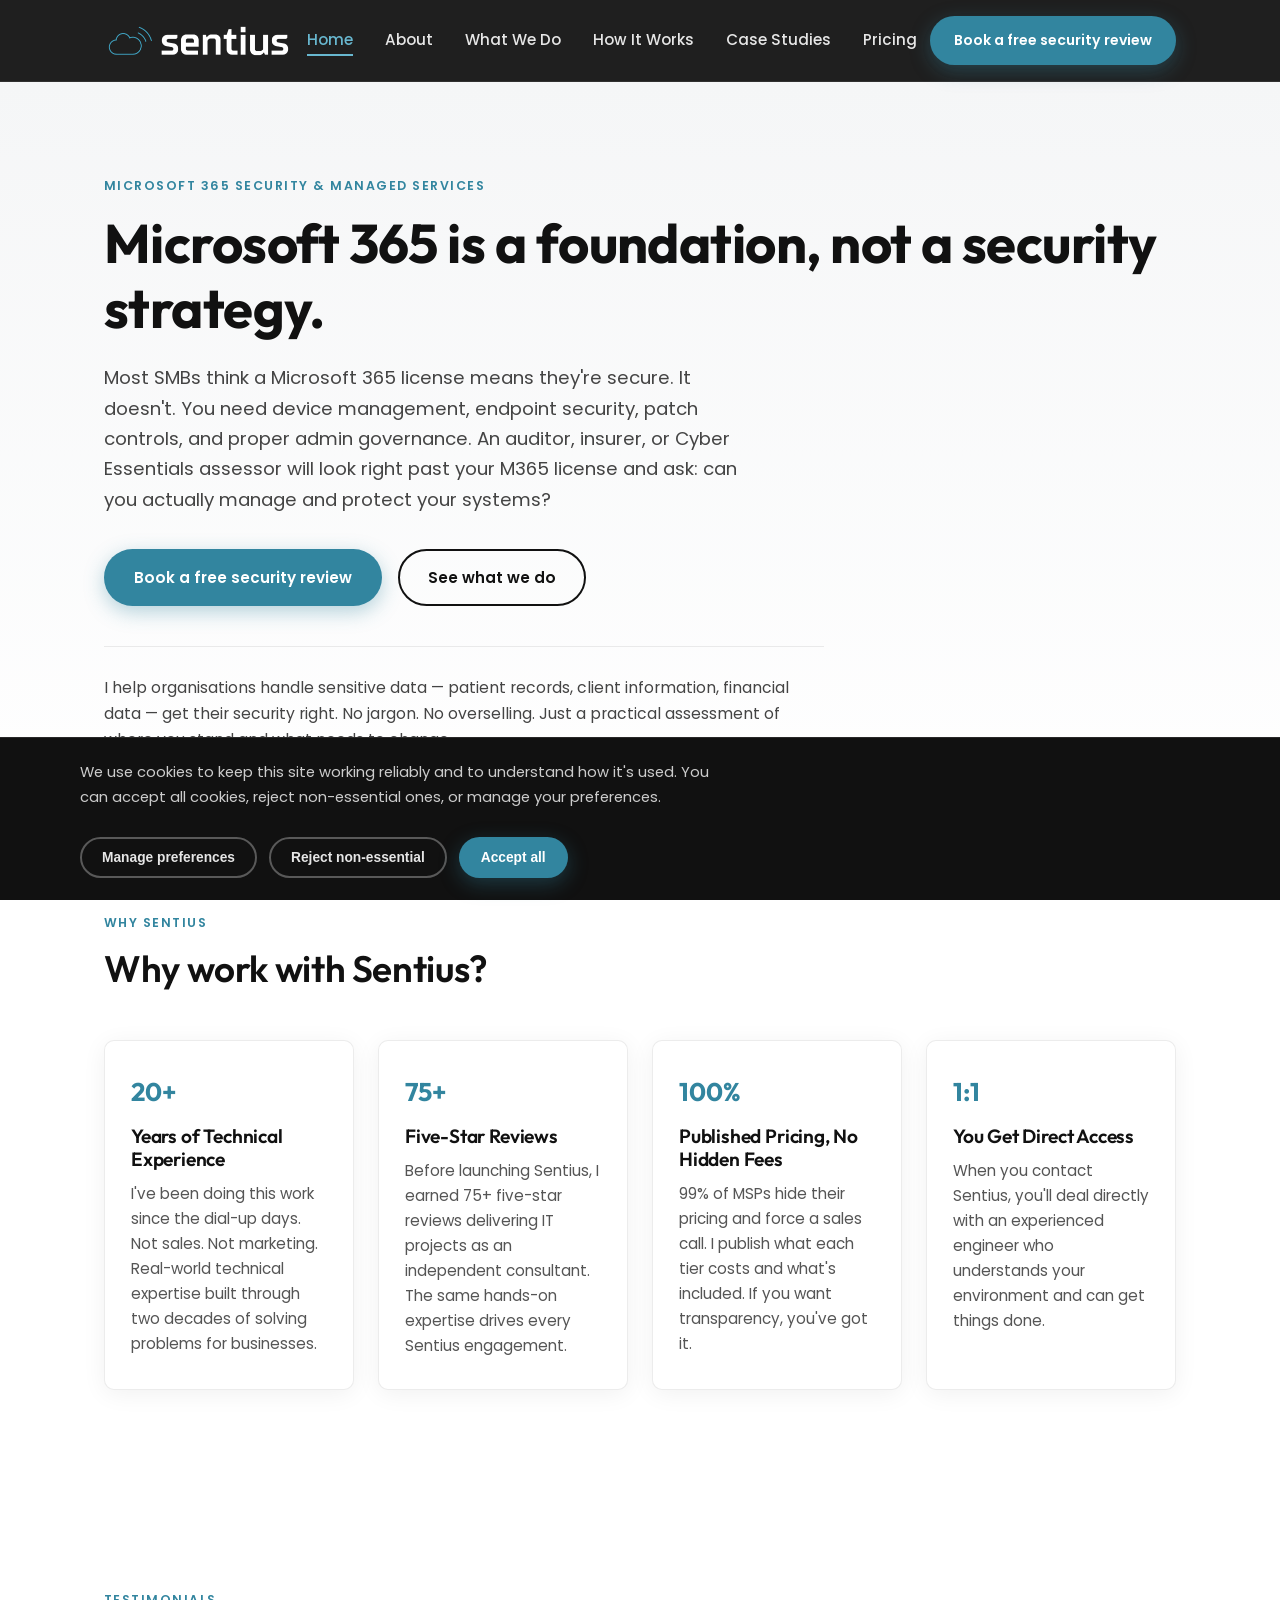
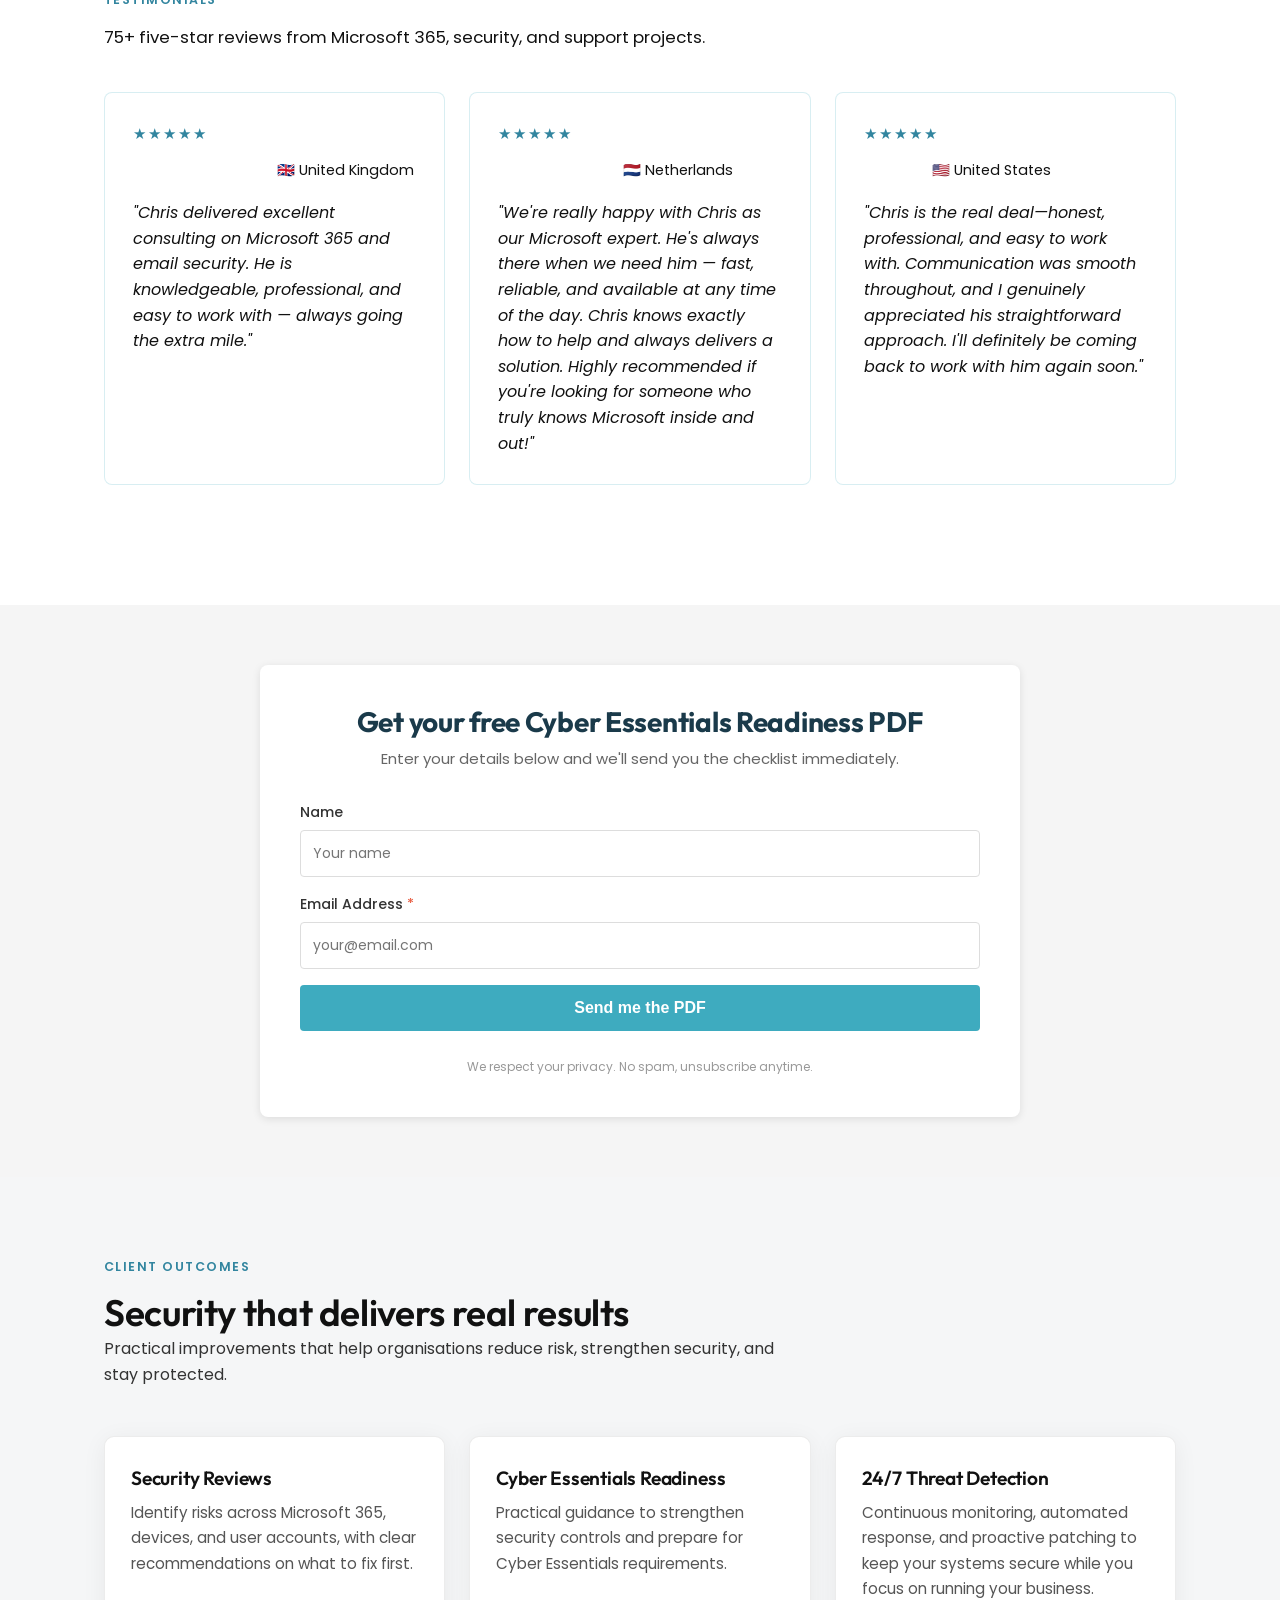
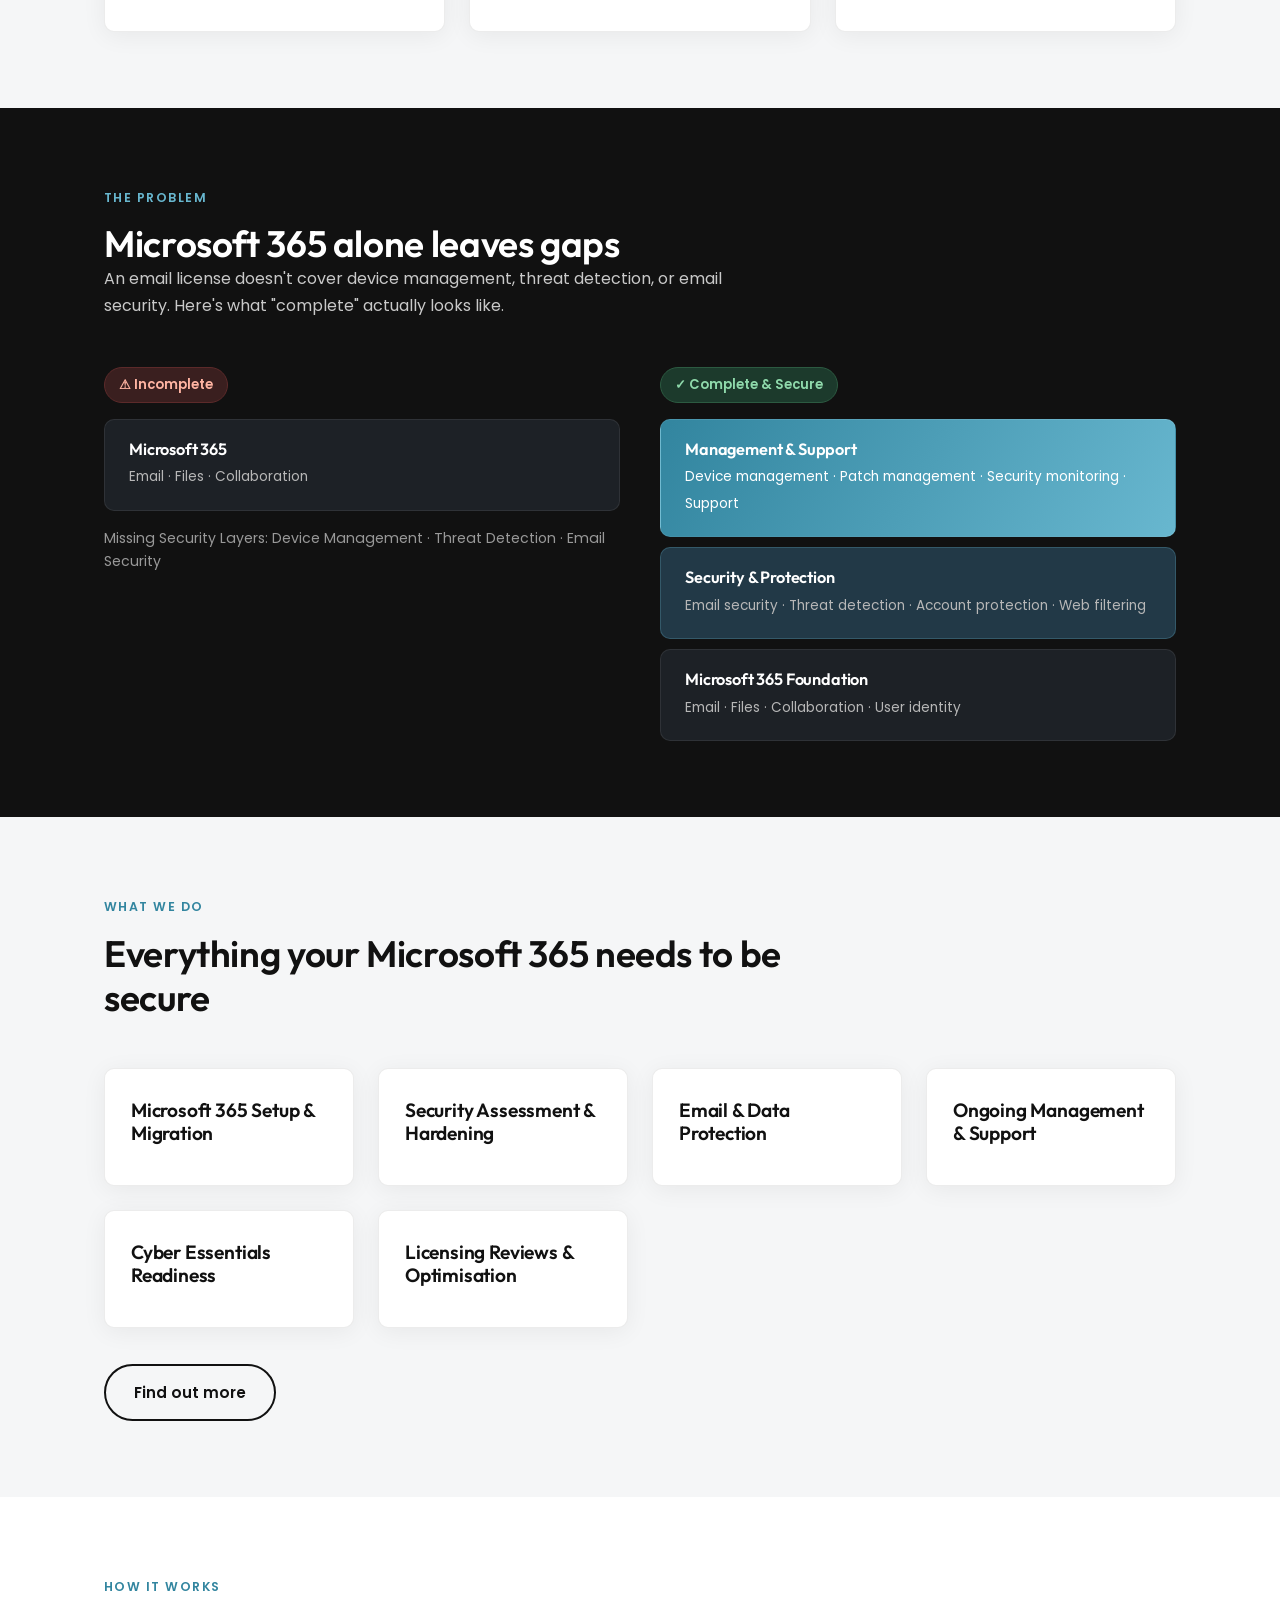
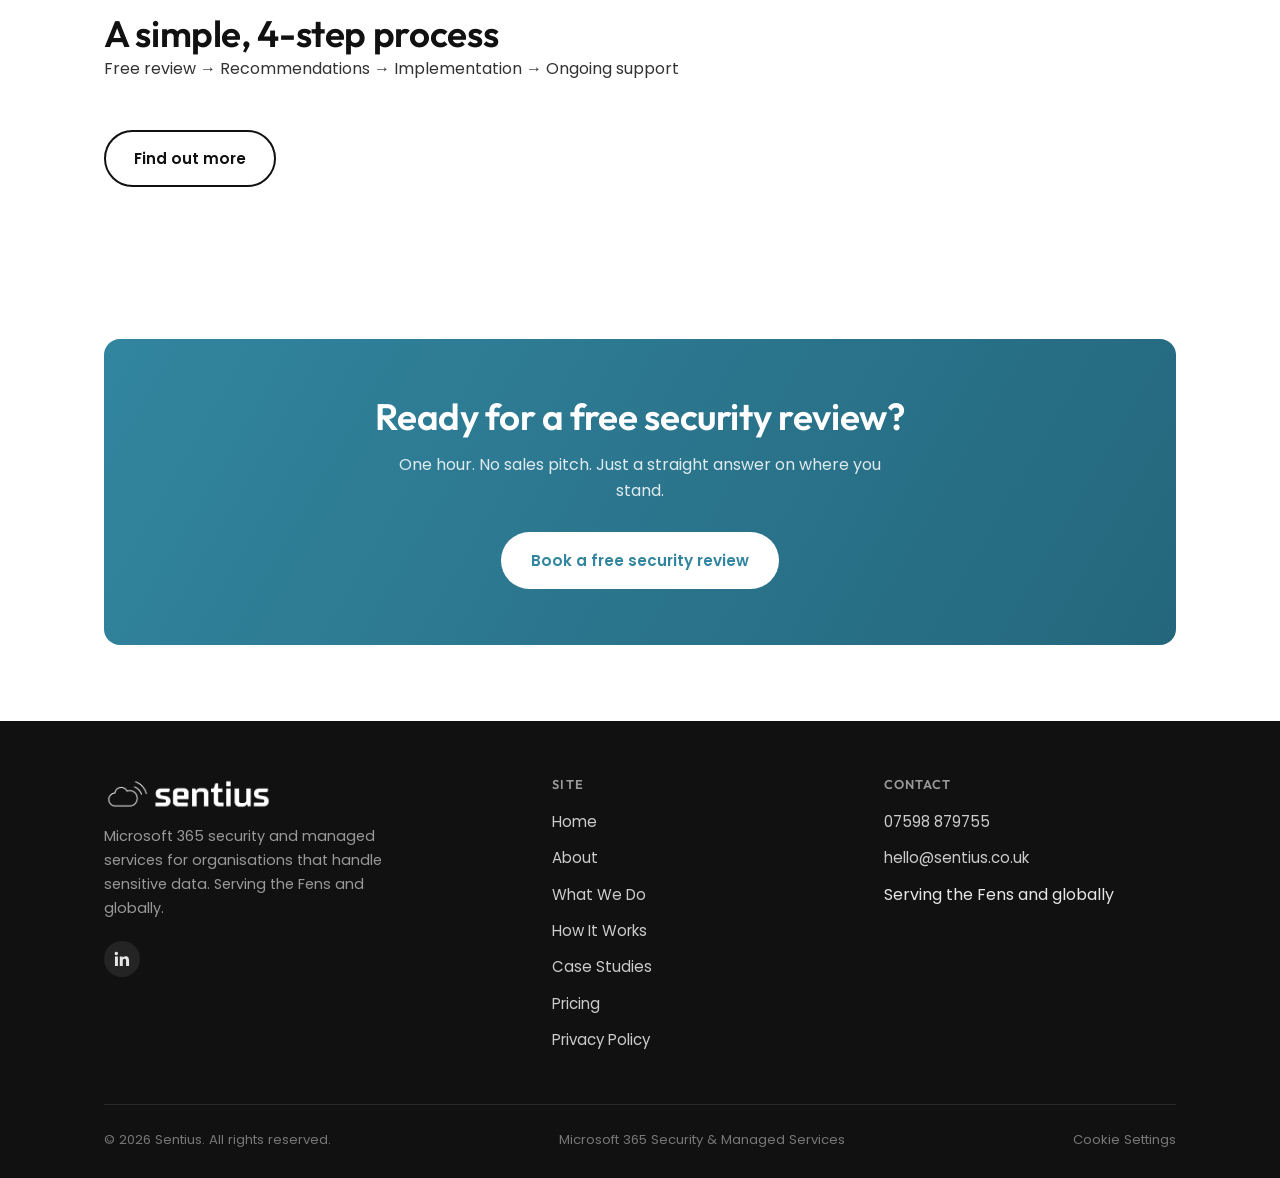
<file: index.html>
<!DOCTYPE html>
<html lang="en">
<head>
<meta charset="UTF-8">
<meta name="viewport" content="width=device-width, initial-scale=1.0">
<meta name="robots" content="index, follow">
<meta name="description" content="Microsoft 365 is a foundation, not a security strategy. Sentius helps SMBs manage and protect their systems — no jargon, no overselling, published pricing.">
<meta property="og:title" content="Sentius | Microsoft 365 Security &amp; Managed Services">
<meta property="og:description" content="Microsoft 365 is a foundation, not a security strategy. Sentius helps SMBs manage and protect their systems — no jargon, no overselling, published pricing.">
<meta property="og:image" content="https://sentius.co.uk/assets/og-image-home.svg">
<meta property="og:url" content="https://sentius.co.uk/">
<meta property="og:type" content="website">
<link rel="canonical" href="https://sentius.co.uk/">
<title>Sentius | Microsoft 365 Security &amp; Managed Services</title>
<link rel="icon" href="assets/favicon.ico">
<link rel="preconnect" href="https://fonts.googleapis.com">
<link rel="preconnect" href="https://fonts.gstatic.com" crossorigin>
<link href="https://fonts.googleapis.com/css2?family=Outfit:wght@500;600;700&family=Poppins:wght@400;500;600&display=swap" rel="stylesheet">
<link rel="stylesheet" href="css/style.css">
<style>
.testimonials-section {
  padding: 60px 0;
  background: var(--navy-dark);
  margin: 60px 0;
}

.testimonials-section h2 {
  font-size: 2.2rem;
  font-weight: 700;
  margin: 4px 0 20px;
  color: var(--white);
}

.testimonials-section .lede {
  font-size: 1.05rem;
  color: var(--gray-light);
  margin-bottom: 40px;
}

.testimonials-grid {
  display: grid;
  grid-template-columns: repeat(auto-fit, minmax(320px, 1fr));
  gap: 24px;
  margin-top: 40px;
}

.testimonial-card {
  background: rgba(255, 255, 255, 0.05);
  border: 1px solid rgba(62, 171, 191, 0.2);
  border-radius: 8px;
  padding: 28px;
  display: flex;
  flex-direction: column;
  gap: 16px;
  transition: all 0.3s ease;
}

.testimonial-card:hover {
  background: rgba(255, 255, 255, 0.08);
  border-color: rgba(62, 171, 191, 0.4);
}

.testimonial-header {
  display: flex;
  flex-direction: column;
  gap: 12px;
}

.testimonial-stars {
  color: var(--teal);
  font-size: 0.95rem;
  letter-spacing: 2px;
}

.testimonial-author {
  display: flex;
  align-items: center;
  gap: 8px;
  flex-wrap: wrap;
}

.testimonial-author strong {
  color: var(--white);
  font-weight: 600;
}

.testimonial-country {
  color: var(--gray-light);
  font-size: 0.9rem;
}

.testimonial-quote {
  color: var(--gray-light);
  font-size: 1rem;
  line-height: 1.6;
  margin: 0;
  font-style: italic;
}

@media (max-width: 768px) {
  .testimonials-section {
    padding: 40px 0;
    margin: 40px 0;
  }

  .testimonials-section h2 {
    font-size: 1.8rem;
  }

  .testimonials-grid {
    grid-template-columns: 1fr;
    gap: 20px;
  }
}
</style>
<script type="text/javascript">
    (function(c,l,a,r,i,t,y){
        c[a]=c[a]||function(){(c[a].q=c[a].q||[]).push(arguments)};
        t=l.createElement(r);t.async=1;t.src="https://www.clarity.ms/tag/"+i;
        y=l.getElementsByTagName(r)[0];y.parentNode.insertBefore(t,y);
    })(window, document, "clarity", "script", "y70itt7wc4");
</script>
<script type="application/ld+json">
{
  "@context": "https://schema.org",
  "@type": "LocalBusiness",
  "name": "Sentius Ltd",
  "image": "https://sentius.co.uk/assets/logo.png",
  "description": "Microsoft 365 security and managed services for organisations that handle sensitive data.",
  "url": "https://sentius.co.uk",
  "telephone": "+447598879755",
  "email": "hello@sentius.co.uk",
  "address": {
    "@type": "PostalAddress",
    "addressLocality": "King's Lynn",
    "addressRegion": "Norfolk",
    "postalCode": "PE30",
    "addressCountry": "GB"
  },
  "areaServed": ["GB", "US", "EU"],
  "priceRange": "£30-£80",
  "sameAs": [
    "https://www.linkedin.com/in/chris-warner-75b22317b/"
  ]
}
</script>
</head>
<body>

<header class="site-header">
  <div class="nav-wrap">
    <a href="index.html" class="logo-link">
      <img src="assets/logo.png" alt="Sentius logo">
    </a>
    <nav class="main-nav">
      <ul>
        <li><a href="index.html">Home</a></li>
        <li><a href="about.html">About</a></li>
        <li><a href="what-we-do.html">What We Do</a></li>
        <li><a href="how-it-works.html">How It Works</a></li>
        <li><a href="case-studies.html">Case Studies</a></li>
        <li><a href="pricing.html">Pricing</a></li>
      </ul>
    </nav>
    <div class="nav-cta">
      <a href="https://outlook.office365.com/owa/calendar/Sentius@sentius.co.uk/bookings/" target="_blank" rel="noopener" class="btn btn-primary">Book a free security review</a>
    </div>
    <button class="nav-toggle" aria-label="Toggle menu"><span></span><span></span><span></span></button>
  </div>
</header>

<main>

  <section class="hero">
    <div class="container hero-inner">
      <div>
        <span class="eyebrow">Microsoft 365 Security &amp; Managed Services</span>
        <h1>Microsoft&nbsp;365 is a foundation, not a security strategy.</h1>
        <p class="lede">Most SMBs think a Microsoft 365 license means they're secure. It doesn't. You need device management, endpoint security, patch controls, and proper admin governance. An auditor, insurer, or Cyber Essentials assessor will look right past your M365 license and ask: can you actually manage and protect your systems?</p>
        <div class="hero-actions">
          <a href="https://outlook.office365.com/owa/calendar/Sentius@sentius.co.uk/bookings/" target="_blank" rel="noopener" class="btn btn-primary">Book a free security review</a>
          <a href="what-we-do.html" class="btn btn-outline">See what we do</a>
        </div>
        <p class="hero-note">I help organisations handle sensitive data &mdash; patient records, client information, financial data &mdash; get their security right. No jargon. No overselling. Just a practical assessment of where you stand and what needs to change.</p>
      </div>
    </div>
  </section>

  <section>
    <div class="container">
      <div class="section-head">
        <span class="eyebrow">Why Sentius</span>
        <h2>Why work with Sentius?</h2>
      </div>
      <div class="grid-cards">
        <div class="card">
          <div class="num">20+</div>
          <h3>Years of Technical Experience</h3>
          <p>I've been doing this work since the dial-up days. Not sales. Not marketing. Real-world technical expertise built through two decades of solving problems for businesses.</p>
        </div>
        <div class="card">
          <div class="num">75+</div>
          <h3>Five-Star Reviews</h3>
          <p>Before launching Sentius, I earned 75+ five-star reviews delivering IT projects as an independent consultant. The same hands-on expertise drives every Sentius engagement.</p>
        </div>
        <div class="card">
          <div class="num">100%</div>
          <h3>Published Pricing, No Hidden Fees</h3>
          <p>99% of MSPs hide their pricing and force a sales call. I publish what each tier costs and what's included. If you want transparency, you've got it.</p>
        </div>
        <div class="card">
          <div class="num">1:1</div>
          <h3>You Get Direct Access</h3>
          <p>When you contact Sentius, you'll deal directly with an experienced engineer who understands your environment and can get things done.</p>
        </div>
      </div>
    </div>
  </section>

  <section class="testimonials-section">
    <div class="container">
      <span class="eyebrow">Testimonials</span>
      <p class="lede">75+ five-star reviews from Microsoft 365, security, and support projects.</p>

      <div class="testimonials-grid">

        <div class="testimonial-card">
          <div class="testimonial-header">
            <div class="testimonial-stars">★★★★★</div>
            <div class="testimonial-author">
              <strong>fabriciodesouza</strong>
              <span class="testimonial-country">🇬🇧 United Kingdom</span>
            </div>
          </div>
          <p class="testimonial-quote">"Chris delivered excellent consulting on Microsoft 365 and email security. He is knowledgeable, professional, and easy to work with — always going the extra mile."</p>
        </div>

        <div class="testimonial-card">
          <div class="testimonial-header">
            <div class="testimonial-stars">★★★★★</div>
            <div class="testimonial-author">
              <strong>icteraanjehuis</strong>
              <span class="testimonial-country">🇳🇱 Netherlands</span>
            </div>
          </div>
          <p class="testimonial-quote">"We're really happy with Chris as our Microsoft expert. He's always there when we need him — fast, reliable, and available at any time of the day. Chris knows exactly how to help and always delivers a solution. Highly recommended if you're looking for someone who truly knows Microsoft inside and out!"</p>
        </div>

        <div class="testimonial-card">
          <div class="testimonial-header">
            <div class="testimonial-stars">★★★★★</div>
            <div class="testimonial-author">
              <strong>gvari01</strong>
              <span class="testimonial-country">🇺🇸 United States</span>
            </div>
          </div>
          <p class="testimonial-quote">"Chris is the real deal—honest, professional, and easy to work with. Communication was smooth throughout, and I genuinely appreciated his straightforward approach. I'll definitely be coming back to work with him again soon."</p>
        </div>

      </div>
    </div>
  </section>

<section style="padding: 60px 0; background: #f5f5f5;">
  <div class="container" style="max-width: 800px; margin: 0 auto; padding: 0 20px;">
    <div style="background: white; padding: 40px; border-radius: 8px; box-shadow: 0 2px 8px rgba(0,0,0,0.1);">
      
      <h2 style="font-size: 28px; font-weight: bold; color: #1a3a4a; margin: 0 0 8px 0; text-align: center;">Get your free Cyber Essentials Readiness PDF</h2>
      
      <p style="color: #666; text-align: center; margin: 0 0 30px 0; font-size: 15px; line-height: 1.6;">Enter your details below and we'll send you the checklist immediately.</p>
      
      <form id="ceForm" style="display: flex; flex-direction: column; gap: 16px;">
        
        <div>
          <label for="firstName" style="display: block; font-weight: 500; margin-bottom: 6px; color: #333; font-size: 14px;">Name</label>
          <input 
            type="text" 
            id="firstName" 
            name="firstName"
            required
            placeholder="Your name"
            style="width: 100%; padding: 12px; border: 1px solid #ddd; border-radius: 4px; font-size: 14px; box-sizing: border-box; font-family: inherit;"
          >
        </div>
        
        <div>
          <label for="email" style="display: block; font-weight: 500; margin-bottom: 6px; color: #333; font-size: 14px;">Email Address <span style="color: #e85c41;">*</span></label>
          <input 
            type="email" 
            id="email" 
            name="email"
            required
            placeholder="your@email.com"
            style="width: 100%; padding: 12px; border: 1px solid #ddd; border-radius: 4px; font-size: 14px; box-sizing: border-box; font-family: inherit;"
          >
        </div>
        
        <button 
          type="submit"
          style="background-color: #3EABBF; color: white; border: none; padding: 14px 30px; font-weight: bold; font-size: 16px; cursor: pointer; border-radius: 4px; width: 100%; transition: background-color 0.2s;"
          onmouseover="this.style.backgroundColor='#2a8fa3'"
          onmouseout="this.style.backgroundColor='#3EABBF'"
        >
          Send me the PDF
        </button>
        
        <p style="font-size: 12px; color: #999; margin: 10px 0 0 0; text-align: center;">We respect your privacy. No spam, unsubscribe anytime.</p>
        
        <div id="formMessage" style="display: none; padding: 12px; border-radius: 4px; text-align: center; margin-top: 10px; font-size: 14px;"></div>
      </form>
    </div>
  </div>
</section>

<script>
document.getElementById('ceForm').addEventListener('submit', async function(e) {
  e.preventDefault();
  
  const firstName = document.getElementById('firstName').value;
  const email = document.getElementById('email').value;
  const messageDiv = document.getElementById('formMessage');
  const submitBtn = this.querySelector('button[type="submit"]');
  
  submitBtn.disabled = true;
  submitBtn.textContent = 'Sending...';
  messageDiv.style.display = 'none';
  
  try {
    const response = await fetch('https://default79bddacbeb584315b2ee83966858d7.13.environment.api.powerplatform.com:443/powerautomate/automations/direct/cu/26/workflows/33ff9d2858d54606a2a4982ecc52d7b0/triggers/manual/paths/invoke?api-version=1&sp=%2Ftriggers%2Fmanual%2Frun&sv=1.0&sig=KjIqbp4B-G_SHOgc4-4ngvhR1t_5SLrv2yPpm-Xpplw', {
      method: 'POST',
      headers: {
        'Content-Type': 'application/json'
      },
      body: JSON.stringify({
        firstName: firstName,
        email: email
      })
    });
    
    if (response.ok) {
      messageDiv.style.backgroundColor = '#d4edda';
      messageDiv.style.color = '#155724';
      messageDiv.style.border = '1px solid #c3e6cb';
      messageDiv.textContent = '✓ Success! Check your email for the PDF.';
      messageDiv.style.display = 'block';
      document.getElementById('ceForm').reset();
      submitBtn.disabled = false;
      submitBtn.textContent = 'Send me the PDF';
    } else {
      throw new Error('Failed to submit');
    }
  } catch (error) {
    messageDiv.style.backgroundColor = '#f8d7da';
    messageDiv.style.color = '#721c24';
    messageDiv.style.border = '1px solid #f5c6cb';
    messageDiv.textContent = '✕ Something went wrong. Please try again.';
    messageDiv.style.display = 'block';
    submitBtn.disabled = false;
    submitBtn.textContent = 'Send me the PDF';
  }
});
</script>

  <section class="section-tint">
    <div class="container">
      <div class="section-head">
        <span class="eyebrow">Client Outcomes</span>
        <h2>Security that delivers real results</h2>
        <p>Practical improvements that help organisations reduce risk, strengthen security, and stay protected.</p>
      </div>
      <div class="grid-cards">
        <div class="card">
          <h3>Security Reviews</h3>
          <p>Identify risks across Microsoft 365, devices, and user accounts, with clear recommendations on what to fix first.</p>
        </div>
        <div class="card">
          <h3>Cyber Essentials Readiness</h3>
          <p>Practical guidance to strengthen security controls and prepare for Cyber Essentials requirements.</p>
        </div>
        <div class="card">
          <h3>24/7 Threat Detection</h3>
          <p>Continuous monitoring, automated response, and proactive patching to keep your systems secure while you focus on running your business.</p>
        </div>
      </div>
    </div>
  </section>
  <section class="section-dark">
    <div class="container">
      <div class="section-head">
        <span class="eyebrow" style="color:var(--teal-light)">The Problem</span>
        <h2>Microsoft 365 alone leaves gaps</h2>
        <p>An email license doesn't cover device management, threat detection, or email security. Here's what "complete" actually looks like.</p>
      </div>

      <div style="display:grid; grid-template-columns: 1fr 1fr; gap:40px; align-items:start;">
        <div>
          <span class="stack-flag">&#9888; Incomplete</span>
          <div class="stack stack-incomplete">
            <div class="stack-layer base">
              <h4>Microsoft 365</h4>
              <span>Email &middot; Files &middot; Collaboration</span>
            </div>
          </div>
          <p style="margin-top:16px; font-size:0.88rem; color:#999;">Missing Security Layers: Device Management &middot; Threat Detection &middot; Email Security</p>
        </div>
        <div>
          <span class="stack-flag" style="background:#1c3a2c; color:#8fd9ab; border-color:#2c5a41;">&#10003; Complete &amp; Secure</span>
          <div class="stack">
            <div class="stack-layer top">
              <h4>Management &amp; Support</h4>
              <span>Device management &middot; Patch management &middot; Security monitoring &middot; Support</span>
            </div>
            <div class="stack-layer mid">
              <h4>Security &amp; Protection</h4>
              <span>Email security &middot; Threat detection &middot; Account protection &middot; Web filtering</span>
            </div>
            <div class="stack-layer base">
              <h4>Microsoft 365 Foundation</h4>
              <span>Email &middot; Files &middot; Collaboration &middot; User identity</span>
            </div>
          </div>
        </div>
      </div>
    </div>
  </section>

  <section class="section-tint">
    <div class="container">
      <div class="section-head">
        <span class="eyebrow">What We Do</span>
        <h2>Everything your Microsoft 365 needs to be secure</h2>
      </div>
      <div class="grid-cards">
        <div class="card"><h3>Microsoft 365 Setup &amp; Migration</h3></div>
        <div class="card"><h3>Security Assessment &amp; Hardening</h3></div>
        <div class="card"><h3>Email &amp; Data Protection</h3></div>
        <div class="card"><h3>Ongoing Management &amp; Support</h3></div>
        <div class="card"><h3>Cyber Essentials Readiness</h3></div>
        <div class="card"><h3>Licensing Reviews &amp; Optimisation</h3></div>
      </div>
      <div style="margin-top:36px;">
        <a href="what-we-do.html" class="btn btn-outline">Find out more</a>
      </div>
    </div>
  </section>

  <section>
    <div class="container">
      <div class="section-head">
        <span class="eyebrow">How It Works</span>
        <h2>A simple, 4-step process</h2>
        <p>Free review &rarr; Recommendations &rarr; Implementation &rarr; Ongoing support</p>
      </div>
      <div style="margin-top:36px;">
        <a href="how-it-works.html" class="btn btn-outline">Find out more</a>
      </div>
    </div>
  </section>

  <section>
    <div class="container">
      <div class="cta-banner">
        <h2>Ready for a free security review?</h2>
        <p>One hour. No sales pitch. Just a straight answer on where you stand.</p>
        <a href="https://outlook.office365.com/owa/calendar/Sentius@sentius.co.uk/bookings/" target="_blank" rel="noopener" class="btn" style="background:var(--white); color:var(--teal);">Book a free security review</a>
      </div>
    </div>
  </section>

</main>

<footer class="site-footer">
  <div class="container">
    <div class="footer-top">
      <div class="footer-brand">
        <img src="assets/logo.png" alt="Sentius logo">
        <p>Microsoft 365 security and managed services for organisations that handle sensitive data. Serving the Fens and globally.</p>
        <div class="footer-social">
          <a href="https://www.linkedin.com/in/chris-warner-75b22317b/" target="_blank" rel="noopener" aria-label="Sentius on LinkedIn">
            <svg viewBox="0 0 24 24" width="20" height="20" fill="currentColor" aria-hidden="true"><path d="M20.45 20.45h-3.56v-5.57c0-1.33-.02-3.04-1.85-3.04-1.85 0-2.14 1.45-2.14 2.94v5.67H9.34V9h3.42v1.56h.05c.48-.9 1.64-1.85 3.38-1.85 3.6 0 4.27 2.37 4.27 5.46v6.28zM5.34 7.43a2.07 2.07 0 1 1 0-4.13 2.07 2.07 0 0 1 0 4.13zM7.12 20.45H3.56V9h3.56v11.45z"/></svg>
          </a>
        </div>
      </div>
      <div class="footer-col">
        <h4>Site</h4>
        <ul>
          <li><a href="index.html">Home</a></li>
          <li><a href="about.html">About</a></li>
          <li><a href="what-we-do.html">What We Do</a></li>
          <li><a href="how-it-works.html">How It Works</a></li>
          <li><a href="case-studies.html">Case Studies</a></li>
          <li><a href="pricing.html">Pricing</a></li>
          <li><a href="privacy-policy.html">Privacy Policy</a></li>
        </ul>
      </div>
      <div class="footer-col">
        <h4>Contact</h4>
        <ul>
          <li><a href="tel:07598879755">07598 879755</a></li>
          <li><a href="mailto:hello@sentius.co.uk">hello@sentius.co.uk</a></li>
          <li>Serving the Fens and globally</li>
        </ul>
      </div>
    </div>
    <div class="footer-bottom">
      <span>&copy; <span id="year"></span> Sentius. All rights reserved.</span>
      <span>Microsoft 365 Security &amp; Managed Services</span>
      <a href="#" data-cookie-settings>Cookie Settings</a>
    </div>
  </div>
</footer>

<script src="js/main.js"></script>
<script src="js/cookie-consent.js"></script>
<script>document.getElementById('year').textContent = new Date().getFullYear();</script>
</body>
</html>
</file>
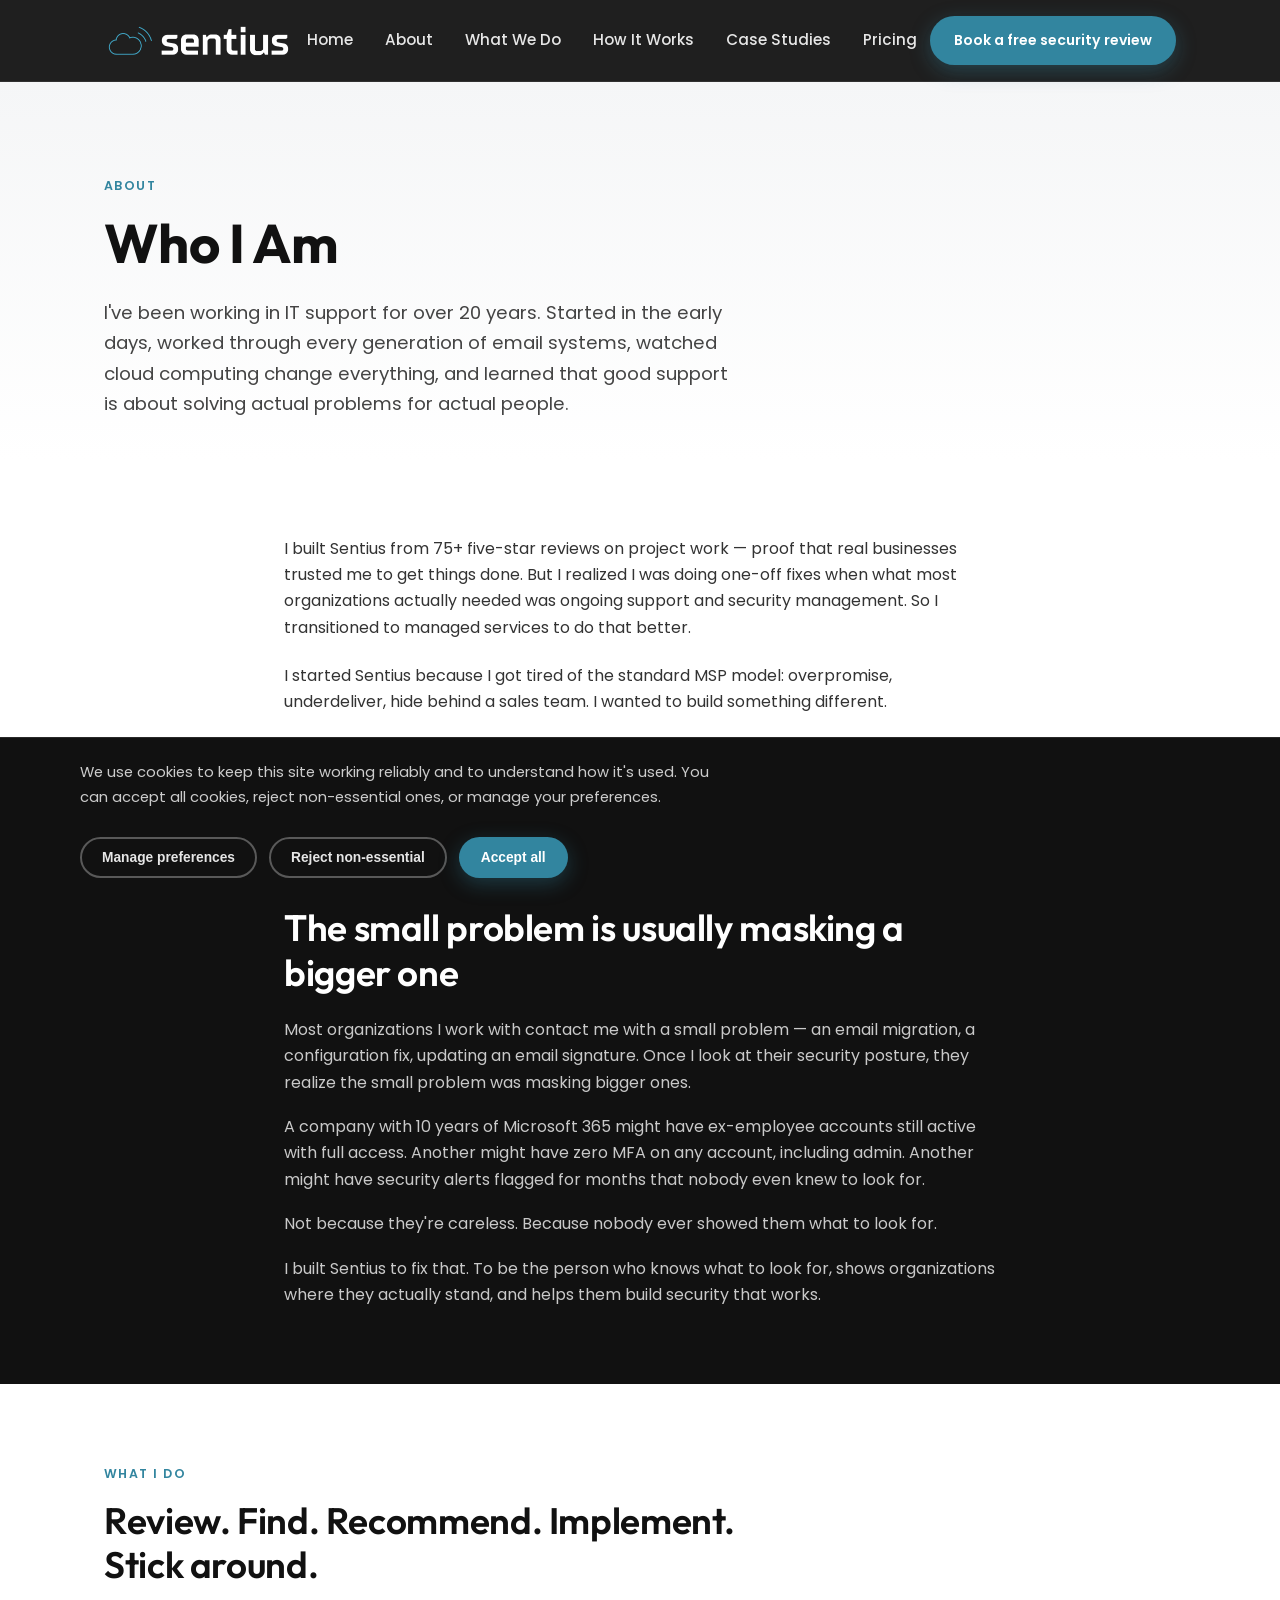
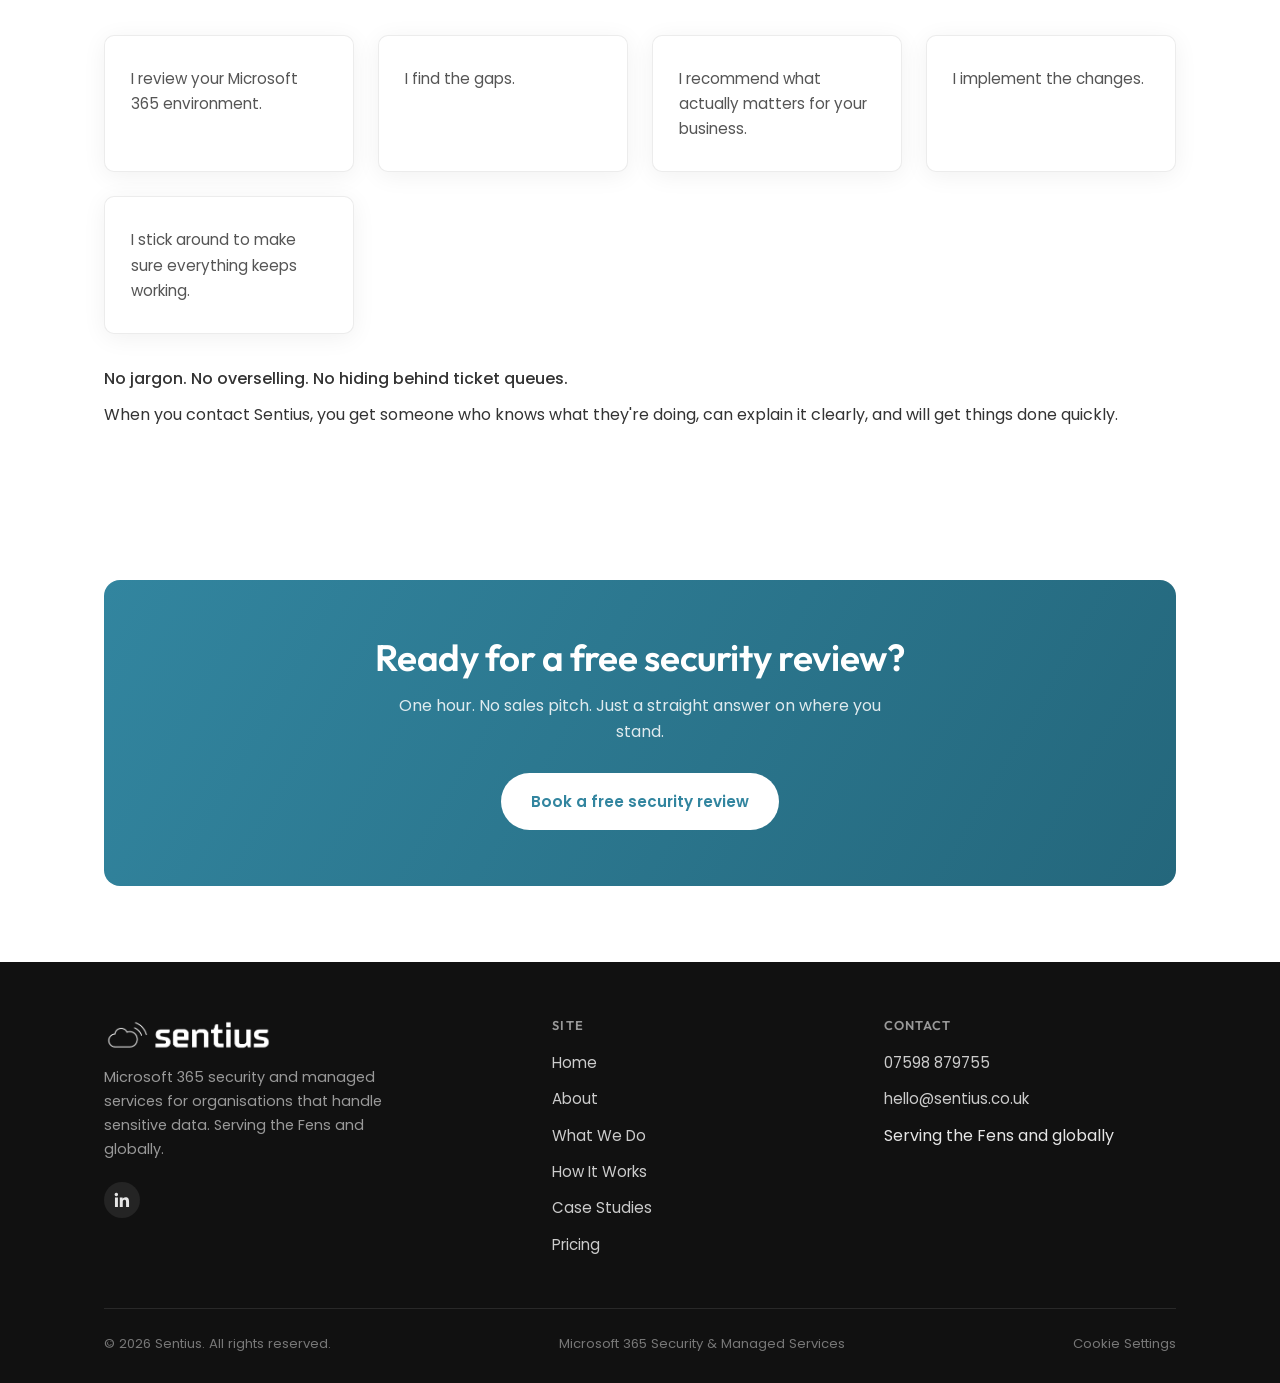
<file: about-pre-clarity.html>
<!DOCTYPE html>
<html lang="en">
<head>
<meta charset="UTF-8">
<meta name="viewport" content="width=device-width, initial-scale=1.0">
<meta name="robots" content="index, follow">
<meta name="description" content="20+ years of IT support experience. I built Sentius to help organisations find their security gaps and fix them — no jargon, no overselling.">
<meta property="og:title" content="About Sentius | 20+ Years of Microsoft 365 Support">
<meta property="og:description" content="20+ years of IT support experience. I built Sentius to help organisations find their security gaps and fix them — no jargon, no overselling.">
<meta property="og:image" content="https://sentius.co.uk/assets/og-image-home.svg">
<meta property="og:url" content="https://sentius.co.uk/about.html">
<meta property="og:type" content="website">
<link rel="canonical" href="https://sentius.co.uk/about.html">
<title>About Sentius | Microsoft 365 Support</title>
<link rel="icon" href="assets/favicon.ico">
<link rel="preconnect" href="https://fonts.googleapis.com">
<link rel="preconnect" href="https://fonts.gstatic.com" crossorigin>
<link href="https://fonts.googleapis.com/css2?family=Outfit:wght@500;600;700&family=Poppins:wght@400;500;600&display=swap" rel="stylesheet">
<link rel="stylesheet" href="css/style.css">
</head>
<body>

<header class="site-header">
  <div class="nav-wrap">
    <a href="index.html" class="logo-link"><img src="assets/logo.png" alt="Sentius logo"></a>
    <nav class="main-nav">
      <ul>
        <li><a href="index.html">Home</a></li>
        <li><a href="about.html">About</a></li>
        <li><a href="what-we-do.html">What We Do</a></li>
        <li><a href="how-it-works.html">How It Works</a></li>
        <li><a href="case-studies.html">Case Studies</a></li>
        <li><a href="pricing.html">Pricing</a></li>
      </ul>
    </nav>
    <div class="nav-cta">
      <a href="https://outlook.office365.com/owa/calendar/Sentius@sentius.co.uk/bookings/" target="_blank" rel="noopener" class="btn btn-primary">Book a free security review</a>
    </div>
    <button class="nav-toggle" aria-label="Toggle menu"><span></span><span></span><span></span></button>
  </div>
</header>

<main>
  <section class="hero" style="padding-bottom:40px;">
    <div class="container">
      <span class="eyebrow">About</span>
      <h1>Who I Am</h1>
      <p class="lede">I've been working in IT support for over 20 years. Started in the early days, worked through every generation of email systems, watched cloud computing change everything, and learned that good support is about solving actual problems for actual people.</p>
    </div>
  </section>

  <section>
    <div class="container" style="max-width:760px;">
      <p style="margin-bottom:22px;">I built Sentius from 75+ five-star reviews on project work &mdash; proof that real businesses trusted me to get things done. But I realized I was doing one-off fixes when what most organizations actually needed was ongoing support and security management. So I transitioned to managed services to do that better.</p>
      <p>I started Sentius because I got tired of the standard MSP model: overpromise, underdeliver, hide behind a sales team. I wanted to build something different.</p>
    </div>
  </section>

  <section class="section-dark">
    <div class="container" style="max-width:760px;">
      <span class="eyebrow" style="color:var(--teal-light)">Why Sentius Exists</span>
      <h2 style="margin-bottom:22px;">The small problem is usually masking a bigger one</h2>
      <p style="margin-bottom:18px;">Most organizations I work with contact me with a small problem &mdash; an email migration, a configuration fix, updating an email signature. Once I look at their security posture, they realize the small problem was masking bigger ones.</p>
      <p style="margin-bottom:18px;">A company with 10 years of Microsoft 365 might have ex-employee accounts still active with full access. Another might have zero MFA on any account, including admin. Another might have security alerts flagged for months that nobody even knew to look for.</p>
      <p style="margin-bottom:18px;">Not because they're careless. Because nobody ever showed them what to look for.</p>
      <p>I built Sentius to fix that. To be the person who knows what to look for, shows organizations where they actually stand, and helps them build security that works.</p>
    </div>
  </section>

  <section>
    <div class="container">
      <div class="section-head">
        <span class="eyebrow">What I Do</span>
        <h2>Review. Find. Recommend. Implement. Stick around.</h2>
      </div>
      <div class="grid-cards">
        <div class="card"><p>I review your Microsoft 365 environment.</p></div>
        <div class="card"><p>I find the gaps.</p></div>
        <div class="card"><p>I recommend what actually matters for your business.</p></div>
        <div class="card"><p>I implement the changes.</p></div>
        <div class="card"><p>I stick around to make sure everything keeps working.</p></div>
      </div>
      <p style="margin-top:32px; font-weight:500;">No jargon. No overselling. No hiding behind ticket queues.</p>
      <p style="margin-top:10px;">When you contact Sentius, you get someone who knows what they're doing, can explain it clearly, and will get things done quickly.</p>
    </div>
  </section>

  <section>
    <div class="container">
      <div class="cta-banner">
        <h2>Ready for a free security review?</h2>
        <p>One hour. No sales pitch. Just a straight answer on where you stand.</p>
        <a href="https://outlook.office365.com/owa/calendar/Sentius@sentius.co.uk/bookings/" target="_blank" rel="noopener" class="btn" style="background:var(--white); color:var(--teal);">Book a free security review</a>
      </div>
    </div>
  </section>
</main>

<footer class="site-footer">
  <div class="container">
    <div class="footer-top">
      <div class="footer-brand">
        <img src="assets/logo.png" alt="Sentius logo">
        <p>Microsoft 365 security and managed services for organisations that handle sensitive data. Serving the Fens and globally.</p>
        <div class="footer-social">
          <a href="https://www.linkedin.com/in/chris-warner-75b22317b/" target="_blank" rel="noopener" aria-label="Sentius on LinkedIn">
            <svg viewBox="0 0 24 24" width="20" height="20" fill="currentColor" aria-hidden="true"><path d="M20.45 20.45h-3.56v-5.57c0-1.33-.02-3.04-1.85-3.04-1.85 0-2.14 1.45-2.14 2.94v5.67H9.34V9h3.42v1.56h.05c.48-.9 1.64-1.85 3.38-1.85 3.6 0 4.27 2.37 4.27 5.46v6.28zM5.34 7.43a2.07 2.07 0 1 1 0-4.13 2.07 2.07 0 0 1 0 4.13zM7.12 20.45H3.56V9h3.56v11.45z"/></svg>
          </a>
        </div>
      </div>
      <div class="footer-col">
        <h4>Site</h4>
        <ul>
          <li><a href="index.html">Home</a></li>
          <li><a href="about.html">About</a></li>
          <li><a href="what-we-do.html">What We Do</a></li>
          <li><a href="how-it-works.html">How It Works</a></li>
          <li><a href="case-studies.html">Case Studies</a></li>
          <li><a href="pricing.html">Pricing</a></li>
        </ul>
      </div>
      <div class="footer-col">
        <h4>Contact</h4>
        <ul>
          <li><a href="tel:07598879755">07598 879755</a></li>
          <li><a href="mailto:hello@sentius.co.uk">hello@sentius.co.uk</a></li>
          <li>Serving the Fens and globally</li>
        </ul>
      </div>
    </div>
    <div class="footer-bottom">
      <span>&copy; <span id="year"></span> Sentius. All rights reserved.</span>
      <span>Microsoft 365 Security &amp; Managed Services</span>
      <a href="#" data-cookie-settings>Cookie Settings</a>
    </div>
  </div>
</footer>

<script src="js/main.js"></script>
<script src="js/cookie-consent.js"></script>
<script>document.getElementById('year').textContent = new Date().getFullYear();</script>
</body>
</html>
</file>
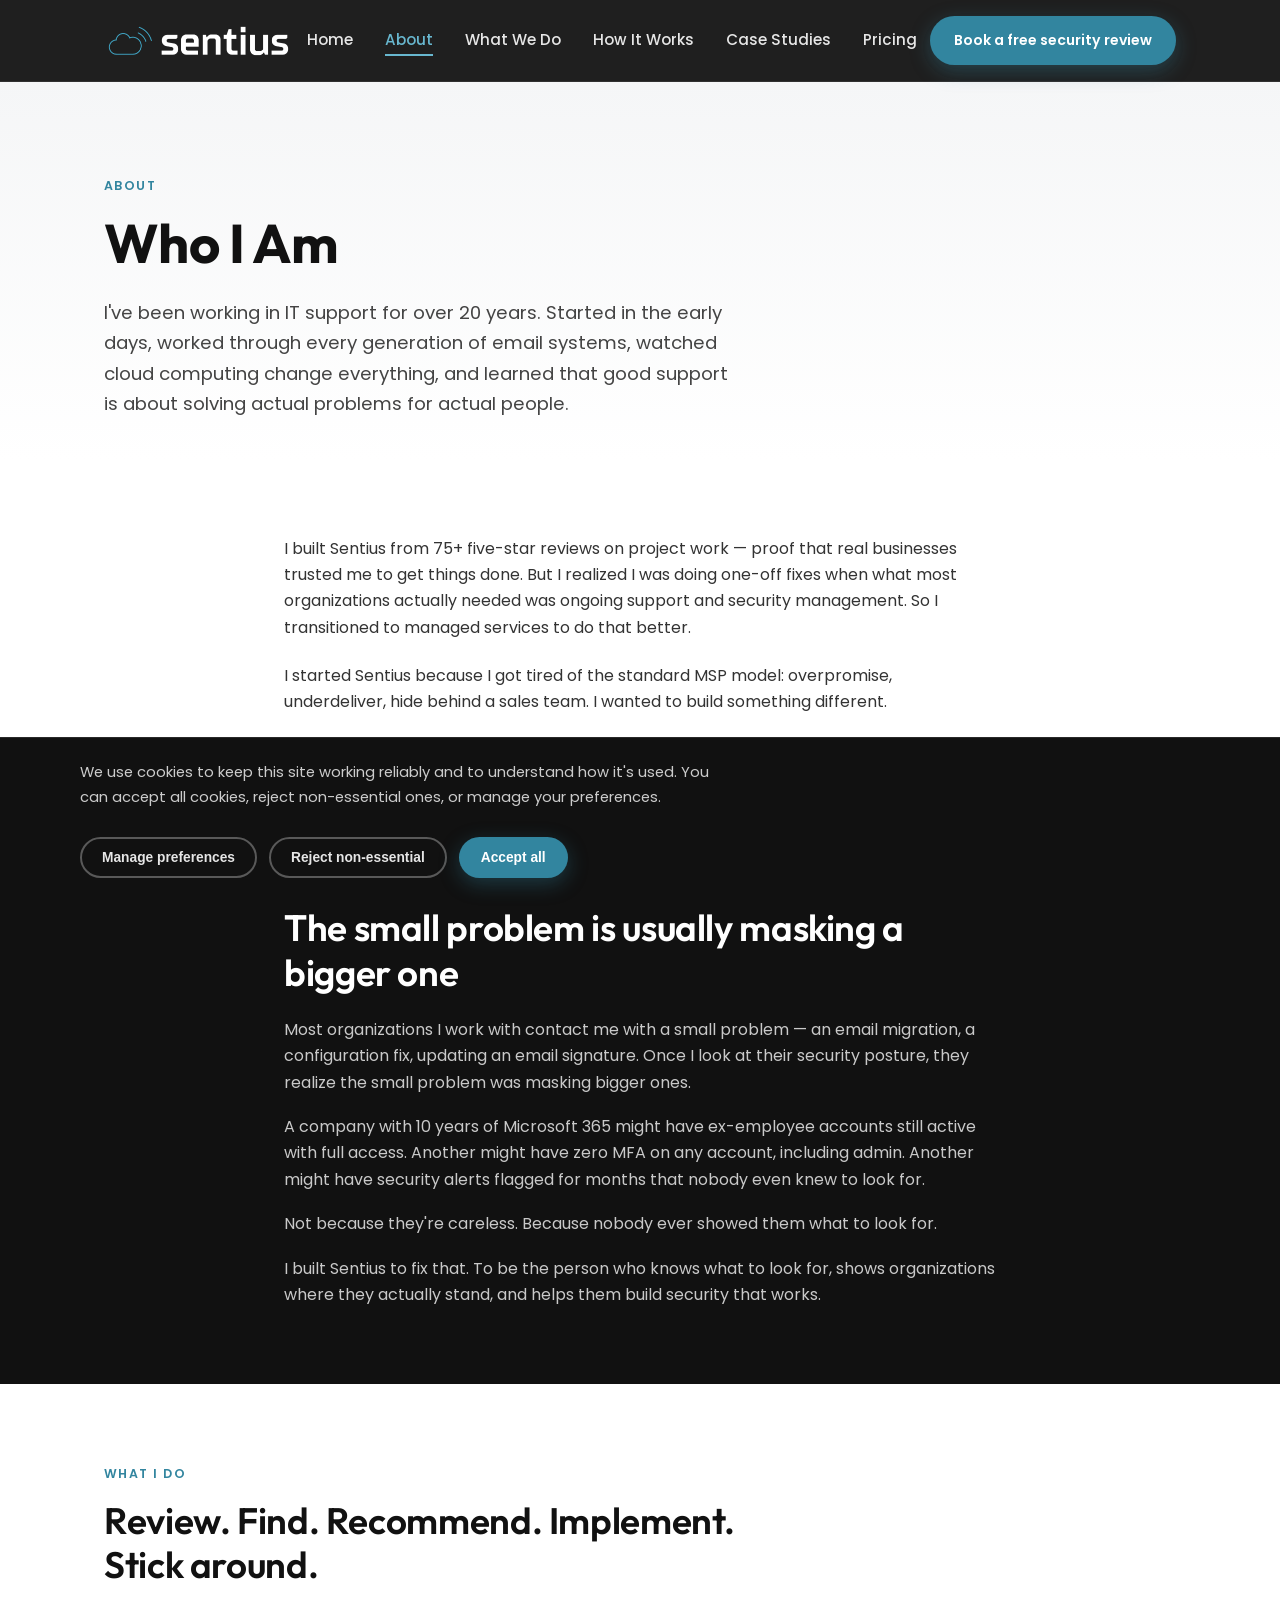
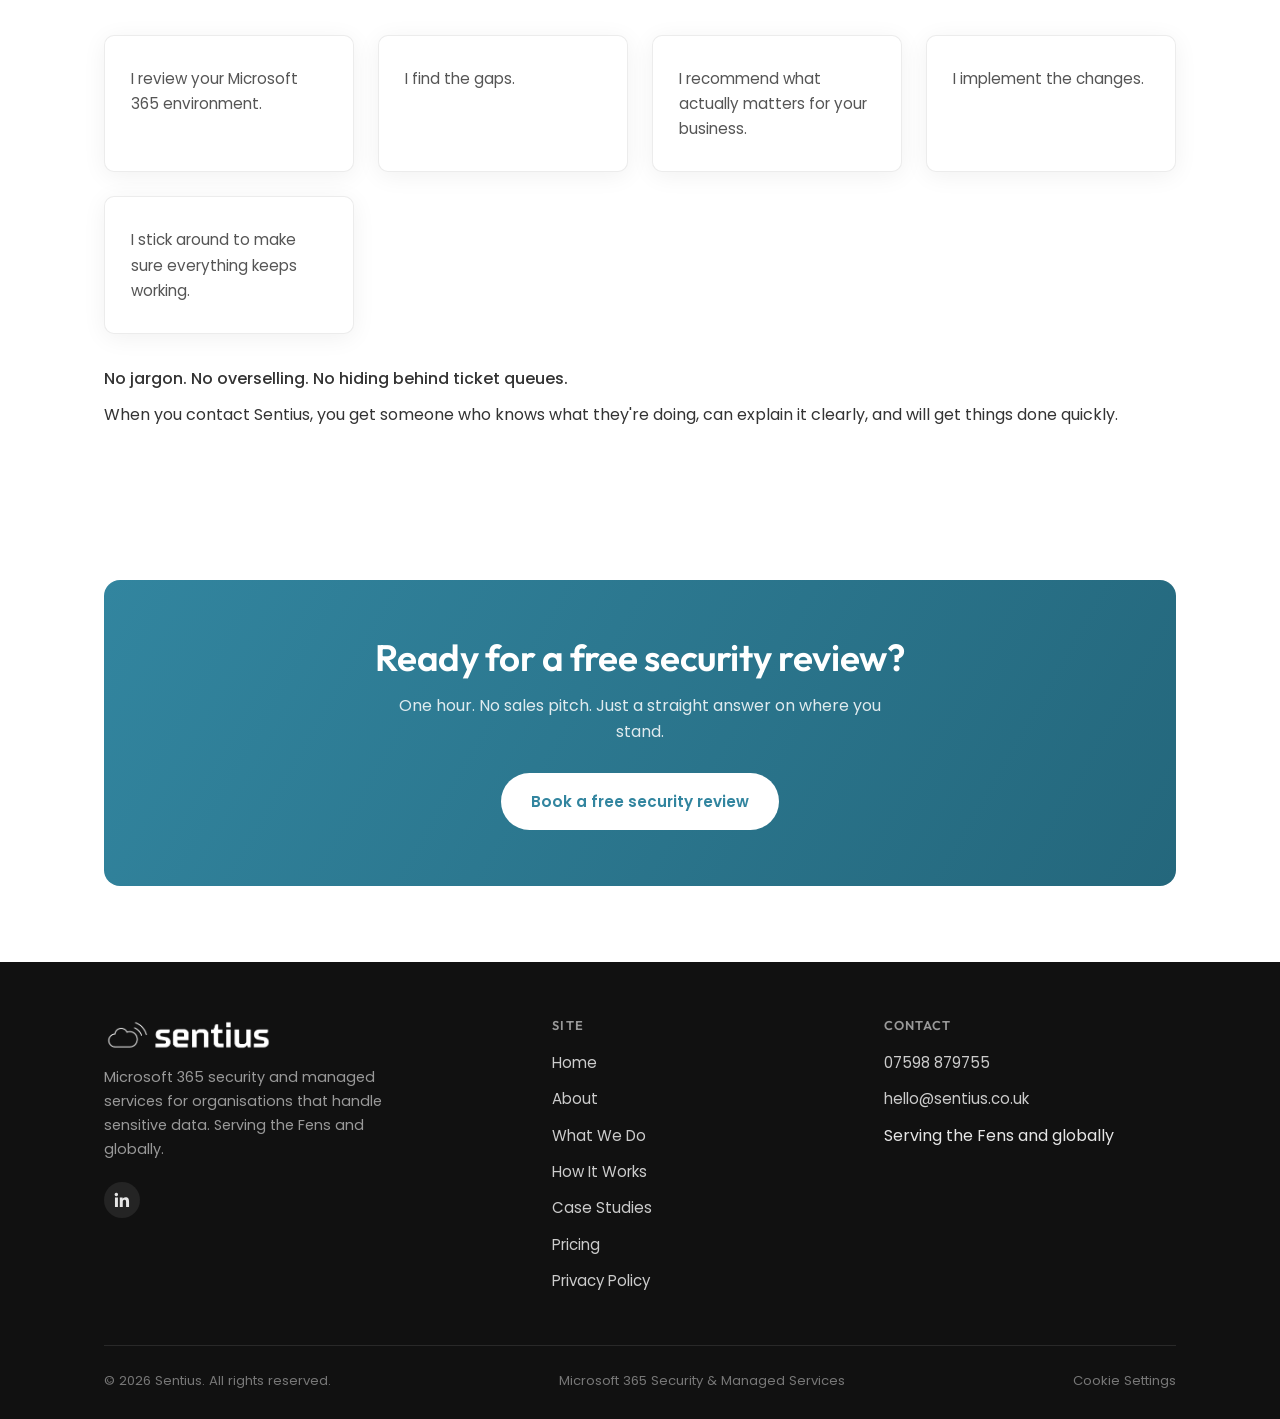
<file: about.html>
<!DOCTYPE html>
<html lang="en">
<head>
<meta charset="UTF-8">
<meta name="viewport" content="width=device-width, initial-scale=1.0">
<meta name="robots" content="index, follow">
<meta name="description" content="20+ years of IT support experience. I built Sentius to help organisations find their security gaps and fix them — no jargon, no overselling.">
<meta property="og:title" content="About Sentius | 20+ Years of Microsoft 365 Support">
<meta property="og:description" content="20+ years of IT support experience. I built Sentius to help organisations find their security gaps and fix them — no jargon, no overselling.">
<meta property="og:image" content="https://sentius.co.uk/assets/og-image-home.svg">
<meta property="og:url" content="https://sentius.co.uk/about.html">
<meta property="og:type" content="website">
<link rel="canonical" href="https://sentius.co.uk/about">
<title>About Sentius | Microsoft 365 Support</title>
<link rel="icon" href="assets/favicon.ico">
<link rel="preconnect" href="https://fonts.googleapis.com">
<link rel="preconnect" href="https://fonts.gstatic.com" crossorigin>
<link href="https://fonts.googleapis.com/css2?family=Outfit:wght@500;600;700&family=Poppins:wght@400;500;600&display=swap" rel="stylesheet">
<link rel="stylesheet" href="css/style.css">
<script type="text/javascript">
    (function(c,l,a,r,i,t,y){
        c[a]=c[a]||function(){(c[a].q=c[a].q||[]).push(arguments)};
        t=l.createElement(r);t.async=1;t.src="https://www.clarity.ms/tag/"+i;
        y=l.getElementsByTagName(r)[0];y.parentNode.insertBefore(t,y);
    })(window, document, "clarity", "script", "y70itt7wc4");
</script>
</head>
<body>

<header class="site-header">
  <div class="nav-wrap">
    <a href="index.html" class="logo-link"><img src="assets/logo.png" alt="Sentius logo"></a>
    <nav class="main-nav">
      <ul>
        <li><a href="index.html">Home</a></li>
        <li><a href="about.html">About</a></li>
        <li><a href="what-we-do.html">What We Do</a></li>
        <li><a href="how-it-works.html">How It Works</a></li>
        <li><a href="case-studies.html">Case Studies</a></li>
        <li><a href="pricing.html">Pricing</a></li>
      </ul>
    </nav>
    <div class="nav-cta">
      <a href="https://outlook.office365.com/owa/calendar/Sentius@sentius.co.uk/bookings/" target="_blank" rel="noopener" class="btn btn-primary">Book a free security review</a>
    </div>
    <button class="nav-toggle" aria-label="Toggle menu"><span></span><span></span><span></span></button>
  </div>
</header>

<main>
  <section class="hero" style="padding-bottom:40px;">
    <div class="container">
      <span class="eyebrow">About</span>
      <h1>Who I Am</h1>
      <p class="lede">I've been working in IT support for over 20 years. Started in the early days, worked through every generation of email systems, watched cloud computing change everything, and learned that good support is about solving actual problems for actual people.</p>
    </div>
  </section>

  <section>
    <div class="container" style="max-width:760px;">
      <p style="margin-bottom:22px;">I built Sentius from 75+ five-star reviews on project work &mdash; proof that real businesses trusted me to get things done. But I realized I was doing one-off fixes when what most organizations actually needed was ongoing support and security management. So I transitioned to managed services to do that better.</p>
      <p>I started Sentius because I got tired of the standard MSP model: overpromise, underdeliver, hide behind a sales team. I wanted to build something different.</p>
    </div>
  </section>

  <section class="section-dark">
    <div class="container" style="max-width:760px;">
      <span class="eyebrow" style="color:var(--teal-light)">Why Sentius Exists</span>
      <h2 style="margin-bottom:22px;">The small problem is usually masking a bigger one</h2>
      <p style="margin-bottom:18px;">Most organizations I work with contact me with a small problem &mdash; an email migration, a configuration fix, updating an email signature. Once I look at their security posture, they realize the small problem was masking bigger ones.</p>
      <p style="margin-bottom:18px;">A company with 10 years of Microsoft 365 might have ex-employee accounts still active with full access. Another might have zero MFA on any account, including admin. Another might have security alerts flagged for months that nobody even knew to look for.</p>
      <p style="margin-bottom:18px;">Not because they're careless. Because nobody ever showed them what to look for.</p>
      <p>I built Sentius to fix that. To be the person who knows what to look for, shows organizations where they actually stand, and helps them build security that works.</p>
    </div>
  </section>

  <section>
    <div class="container">
      <div class="section-head">
        <span class="eyebrow">What I Do</span>
        <h2>Review. Find. Recommend. Implement. Stick around.</h2>
      </div>
      <div class="grid-cards">
        <div class="card"><p>I review your Microsoft 365 environment.</p></div>
        <div class="card"><p>I find the gaps.</p></div>
        <div class="card"><p>I recommend what actually matters for your business.</p></div>
        <div class="card"><p>I implement the changes.</p></div>
        <div class="card"><p>I stick around to make sure everything keeps working.</p></div>
      </div>
      <p style="margin-top:32px; font-weight:500;">No jargon. No overselling. No hiding behind ticket queues.</p>
      <p style="margin-top:10px;">When you contact Sentius, you get someone who knows what they're doing, can explain it clearly, and will get things done quickly.</p>
    </div>
  </section>

  <section>
    <div class="container">
      <div class="cta-banner">
        <h2>Ready for a free security review?</h2>
        <p>One hour. No sales pitch. Just a straight answer on where you stand.</p>
        <a href="https://outlook.office365.com/owa/calendar/Sentius@sentius.co.uk/bookings/" target="_blank" rel="noopener" class="btn" style="background:var(--white); color:var(--teal);">Book a free security review</a>
      </div>
    </div>
  </section>
</main>

<footer class="site-footer">
  <div class="container">
    <div class="footer-top">
      <div class="footer-brand">
        <img src="assets/logo.png" alt="Sentius logo">
        <p>Microsoft 365 security and managed services for organisations that handle sensitive data. Serving the Fens and globally.</p>
        <div class="footer-social">
          <a href="https://www.linkedin.com/in/chris-warner-75b22317b/" target="_blank" rel="noopener" aria-label="Sentius on LinkedIn">
            <svg viewBox="0 0 24 24" width="20" height="20" fill="currentColor" aria-hidden="true"><path d="M20.45 20.45h-3.56v-5.57c0-1.33-.02-3.04-1.85-3.04-1.85 0-2.14 1.45-2.14 2.94v5.67H9.34V9h3.42v1.56h.05c.48-.9 1.64-1.85 3.38-1.85 3.6 0 4.27 2.37 4.27 5.46v6.28zM5.34 7.43a2.07 2.07 0 1 1 0-4.13 2.07 2.07 0 0 1 0 4.13zM7.12 20.45H3.56V9h3.56v11.45z"/></svg>
          </a>
        </div>
      </div>
      <div class="footer-col">
        <h4>Site</h4>
        <ul>
          <li><a href="index.html">Home</a></li>
          <li><a href="about.html">About</a></li>
          <li><a href="what-we-do.html">What We Do</a></li>
          <li><a href="how-it-works.html">How It Works</a></li>
          <li><a href="case-studies.html">Case Studies</a></li>
          <li><a href="pricing.html">Pricing</a></li>
          <li><a href="privacy-policy.html">Privacy Policy</a></li>
        </ul>
      </div>
      <div class="footer-col">
        <h4>Contact</h4>
        <ul>
          <li><a href="tel:07598879755">07598 879755</a></li>
          <li><a href="mailto:hello@sentius.co.uk">hello@sentius.co.uk</a></li>
          <li>Serving the Fens and globally</li>
        </ul>
      </div>
    </div>
    <div class="footer-bottom">
      <span>&copy; <span id="year"></span> Sentius. All rights reserved.</span>
      <span>Microsoft 365 Security &amp; Managed Services</span>
      <a href="#" data-cookie-settings>Cookie Settings</a>
    </div>
  </div>
</footer>

<script src="js/main.js"></script>
<script src="js/cookie-consent.js"></script>
<script>document.getElementById('year').textContent = new Date().getFullYear();</script>
</body>
</html>
</file>
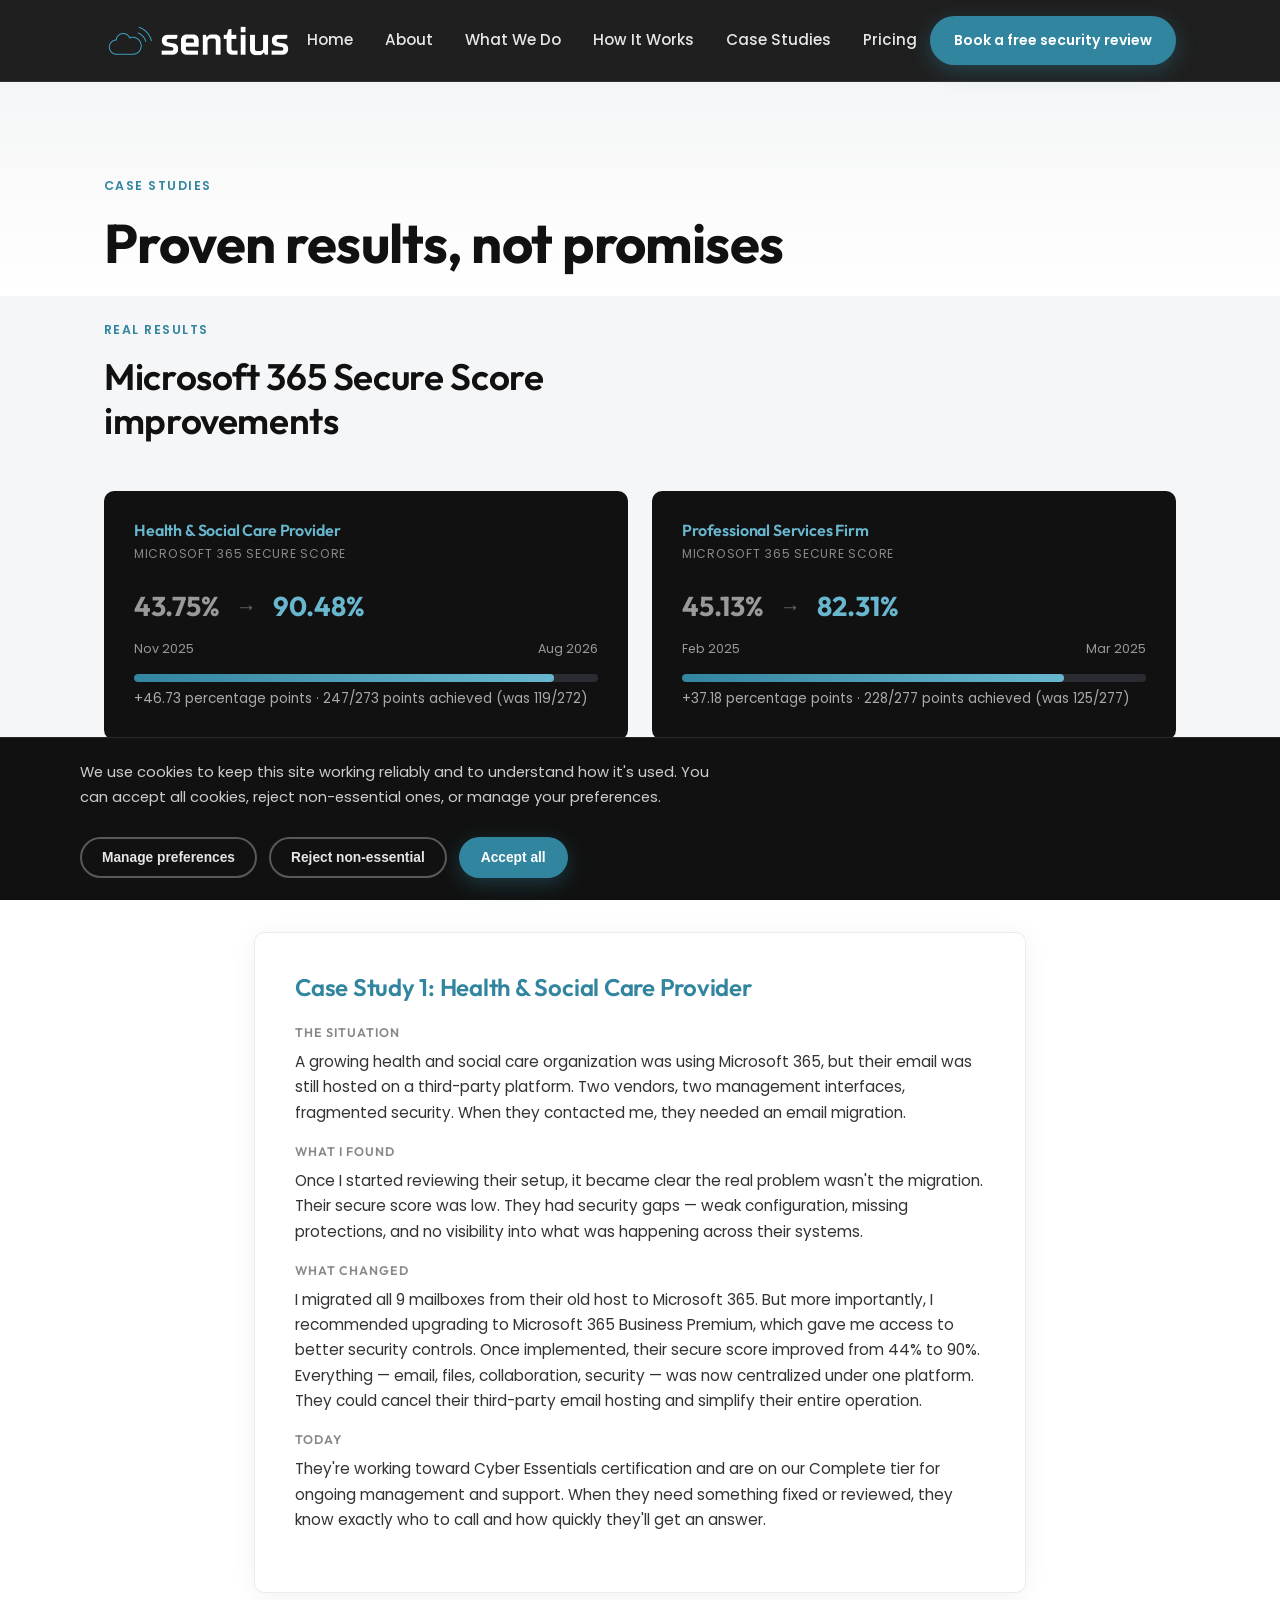
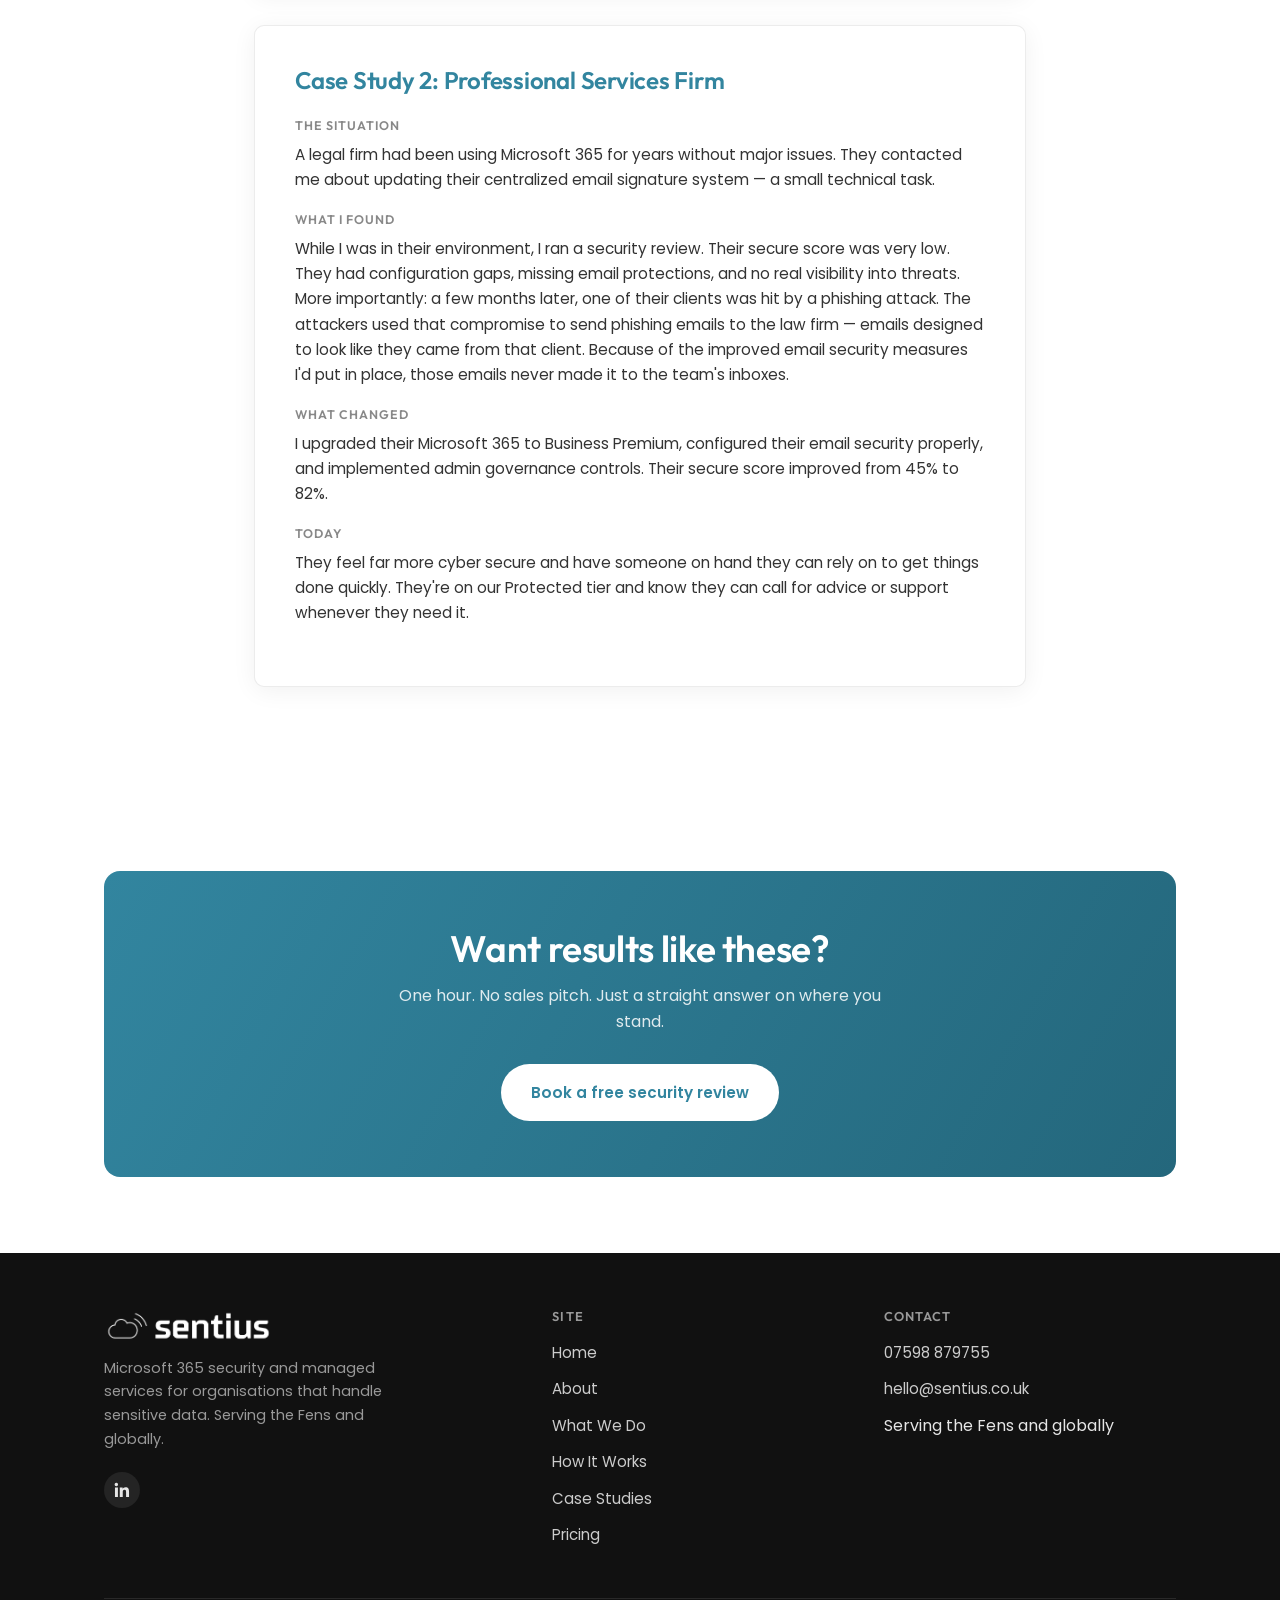
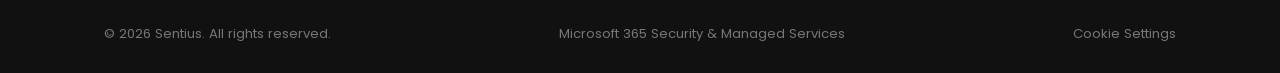
<file: case-studies-pre-clarity.html>
<!DOCTYPE html>
<html lang="en">
<head>
<meta charset="UTF-8">
<meta name="viewport" content="width=device-width, initial-scale=1.0">
<meta name="robots" content="index, follow">
<meta name="description" content="Real Microsoft 365 secure score improvements: 44% to 90%, and 45% to 82%. See how Sentius fixed the gaps.">
<meta property="og:title" content="Proven Results | Microsoft 365 Security Case Studies">
<meta property="og:description" content="Real Microsoft 365 secure score improvements: 44% to 90%, and 45% to 82%. See how Sentius fixed the gaps.">
<meta property="og:image" content="https://sentius.co.uk/assets/og-image-case-studies.svg">
<meta property="og:url" content="https://sentius.co.uk/case-studies.html">
<meta property="og:type" content="website">
<link rel="canonical" href="https://sentius.co.uk/case-studies.html">
<title>Proven Results | Microsoft 365 Security Case Studies | Sentius</title>
<link rel="icon" href="assets/favicon.ico">
<link rel="preconnect" href="https://fonts.googleapis.com">
<link rel="preconnect" href="https://fonts.gstatic.com" crossorigin>
<link href="https://fonts.googleapis.com/css2?family=Outfit:wght@500;600;700&family=Poppins:wght@400;500;600&display=swap" rel="stylesheet">
<link rel="stylesheet" href="css/style.css">
</head>
<body>

<header class="site-header">
  <div class="nav-wrap">
    <a href="index.html" class="logo-link"><img src="assets/logo.png" alt="Sentius logo"></a>
    <nav class="main-nav">
      <ul>
        <li><a href="index.html">Home</a></li>
        <li><a href="about.html">About</a></li>
        <li><a href="what-we-do.html">What We Do</a></li>
        <li><a href="how-it-works.html">How It Works</a></li>
        <li><a href="case-studies.html">Case Studies</a></li>
        <li><a href="pricing.html">Pricing</a></li>
      </ul>
    </nav>
    <div class="nav-cta">
      <a href="https://outlook.office365.com/owa/calendar/Sentius@sentius.co.uk/bookings/" target="_blank" rel="noopener" class="btn btn-primary">Book a free security review</a>
    </div>
    <button class="nav-toggle" aria-label="Toggle menu"><span></span><span></span><span></span></button>
  </div>
</header>

<main>
  <section class="hero" style="padding-bottom:20px;">
    <div class="container">
      <span class="eyebrow">Case Studies</span>
      <h1>Proven results, not promises</h1>
    </div>
  </section>

  <section class="section-tint" style="padding-top:20px;">
    <div class="container">
      <div class="section-head">
        <span class="eyebrow">Real Results</span>
        <h2>Microsoft 365 Secure Score improvements</h2>
      </div>
      <div style="display:grid; grid-template-columns:1fr 1fr; gap:24px; margin-bottom:20px;">
        <div class="stat-card">
          <h4>Health &amp; Social Care Provider</h4>
          <p class="stat-label">Microsoft 365 Secure Score</p>
          <div class="stat-row">
            <span class="stat-num before">43.75%</span>
            <span class="stat-arrow">&rarr;</span>
            <span class="stat-num after">90.48%</span>
          </div>
          <div class="stat-row" style="margin-bottom:0;">
            <span class="stat-date">Nov 2025</span>
            <span class="stat-date" style="margin-left:auto;">Aug 2026</span>
          </div>
          <div class="bar-track"><div class="bar-fill" data-target="90.48"></div></div>
          <p class="stat-sub">+46.73 percentage points &middot; 247/273 points achieved (was 119/272)</p>
        </div>
        <div class="stat-card">
          <h4>Professional Services Firm</h4>
          <p class="stat-label">Microsoft 365 Secure Score</p>
          <div class="stat-row">
            <span class="stat-num before">45.13%</span>
            <span class="stat-arrow">&rarr;</span>
            <span class="stat-num after">82.31%</span>
          </div>
          <div class="stat-row" style="margin-bottom:0;">
            <span class="stat-date">Feb 2025</span>
            <span class="stat-date" style="margin-left:auto;">Mar 2025</span>
          </div>
          <div class="bar-track"><div class="bar-fill" data-target="82.31"></div></div>
          <p class="stat-sub">+37.18 percentage points &middot; 228/277 points achieved (was 125/277)</p>
        </div>
      </div>
    </div>
  </section>

  <section>
    <div class="container" style="max-width:820px;">

      <div class="case-study">
        <h3 class="case-title">Case Study 1: Health &amp; Social Care Provider</h3>
        <div class="case-block">
          <h4>The Situation</h4>
          <p>A growing health and social care organization was using Microsoft 365, but their email was still hosted on a third-party platform. Two vendors, two management interfaces, fragmented security. When they contacted me, they needed an email migration.</p>
        </div>
        <div class="case-block">
          <h4>What I Found</h4>
          <p>Once I started reviewing their setup, it became clear the real problem wasn't the migration. Their secure score was low. They had security gaps &mdash; weak configuration, missing protections, and no visibility into what was happening across their systems.</p>
        </div>
        <div class="case-block">
          <h4>What Changed</h4>
          <p>I migrated all 9 mailboxes from their old host to Microsoft 365. But more importantly, I recommended upgrading to Microsoft 365 Business Premium, which gave me access to better security controls. Once implemented, their secure score improved from 44% to 90%. Everything &mdash; email, files, collaboration, security &mdash; was now centralized under one platform. They could cancel their third-party email hosting and simplify their entire operation.</p>
        </div>
        <div class="case-block">
          <h4>Today</h4>
          <p>They're working toward Cyber Essentials certification and are on our Complete tier for ongoing management and support. When they need something fixed or reviewed, they know exactly who to call and how quickly they'll get an answer.</p>
        </div>
      </div>

      <div class="case-study">
        <h3 class="case-title">Case Study 2: Professional Services Firm</h3>
        <div class="case-block">
          <h4>The Situation</h4>
          <p>A legal firm had been using Microsoft 365 for years without major issues. They contacted me about updating their centralized email signature system &mdash; a small technical task.</p>
        </div>
        <div class="case-block">
          <h4>What I Found</h4>
          <p>While I was in their environment, I ran a security review. Their secure score was very low. They had configuration gaps, missing email protections, and no real visibility into threats. More importantly: a few months later, one of their clients was hit by a phishing attack. The attackers used that compromise to send phishing emails to the law firm &mdash; emails designed to look like they came from that client. Because of the improved email security measures I'd put in place, those emails never made it to the team's inboxes.</p>
        </div>
        <div class="case-block">
          <h4>What Changed</h4>
          <p>I upgraded their Microsoft 365 to Business Premium, configured their email security properly, and implemented admin governance controls. Their secure score improved from 45% to 82%.</p>
        </div>
        <div class="case-block">
          <h4>Today</h4>
          <p>They feel far more cyber secure and have someone on hand they can rely on to get things done quickly. They're on our Protected tier and know they can call for advice or support whenever they need it.</p>
        </div>
      </div>

    </div>
  </section>

  <section>
    <div class="container">
      <div class="cta-banner">
        <h2>Want results like these?</h2>
        <p>One hour. No sales pitch. Just a straight answer on where you stand.</p>
        <a href="https://outlook.office365.com/owa/calendar/Sentius@sentius.co.uk/bookings/" target="_blank" rel="noopener" class="btn" style="background:var(--white); color:var(--teal);">Book a free security review</a>
      </div>
    </div>
  </section>
</main>

<footer class="site-footer">
  <div class="container">
    <div class="footer-top">
      <div class="footer-brand">
        <img src="assets/logo.png" alt="Sentius logo">
        <p>Microsoft 365 security and managed services for organisations that handle sensitive data. Serving the Fens and globally.</p>
        <div class="footer-social">
          <a href="https://www.linkedin.com/in/chris-warner-75b22317b/" target="_blank" rel="noopener" aria-label="Sentius on LinkedIn">
            <svg viewBox="0 0 24 24" width="20" height="20" fill="currentColor" aria-hidden="true"><path d="M20.45 20.45h-3.56v-5.57c0-1.33-.02-3.04-1.85-3.04-1.85 0-2.14 1.45-2.14 2.94v5.67H9.34V9h3.42v1.56h.05c.48-.9 1.64-1.85 3.38-1.85 3.6 0 4.27 2.37 4.27 5.46v6.28zM5.34 7.43a2.07 2.07 0 1 1 0-4.13 2.07 2.07 0 0 1 0 4.13zM7.12 20.45H3.56V9h3.56v11.45z"/></svg>
          </a>
        </div>
      </div>
      <div class="footer-col">
        <h4>Site</h4>
        <ul>
          <li><a href="index.html">Home</a></li>
          <li><a href="about.html">About</a></li>
          <li><a href="what-we-do.html">What We Do</a></li>
          <li><a href="how-it-works.html">How It Works</a></li>
          <li><a href="case-studies.html">Case Studies</a></li>
          <li><a href="pricing.html">Pricing</a></li>
        </ul>
      </div>
      <div class="footer-col">
        <h4>Contact</h4>
        <ul>
          <li><a href="tel:07598879755">07598 879755</a></li>
          <li><a href="mailto:hello@sentius.co.uk">hello@sentius.co.uk</a></li>
          <li>Serving the Fens and globally</li>
        </ul>
      </div>
    </div>
    <div class="footer-bottom">
      <span>&copy; <span id="year"></span> Sentius. All rights reserved.</span>
      <span>Microsoft 365 Security &amp; Managed Services</span>
      <a href="#" data-cookie-settings>Cookie Settings</a>
    </div>
  </div>
</footer>

<script src="js/main.js"></script>
<script src="js/cookie-consent.js"></script>
<script>document.getElementById('year').textContent = new Date().getFullYear();</script>
</body>
</html>
</file>
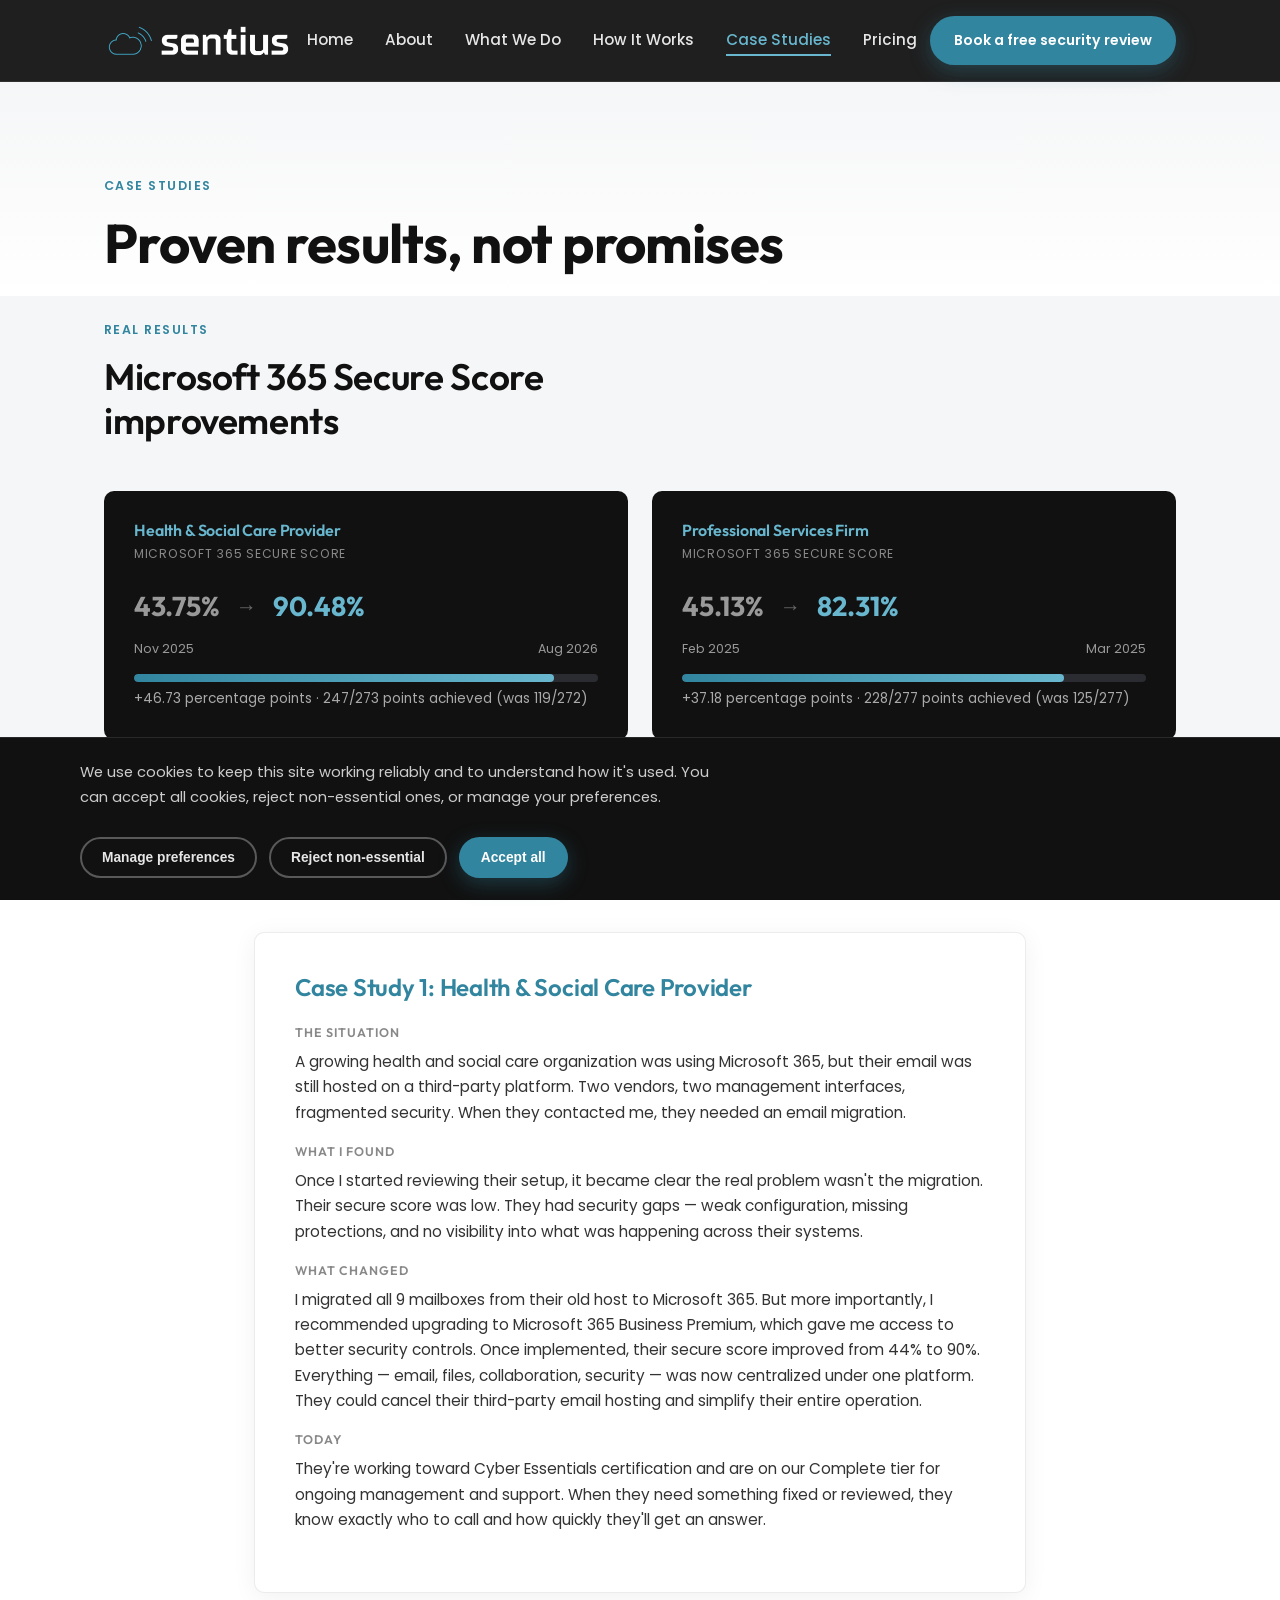
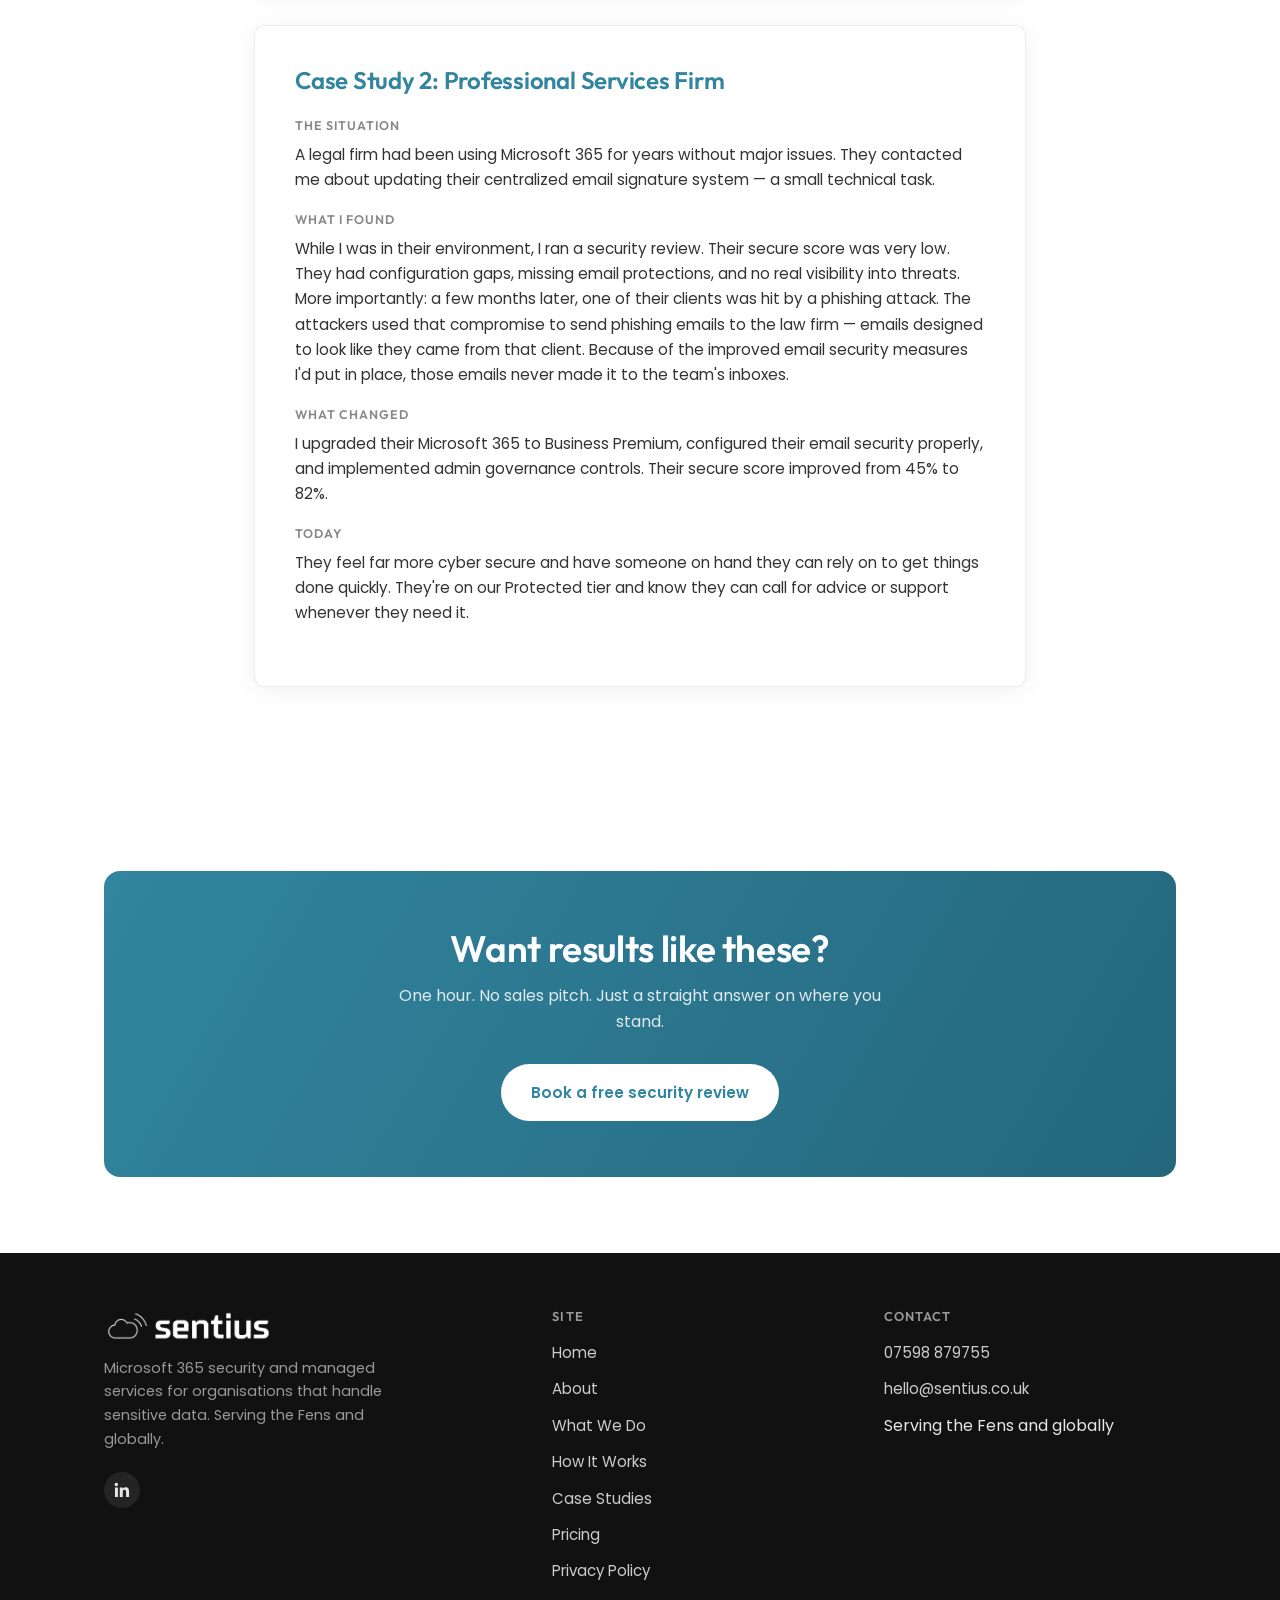
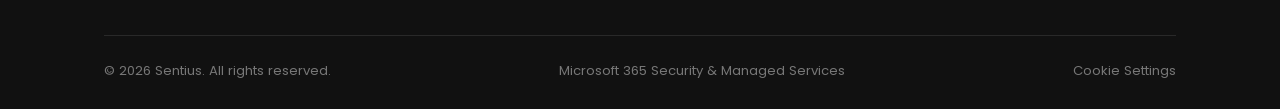
<file: case-studies.html>
<!DOCTYPE html>
<html lang="en">
<head>
<meta charset="UTF-8">
<meta name="viewport" content="width=device-width, initial-scale=1.0">
<meta name="robots" content="index, follow">
<meta name="description" content="Real Microsoft 365 secure score improvements: 44% to 90%, and 45% to 82%. See how Sentius fixed the gaps.">
<meta property="og:title" content="Proven Results | Microsoft 365 Security Case Studies">
<meta property="og:description" content="Real Microsoft 365 secure score improvements: 44% to 90%, and 45% to 82%. See how Sentius fixed the gaps.">
<meta property="og:image" content="https://sentius.co.uk/assets/og-image-case-studies.svg">
<meta property="og:url" content="https://sentius.co.uk/case-studies.html">
<meta property="og:type" content="website">
<link rel="canonical" href="https://sentius.co.uk/case-studies">
<title>Proven Results | Microsoft 365 Security Case Studies | Sentius</title>
<link rel="icon" href="assets/favicon.ico">
<link rel="preconnect" href="https://fonts.googleapis.com">
<link rel="preconnect" href="https://fonts.gstatic.com" crossorigin>
<link href="https://fonts.googleapis.com/css2?family=Outfit:wght@500;600;700&family=Poppins:wght@400;500;600&display=swap" rel="stylesheet">
<link rel="stylesheet" href="css/style.css">
<script type="text/javascript">
    (function(c,l,a,r,i,t,y){
        c[a]=c[a]||function(){(c[a].q=c[a].q||[]).push(arguments)};
        t=l.createElement(r);t.async=1;t.src="https://www.clarity.ms/tag/"+i;
        y=l.getElementsByTagName(r)[0];y.parentNode.insertBefore(t,y);
    })(window, document, "clarity", "script", "y70itt7wc4");
</script>
</head>
<body>

<header class="site-header">
  <div class="nav-wrap">
    <a href="index.html" class="logo-link"><img src="assets/logo.png" alt="Sentius logo"></a>
    <nav class="main-nav">
      <ul>
        <li><a href="index.html">Home</a></li>
        <li><a href="about.html">About</a></li>
        <li><a href="what-we-do.html">What We Do</a></li>
        <li><a href="how-it-works.html">How It Works</a></li>
        <li><a href="case-studies.html">Case Studies</a></li>
        <li><a href="pricing.html">Pricing</a></li>
      </ul>
    </nav>
    <div class="nav-cta">
      <a href="https://outlook.office365.com/owa/calendar/Sentius@sentius.co.uk/bookings/" target="_blank" rel="noopener" class="btn btn-primary">Book a free security review</a>
    </div>
    <button class="nav-toggle" aria-label="Toggle menu"><span></span><span></span><span></span></button>
  </div>
</header>

<main>
  <section class="hero" style="padding-bottom:20px;">
    <div class="container">
      <span class="eyebrow">Case Studies</span>
      <h1>Proven results, not promises</h1>
    </div>
  </section>

  <section class="section-tint" style="padding-top:20px;">
    <div class="container">
      <div class="section-head">
        <span class="eyebrow">Real Results</span>
        <h2>Microsoft 365 Secure Score improvements</h2>
      </div>
      <div style="display:grid; grid-template-columns:1fr 1fr; gap:24px; margin-bottom:20px;">
        <div class="stat-card">
          <h4>Health &amp; Social Care Provider</h4>
          <p class="stat-label">Microsoft 365 Secure Score</p>
          <div class="stat-row">
            <span class="stat-num before">43.75%</span>
            <span class="stat-arrow">&rarr;</span>
            <span class="stat-num after">90.48%</span>
          </div>
          <div class="stat-row" style="margin-bottom:0;">
            <span class="stat-date">Nov 2025</span>
            <span class="stat-date" style="margin-left:auto;">Aug 2026</span>
          </div>
          <div class="bar-track"><div class="bar-fill" data-target="90.48"></div></div>
          <p class="stat-sub">+46.73 percentage points &middot; 247/273 points achieved (was 119/272)</p>
        </div>
        <div class="stat-card">
          <h4>Professional Services Firm</h4>
          <p class="stat-label">Microsoft 365 Secure Score</p>
          <div class="stat-row">
            <span class="stat-num before">45.13%</span>
            <span class="stat-arrow">&rarr;</span>
            <span class="stat-num after">82.31%</span>
          </div>
          <div class="stat-row" style="margin-bottom:0;">
            <span class="stat-date">Feb 2025</span>
            <span class="stat-date" style="margin-left:auto;">Mar 2025</span>
          </div>
          <div class="bar-track"><div class="bar-fill" data-target="82.31"></div></div>
          <p class="stat-sub">+37.18 percentage points &middot; 228/277 points achieved (was 125/277)</p>
        </div>
      </div>
    </div>
  </section>

  <section>
    <div class="container" style="max-width:820px;">

      <div class="case-study">
        <h3 class="case-title">Case Study 1: Health &amp; Social Care Provider</h3>
        <div class="case-block">
          <h4>The Situation</h4>
          <p>A growing health and social care organization was using Microsoft 365, but their email was still hosted on a third-party platform. Two vendors, two management interfaces, fragmented security. When they contacted me, they needed an email migration.</p>
        </div>
        <div class="case-block">
          <h4>What I Found</h4>
          <p>Once I started reviewing their setup, it became clear the real problem wasn't the migration. Their secure score was low. They had security gaps &mdash; weak configuration, missing protections, and no visibility into what was happening across their systems.</p>
        </div>
        <div class="case-block">
          <h4>What Changed</h4>
          <p>I migrated all 9 mailboxes from their old host to Microsoft 365. But more importantly, I recommended upgrading to Microsoft 365 Business Premium, which gave me access to better security controls. Once implemented, their secure score improved from 44% to 90%. Everything &mdash; email, files, collaboration, security &mdash; was now centralized under one platform. They could cancel their third-party email hosting and simplify their entire operation.</p>
        </div>
        <div class="case-block">
          <h4>Today</h4>
          <p>They're working toward Cyber Essentials certification and are on our Complete tier for ongoing management and support. When they need something fixed or reviewed, they know exactly who to call and how quickly they'll get an answer.</p>
        </div>
      </div>

      <div class="case-study">
        <h3 class="case-title">Case Study 2: Professional Services Firm</h3>
        <div class="case-block">
          <h4>The Situation</h4>
          <p>A legal firm had been using Microsoft 365 for years without major issues. They contacted me about updating their centralized email signature system &mdash; a small technical task.</p>
        </div>
        <div class="case-block">
          <h4>What I Found</h4>
          <p>While I was in their environment, I ran a security review. Their secure score was very low. They had configuration gaps, missing email protections, and no real visibility into threats. More importantly: a few months later, one of their clients was hit by a phishing attack. The attackers used that compromise to send phishing emails to the law firm &mdash; emails designed to look like they came from that client. Because of the improved email security measures I'd put in place, those emails never made it to the team's inboxes.</p>
        </div>
        <div class="case-block">
          <h4>What Changed</h4>
          <p>I upgraded their Microsoft 365 to Business Premium, configured their email security properly, and implemented admin governance controls. Their secure score improved from 45% to 82%.</p>
        </div>
        <div class="case-block">
          <h4>Today</h4>
          <p>They feel far more cyber secure and have someone on hand they can rely on to get things done quickly. They're on our Protected tier and know they can call for advice or support whenever they need it.</p>
        </div>
      </div>

    </div>
  </section>

  <section>
    <div class="container">
      <div class="cta-banner">
        <h2>Want results like these?</h2>
        <p>One hour. No sales pitch. Just a straight answer on where you stand.</p>
        <a href="https://outlook.office365.com/owa/calendar/Sentius@sentius.co.uk/bookings/" target="_blank" rel="noopener" class="btn" style="background:var(--white); color:var(--teal);">Book a free security review</a>
      </div>
    </div>
  </section>
</main>

<footer class="site-footer">
  <div class="container">
    <div class="footer-top">
      <div class="footer-brand">
        <img src="assets/logo.png" alt="Sentius logo">
        <p>Microsoft 365 security and managed services for organisations that handle sensitive data. Serving the Fens and globally.</p>
        <div class="footer-social">
          <a href="https://www.linkedin.com/in/chris-warner-75b22317b/" target="_blank" rel="noopener" aria-label="Sentius on LinkedIn">
            <svg viewBox="0 0 24 24" width="20" height="20" fill="currentColor" aria-hidden="true"><path d="M20.45 20.45h-3.56v-5.57c0-1.33-.02-3.04-1.85-3.04-1.85 0-2.14 1.45-2.14 2.94v5.67H9.34V9h3.42v1.56h.05c.48-.9 1.64-1.85 3.38-1.85 3.6 0 4.27 2.37 4.27 5.46v6.28zM5.34 7.43a2.07 2.07 0 1 1 0-4.13 2.07 2.07 0 0 1 0 4.13zM7.12 20.45H3.56V9h3.56v11.45z"/></svg>
          </a>
        </div>
      </div>
      <div class="footer-col">
        <h4>Site</h4>
        <ul>
          <li><a href="index.html">Home</a></li>
          <li><a href="about.html">About</a></li>
          <li><a href="what-we-do.html">What We Do</a></li>
          <li><a href="how-it-works.html">How It Works</a></li>
          <li><a href="case-studies.html">Case Studies</a></li>
          <li><a href="pricing.html">Pricing</a></li>
          <li><a href="privacy-policy.html">Privacy Policy</a></li>
        </ul>
      </div>
      <div class="footer-col">
        <h4>Contact</h4>
        <ul>
          <li><a href="tel:07598879755">07598 879755</a></li>
          <li><a href="mailto:hello@sentius.co.uk">hello@sentius.co.uk</a></li>
          <li>Serving the Fens and globally</li>
        </ul>
      </div>
    </div>
    <div class="footer-bottom">
      <span>&copy; <span id="year"></span> Sentius. All rights reserved.</span>
      <span>Microsoft 365 Security &amp; Managed Services</span>
      <a href="#" data-cookie-settings>Cookie Settings</a>
    </div>
  </div>
</footer>

<script src="js/main.js"></script>
<script src="js/cookie-consent.js"></script>
<script>document.getElementById('year').textContent = new Date().getFullYear();</script>
</body>
</html>
</file>
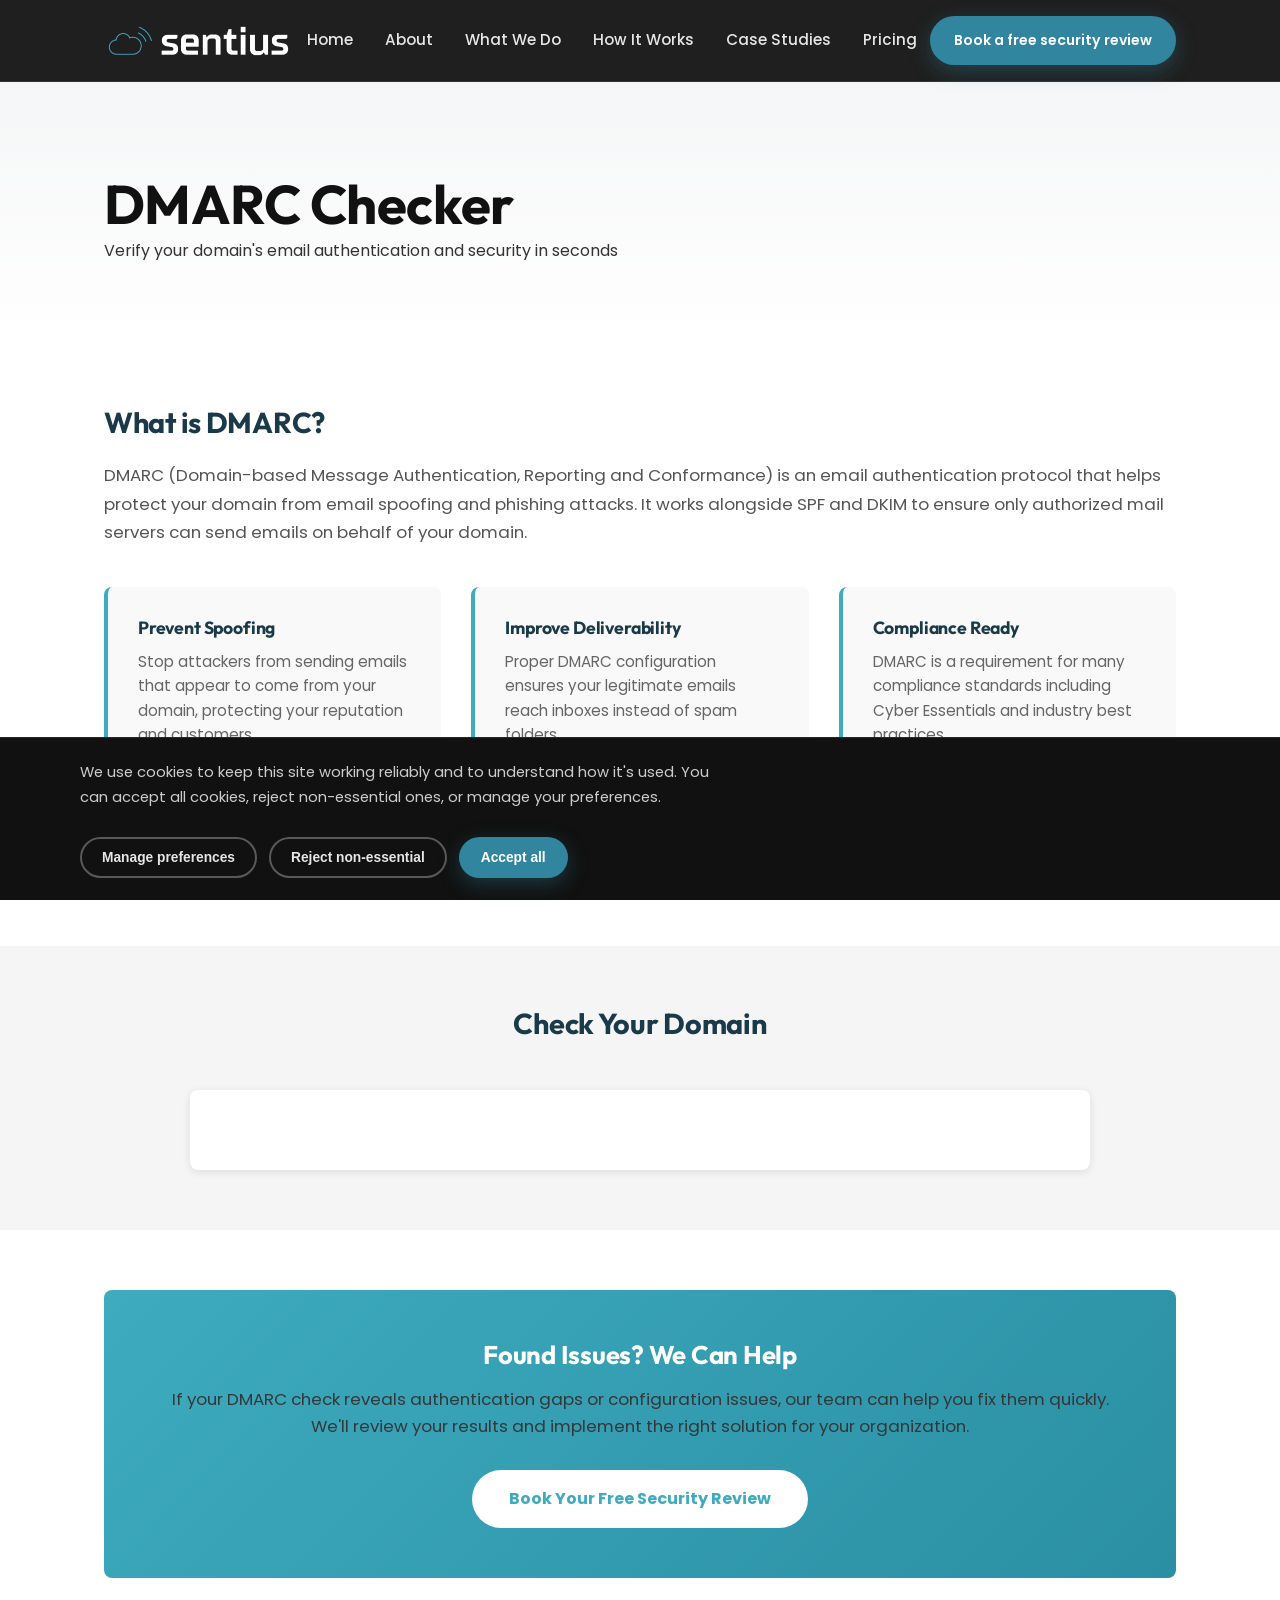
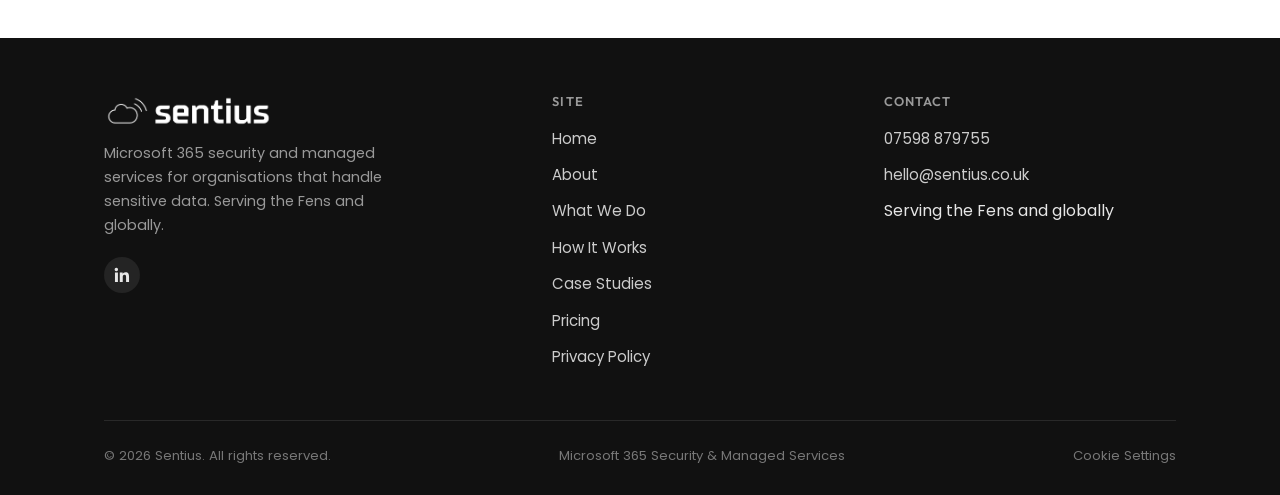
<file: dmarc-checker.html>
<!DOCTYPE html>
<html lang="en">
<head>
<meta charset="UTF-8">
<meta name="viewport" content="width=device-width, initial-scale=1.0">
<meta name="robots" content="index, follow">
<meta name="description" content="Free DMARC checker tool. Analyze your domain's email authentication and security posture instantly.">
<meta property="og:title" content="DMARC Checker | Sentius">
<meta property="og:description" content="Free tool to check your domain's DMARC, SPF, and DKIM records">
<meta property="og:url" content="https://sentius.co.uk/dmarc-checker.html">
<meta property="og:type" content="website">
<link rel="canonical" href="https://sentius.co.uk/dmarc-checker.html">
<title>Free DMARC Checker | Sentius</title>
<link rel="icon" href="assets/favicon.ico">
<link rel="preconnect" href="https://fonts.googleapis.com">
<link rel="preconnect" href="https://fonts.gstatic.com" crossorigin>
<link href="https://fonts.googleapis.com/css2?family=Outfit:wght@500;600;700&family=Poppins:wght@400;500;600&display=swap" rel="stylesheet">
<link rel="stylesheet" href="css/style.css">
<style>
  .dmarc-intro {
    padding: 60px 0;
  }
  .dmarc-intro h2 {
    font-size: 1.8rem;
    font-weight: 700;
    color: #1a3a4a;
    margin-bottom: 20px;
    line-height: 1.3;
  }
  .dmarc-intro p {
    font-size: 1.05rem;
    line-height: 1.7;
    color: #555;
    margin-bottom: 20px;
  }
  .dmarc-benefits {
    display: grid;
    grid-template-columns: repeat(auto-fit, minmax(280px, 1fr));
    gap: 30px;
    margin: 40px 0;
  }
  .benefit-card {
    padding: 30px;
    background: #f9f9f9;
    border-radius: 8px;
    border-left: 4px solid #3EABBF;
  }
  .benefit-card h3 {
    font-size: 1.1rem;
    font-weight: 700;
    color: #1a3a4a;
    margin-bottom: 12px;
  }
  .benefit-card p {
    font-size: 0.95rem;
    line-height: 1.6;
    color: #666;
  }
  .dmarc-tool-section {
    padding: 60px 0;
    background: #f5f5f5;
  }
  .dmarc-tool-section h2 {
    text-align: center;
    font-size: 1.8rem;
    font-weight: 700;
    color: #1a3a4a;
    margin-bottom: 50px;
  }
  .dmarc-tool-container {
    max-width: 900px;
    margin: 0 auto;
    background: white;
    padding: 40px;
    border-radius: 8px;
    box-shadow: 0 2px 8px rgba(0,0,0,0.1);
  }
  .dmarc-cta-section {
    padding: 60px 0;
  }
  .dmarc-cta-box {
    background: linear-gradient(135deg, #3EABBF 0%, #2a8fa3 100%);
    padding: 50px;
    border-radius: 8px;
    text-align: center;
    color: white;
  }
  .dmarc-cta-box h2 {
    font-size: 1.6rem;
    font-weight: 700;
    margin-bottom: 15px;
  }
  .dmarc-cta-box p {
    font-size: 1.05rem;
    line-height: 1.6;
    margin-bottom: 30px;
    opacity: 0.95;
  }
  .dmarc-cta-box .btn {
    background: white;
    color: #3EABBF;
    font-weight: 700;
    padding: 14px 35px;
    font-size: 1rem;
  }
  .dmarc-cta-box .btn:hover {
    background: #f5f5f5;
  }
  @media (max-width: 768px) {
    .dmarc-intro h2,
    .dmarc-tool-section h2,
    .dmarc-cta-box h2 {
      font-size: 1.4rem;
    }
    .dmarc-tool-container {
      padding: 20px;
    }
    .dmarc-cta-box {
      padding: 30px;
    }
  }
</style>
</head>
<body>

<header class="site-header">
  <div class="nav-wrap">
    <a href="index.html" class="logo-link"><img src="assets/logo.png" alt="Sentius logo"></a>
    <nav class="main-nav">
      <ul>
        <li><a href="index.html">Home</a></li>
        <li><a href="about.html">About</a></li>
        <li><a href="what-we-do.html">What We Do</a></li>
        <li><a href="how-it-works.html">How It Works</a></li>
        <li><a href="case-studies.html">Case Studies</a></li>
        <li><a href="pricing.html">Pricing</a></li>
      </ul>
    </nav>
    <div class="nav-cta">
      <a href="https://outlook.office365.com/owa/calendar/Sentius@sentius.co.uk/bookings/" target="_blank" rel="noopener" class="btn btn-primary">Book a free security review</a>
    </div>
    <button class="nav-toggle" aria-label="Toggle menu"><span></span><span></span><span></span></button>
  </div>
</header>

<main>
  <section class="hero">
    <div class="container">
      <h1>DMARC Checker</h1>
      <p>Verify your domain's email authentication and security in seconds</p>
    </div>
  </section>

  <section class="dmarc-intro">
    <div class="container">
      <h2>What is DMARC?</h2>
      <p>DMARC (Domain-based Message Authentication, Reporting and Conformance) is an email authentication protocol that helps protect your domain from email spoofing and phishing attacks. It works alongside SPF and DKIM to ensure only authorized mail servers can send emails on behalf of your domain.</p>
      
      <div class="dmarc-benefits">
        <div class="benefit-card">
          <h3>Prevent Spoofing</h3>
          <p>Stop attackers from sending emails that appear to come from your domain, protecting your reputation and customers.</p>
        </div>
        <div class="benefit-card">
          <h3>Improve Deliverability</h3>
          <p>Proper DMARC configuration ensures your legitimate emails reach inboxes instead of spam folders.</p>
        </div>
        <div class="benefit-card">
          <h3>Compliance Ready</h3>
          <p>DMARC is a requirement for many compliance standards including Cyber Essentials and industry best practices.</p>
        </div>
      </div>

      <p><strong>Use the tool below to check your domain's DMARC configuration now. It's free and takes just seconds.</strong></p>
    </div>
  </section>

  <section class="dmarc-tool-section">
    <div class="container">
      <h2>Check Your Domain</h2>
      <div class="dmarc-tool-container">
        <script data-type="domain-analyzer-container" src="https://sentius.powerdmarc.com/analyze/1e80qpwd5wkg6d9n/light_mode"></script>
      </div>
    </div>
  </section>

  <section class="dmarc-cta-section">
    <div class="container">
      <div class="dmarc-cta-box">
        <h2>Found Issues? We Can Help</h2>
        <p>If your DMARC check reveals authentication gaps or configuration issues, our team can help you fix them quickly. We'll review your results and implement the right solution for your organization.</p>
        <a href="https://outlook.office365.com/owa/calendar/Sentius@sentius.co.uk/bookings/" target="_blank" rel="noopener" class="btn">Book Your Free Security Review</a>
      </div>
    </div>
  </section>

</main>

<footer class="site-footer">
  <div class="container">
    <div class="footer-top">
      <div class="footer-brand">
        <img src="assets/logo.png" alt="Sentius logo">
        <p>Microsoft 365 security and managed services for organisations that handle sensitive data. Serving the Fens and globally.</p>
        <div class="footer-social">
          <a href="https://www.linkedin.com/in/chris-warner-75b22317b/" target="_blank" rel="noopener" aria-label="Sentius on LinkedIn">
            <svg viewBox="0 0 24 24" width="20" height="20" fill="currentColor" aria-hidden="true"><path d="M20.45 20.45h-3.56v-5.57c0-1.33-.02-3.04-1.85-3.04-1.85 0-2.14 1.45-2.14 2.94v5.67H9.34V9h3.42v1.56h.05c.48-.9 1.64-1.85 3.38-1.85 3.6 0 4.27 2.37 4.27 5.46v6.28zM5.34 7.43a2.07 2.07 0 1 1 0-4.13 2.07 2.07 0 0 1 0 4.13zM7.12 20.45H3.56V9h3.56v11.45z"/></svg>
          </a>
        </div>
      </div>
      <div class="footer-col">
        <h4>Site</h4>
        <ul>
          <li><a href="index.html">Home</a></li>
          <li><a href="about.html">About</a></li>
          <li><a href="what-we-do.html">What We Do</a></li>
          <li><a href="how-it-works.html">How It Works</a></li>
          <li><a href="case-studies.html">Case Studies</a></li>
          <li><a href="pricing.html">Pricing</a></li>
          <li><a href="privacy-policy.html">Privacy Policy</a></li>
        </ul>
      </div>
      <div class="footer-col">
        <h4>Contact</h4>
        <ul>
          <li><a href="tel:07598879755">07598 879755</a></li>
          <li><a href="mailto:hello@sentius.co.uk">hello@sentius.co.uk</a></li>
          <li>Serving the Fens and globally</li>
        </ul>
      </div>
    </div>
    <div class="footer-bottom">
      <span>&copy; <span id="year"></span> Sentius. All rights reserved.</span>
      <span>Microsoft 365 Security &amp; Managed Services</span>
      <a href="#" data-cookie-settings>Cookie Settings</a>
    </div>
  </div>
</footer>

<script src="js/main.js"></script>
<script src="js/cookie-consent.js"></script>
<script>document.getElementById('year').textContent = new Date().getFullYear();</script>
</body>
</html>
</file>
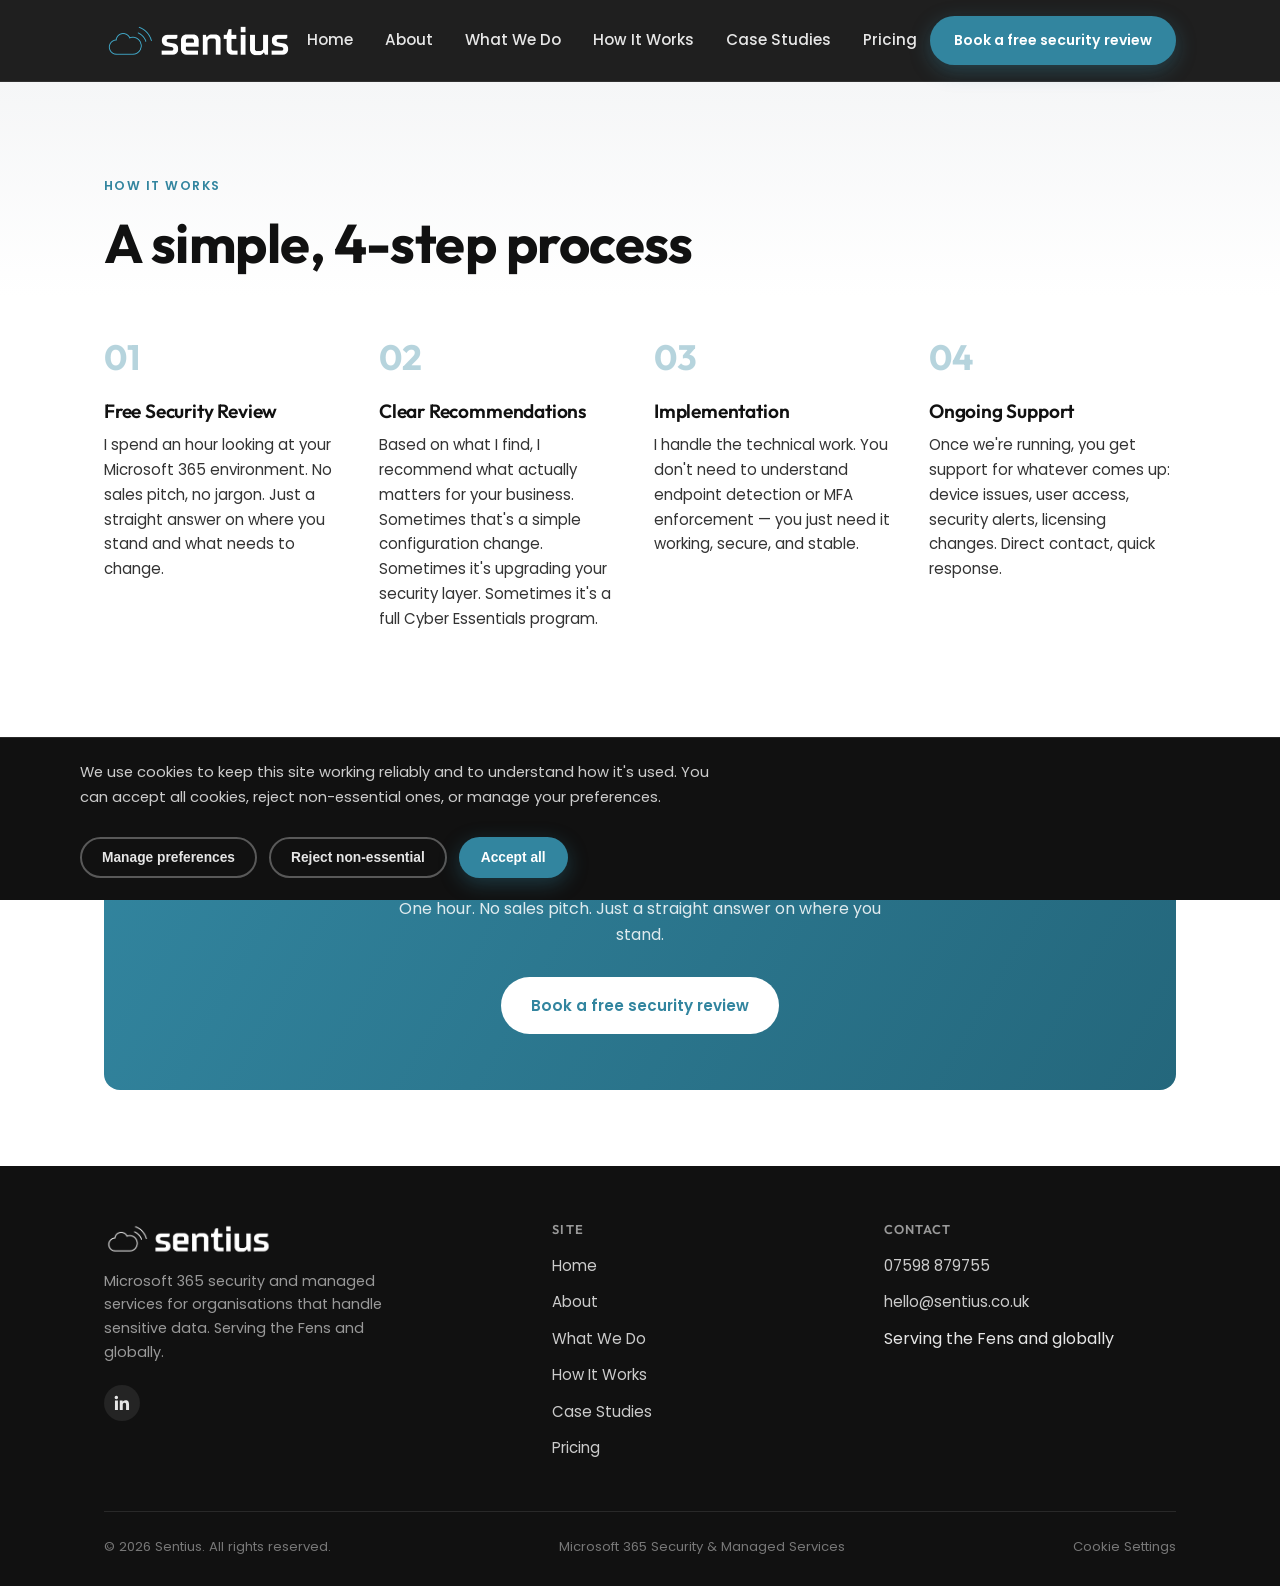
<file: how-it-works-pre-clarity.html>
<!DOCTYPE html>
<html lang="en">
<head>
<meta charset="UTF-8">
<meta name="viewport" content="width=device-width, initial-scale=1.0">
<meta name="robots" content="index, follow">
<meta name="description" content="Free security review, clear recommendations, implementation, and ongoing support — the Sentius 4-step process.">
<meta property="og:title" content="How It Works | Our 4-Step Security Review Process">
<meta property="og:description" content="Free security review, clear recommendations, implementation, and ongoing support — the Sentius 4-step process.">
<meta property="og:image" content="https://sentius.co.uk/assets/og-image-how-it-works.svg">
<meta property="og:url" content="https://sentius.co.uk/how-it-works.html">
<meta property="og:type" content="website">
<link rel="canonical" href="https://sentius.co.uk/how-it-works.html">
<title>How It Works | Our 4-Step Security Review Process | Sentius</title>
<link rel="icon" href="assets/favicon.ico">
<link rel="preconnect" href="https://fonts.googleapis.com">
<link rel="preconnect" href="https://fonts.gstatic.com" crossorigin>
<link href="https://fonts.googleapis.com/css2?family=Outfit:wght@500;600;700&family=Poppins:wght@400;500;600&display=swap" rel="stylesheet">
<link rel="stylesheet" href="css/style.css">
</head>
<body>

<header class="site-header">
  <div class="nav-wrap">
    <a href="index.html" class="logo-link"><img src="assets/logo.png" alt="Sentius logo"></a>
    <nav class="main-nav">
      <ul>
        <li><a href="index.html">Home</a></li>
        <li><a href="about.html">About</a></li>
        <li><a href="what-we-do.html">What We Do</a></li>
        <li><a href="how-it-works.html">How It Works</a></li>
        <li><a href="case-studies.html">Case Studies</a></li>
        <li><a href="pricing.html">Pricing</a></li>
      </ul>
    </nav>
    <div class="nav-cta">
      <a href="https://outlook.office365.com/owa/calendar/Sentius@sentius.co.uk/bookings/" target="_blank" rel="noopener" class="btn btn-primary">Book a free security review</a>
    </div>
    <button class="nav-toggle" aria-label="Toggle menu"><span></span><span></span><span></span></button>
  </div>
</header>

<main>
  <section class="hero" style="padding-bottom:20px;">
    <div class="container">
      <span class="eyebrow">How It Works</span>
      <h1>A simple, 4-step process</h1>
    </div>
  </section>

  <section style="padding-top:20px;">
    <div class="container">
      <div class="steps">
        <div class="step">
          <span class="step-num">01</span>
          <h3>Free Security Review</h3>
          <p>I spend an hour looking at your Microsoft 365 environment. No sales pitch, no jargon. Just a straight answer on where you stand and what needs to change.</p>
        </div>
        <div class="step">
          <span class="step-num">02</span>
          <h3>Clear Recommendations</h3>
          <p>Based on what I find, I recommend what actually matters for your business. Sometimes that's a simple configuration change. Sometimes it's upgrading your security layer. Sometimes it's a full Cyber Essentials program.</p>
        </div>
        <div class="step">
          <span class="step-num">03</span>
          <h3>Implementation</h3>
          <p>I handle the technical work. You don't need to understand endpoint detection or MFA enforcement &mdash; you just need it working, secure, and stable.</p>
        </div>
        <div class="step">
          <span class="step-num">04</span>
          <h3>Ongoing Support</h3>
          <p>Once we're running, you get support for whatever comes up: device issues, user access, security alerts, licensing changes. Direct contact, quick response.</p>
        </div>
      </div>
    </div>
  </section>

  <section>
    <div class="container">
      <div class="cta-banner">
        <h2>Ready for a free security review?</h2>
        <p>One hour. No sales pitch. Just a straight answer on where you stand.</p>
        <a href="https://outlook.office365.com/owa/calendar/Sentius@sentius.co.uk/bookings/" target="_blank" rel="noopener" class="btn" style="background:var(--white); color:var(--teal);">Book a free security review</a>
      </div>
    </div>
  </section>
</main>

<footer class="site-footer">
  <div class="container">
    <div class="footer-top">
      <div class="footer-brand">
        <img src="assets/logo.png" alt="Sentius logo">
        <p>Microsoft 365 security and managed services for organisations that handle sensitive data. Serving the Fens and globally.</p>
        <div class="footer-social">
          <a href="https://www.linkedin.com/in/chris-warner-75b22317b/" target="_blank" rel="noopener" aria-label="Sentius on LinkedIn">
            <svg viewBox="0 0 24 24" width="20" height="20" fill="currentColor" aria-hidden="true"><path d="M20.45 20.45h-3.56v-5.57c0-1.33-.02-3.04-1.85-3.04-1.85 0-2.14 1.45-2.14 2.94v5.67H9.34V9h3.42v1.56h.05c.48-.9 1.64-1.85 3.38-1.85 3.6 0 4.27 2.37 4.27 5.46v6.28zM5.34 7.43a2.07 2.07 0 1 1 0-4.13 2.07 2.07 0 0 1 0 4.13zM7.12 20.45H3.56V9h3.56v11.45z"/></svg>
          </a>
        </div>
      </div>
      <div class="footer-col">
        <h4>Site</h4>
        <ul>
          <li><a href="index.html">Home</a></li>
          <li><a href="about.html">About</a></li>
          <li><a href="what-we-do.html">What We Do</a></li>
          <li><a href="how-it-works.html">How It Works</a></li>
          <li><a href="case-studies.html">Case Studies</a></li>
          <li><a href="pricing.html">Pricing</a></li>
        </ul>
      </div>
      <div class="footer-col">
        <h4>Contact</h4>
        <ul>
          <li><a href="tel:07598879755">07598 879755</a></li>
          <li><a href="mailto:hello@sentius.co.uk">hello@sentius.co.uk</a></li>
          <li>Serving the Fens and globally</li>
        </ul>
      </div>
    </div>
    <div class="footer-bottom">
      <span>&copy; <span id="year"></span> Sentius. All rights reserved.</span>
      <span>Microsoft 365 Security &amp; Managed Services</span>
      <a href="#" data-cookie-settings>Cookie Settings</a>
    </div>
  </div>
</footer>

<script src="js/main.js"></script>
<script src="js/cookie-consent.js"></script>
<script>document.getElementById('year').textContent = new Date().getFullYear();</script>
</body>
</html>
</file>
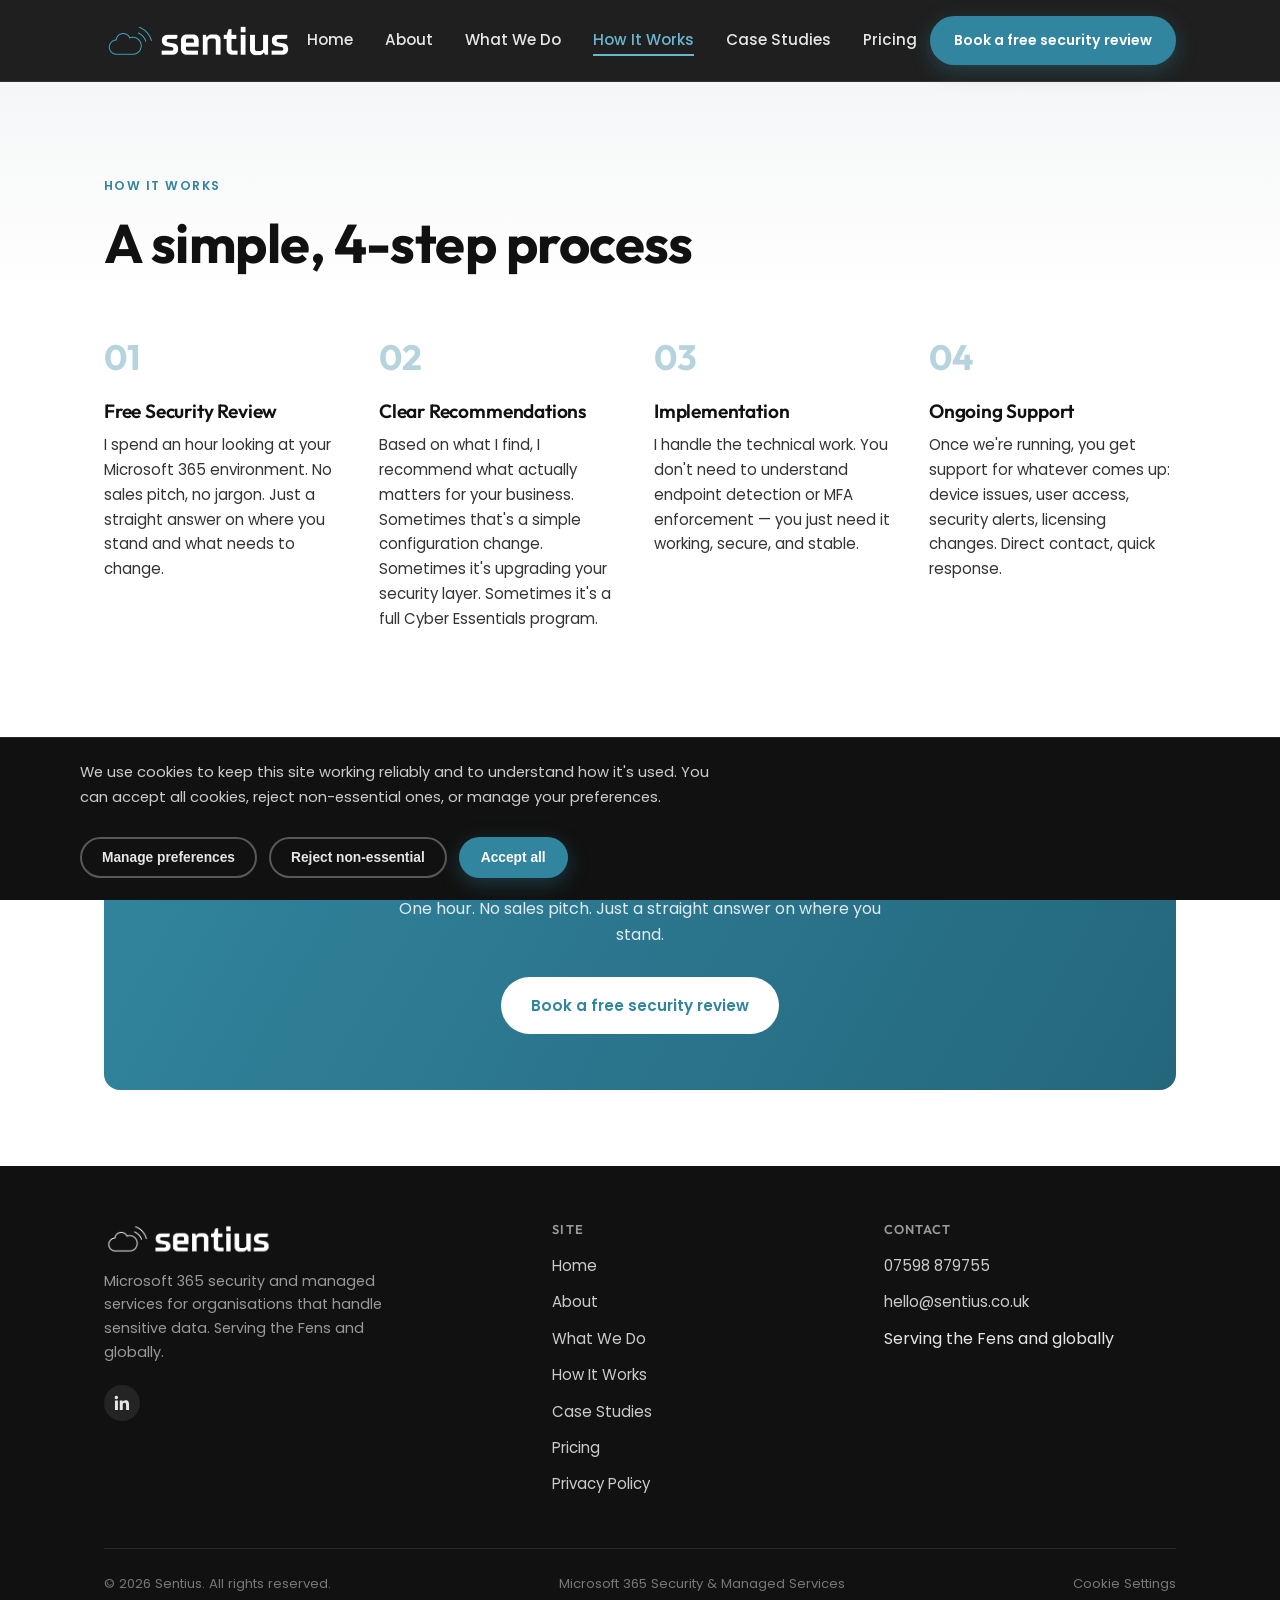
<file: how-it-works.html>
<!DOCTYPE html>
<html lang="en">
<head>
<meta charset="UTF-8">
<meta name="viewport" content="width=device-width, initial-scale=1.0">
<meta name="robots" content="index, follow">
<meta name="description" content="Free security review, clear recommendations, implementation, and ongoing support — the Sentius 4-step process.">
<meta property="og:title" content="How It Works | Our 4-Step Security Review Process">
<meta property="og:description" content="Free security review, clear recommendations, implementation, and ongoing support — the Sentius 4-step process.">
<meta property="og:image" content="https://sentius.co.uk/assets/og-image-how-it-works.svg">
<meta property="og:url" content="https://sentius.co.uk/how-it-works.html">
<meta property="og:type" content="website">
<link rel="canonical" href="https://sentius.co.uk/how-it-works">
<title>How It Works | Our 4-Step Security Review Process | Sentius</title>
<link rel="icon" href="assets/favicon.ico">
<link rel="preconnect" href="https://fonts.googleapis.com">
<link rel="preconnect" href="https://fonts.gstatic.com" crossorigin>
<link href="https://fonts.googleapis.com/css2?family=Outfit:wght@500;600;700&family=Poppins:wght@400;500;600&display=swap" rel="stylesheet">
<link rel="stylesheet" href="css/style.css">
<script type="text/javascript">
    (function(c,l,a,r,i,t,y){
        c[a]=c[a]||function(){(c[a].q=c[a].q||[]).push(arguments)};
        t=l.createElement(r);t.async=1;t.src="https://www.clarity.ms/tag/"+i;
        y=l.getElementsByTagName(r)[0];y.parentNode.insertBefore(t,y);
    })(window, document, "clarity", "script", "y70itt7wc4");
</script>
</head>
<body>

<header class="site-header">
  <div class="nav-wrap">
    <a href="index.html" class="logo-link"><img src="assets/logo.png" alt="Sentius logo"></a>
    <nav class="main-nav">
      <ul>
        <li><a href="index.html">Home</a></li>
        <li><a href="about.html">About</a></li>
        <li><a href="what-we-do.html">What We Do</a></li>
        <li><a href="how-it-works.html">How It Works</a></li>
        <li><a href="case-studies.html">Case Studies</a></li>
        <li><a href="pricing.html">Pricing</a></li>
      </ul>
    </nav>
    <div class="nav-cta">
      <a href="https://outlook.office365.com/owa/calendar/Sentius@sentius.co.uk/bookings/" target="_blank" rel="noopener" class="btn btn-primary">Book a free security review</a>
    </div>
    <button class="nav-toggle" aria-label="Toggle menu"><span></span><span></span><span></span></button>
  </div>
</header>

<main>
  <section class="hero" style="padding-bottom:20px;">
    <div class="container">
      <span class="eyebrow">How It Works</span>
      <h1>A simple, 4-step process</h1>
    </div>
  </section>

  <section style="padding-top:20px;">
    <div class="container">
      <div class="steps">
        <div class="step">
          <span class="step-num">01</span>
          <h3>Free Security Review</h3>
          <p>I spend an hour looking at your Microsoft 365 environment. No sales pitch, no jargon. Just a straight answer on where you stand and what needs to change.</p>
        </div>
        <div class="step">
          <span class="step-num">02</span>
          <h3>Clear Recommendations</h3>
          <p>Based on what I find, I recommend what actually matters for your business. Sometimes that's a simple configuration change. Sometimes it's upgrading your security layer. Sometimes it's a full Cyber Essentials program.</p>
        </div>
        <div class="step">
          <span class="step-num">03</span>
          <h3>Implementation</h3>
          <p>I handle the technical work. You don't need to understand endpoint detection or MFA enforcement &mdash; you just need it working, secure, and stable.</p>
        </div>
        <div class="step">
          <span class="step-num">04</span>
          <h3>Ongoing Support</h3>
          <p>Once we're running, you get support for whatever comes up: device issues, user access, security alerts, licensing changes. Direct contact, quick response.</p>
        </div>
      </div>
    </div>
  </section>

  <section>
    <div class="container">
      <div class="cta-banner">
        <h2>Ready for a free security review?</h2>
        <p>One hour. No sales pitch. Just a straight answer on where you stand.</p>
        <a href="https://outlook.office365.com/owa/calendar/Sentius@sentius.co.uk/bookings/" target="_blank" rel="noopener" class="btn" style="background:var(--white); color:var(--teal);">Book a free security review</a>
      </div>
    </div>
  </section>
</main>

<footer class="site-footer">
  <div class="container">
    <div class="footer-top">
      <div class="footer-brand">
        <img src="assets/logo.png" alt="Sentius logo">
        <p>Microsoft 365 security and managed services for organisations that handle sensitive data. Serving the Fens and globally.</p>
        <div class="footer-social">
          <a href="https://www.linkedin.com/in/chris-warner-75b22317b/" target="_blank" rel="noopener" aria-label="Sentius on LinkedIn">
            <svg viewBox="0 0 24 24" width="20" height="20" fill="currentColor" aria-hidden="true"><path d="M20.45 20.45h-3.56v-5.57c0-1.33-.02-3.04-1.85-3.04-1.85 0-2.14 1.45-2.14 2.94v5.67H9.34V9h3.42v1.56h.05c.48-.9 1.64-1.85 3.38-1.85 3.6 0 4.27 2.37 4.27 5.46v6.28zM5.34 7.43a2.07 2.07 0 1 1 0-4.13 2.07 2.07 0 0 1 0 4.13zM7.12 20.45H3.56V9h3.56v11.45z"/></svg>
          </a>
        </div>
      </div>
      <div class="footer-col">
        <h4>Site</h4>
        <ul>
          <li><a href="index.html">Home</a></li>
          <li><a href="about.html">About</a></li>
          <li><a href="what-we-do.html">What We Do</a></li>
          <li><a href="how-it-works.html">How It Works</a></li>
          <li><a href="case-studies.html">Case Studies</a></li>
          <li><a href="pricing.html">Pricing</a></li>
          <li><a href="privacy-policy.html">Privacy Policy</a></li>
        </ul>
      </div>
      <div class="footer-col">
        <h4>Contact</h4>
        <ul>
          <li><a href="tel:07598879755">07598 879755</a></li>
          <li><a href="mailto:hello@sentius.co.uk">hello@sentius.co.uk</a></li>
          <li>Serving the Fens and globally</li>
        </ul>
      </div>
    </div>
    <div class="footer-bottom">
      <span>&copy; <span id="year"></span> Sentius. All rights reserved.</span>
      <span>Microsoft 365 Security &amp; Managed Services</span>
      <a href="#" data-cookie-settings>Cookie Settings</a>
    </div>
  </div>
</footer>

<script src="js/main.js"></script>
<script src="js/cookie-consent.js"></script>
<script>document.getElementById('year').textContent = new Date().getFullYear();</script>
</body>
</html>
</file>
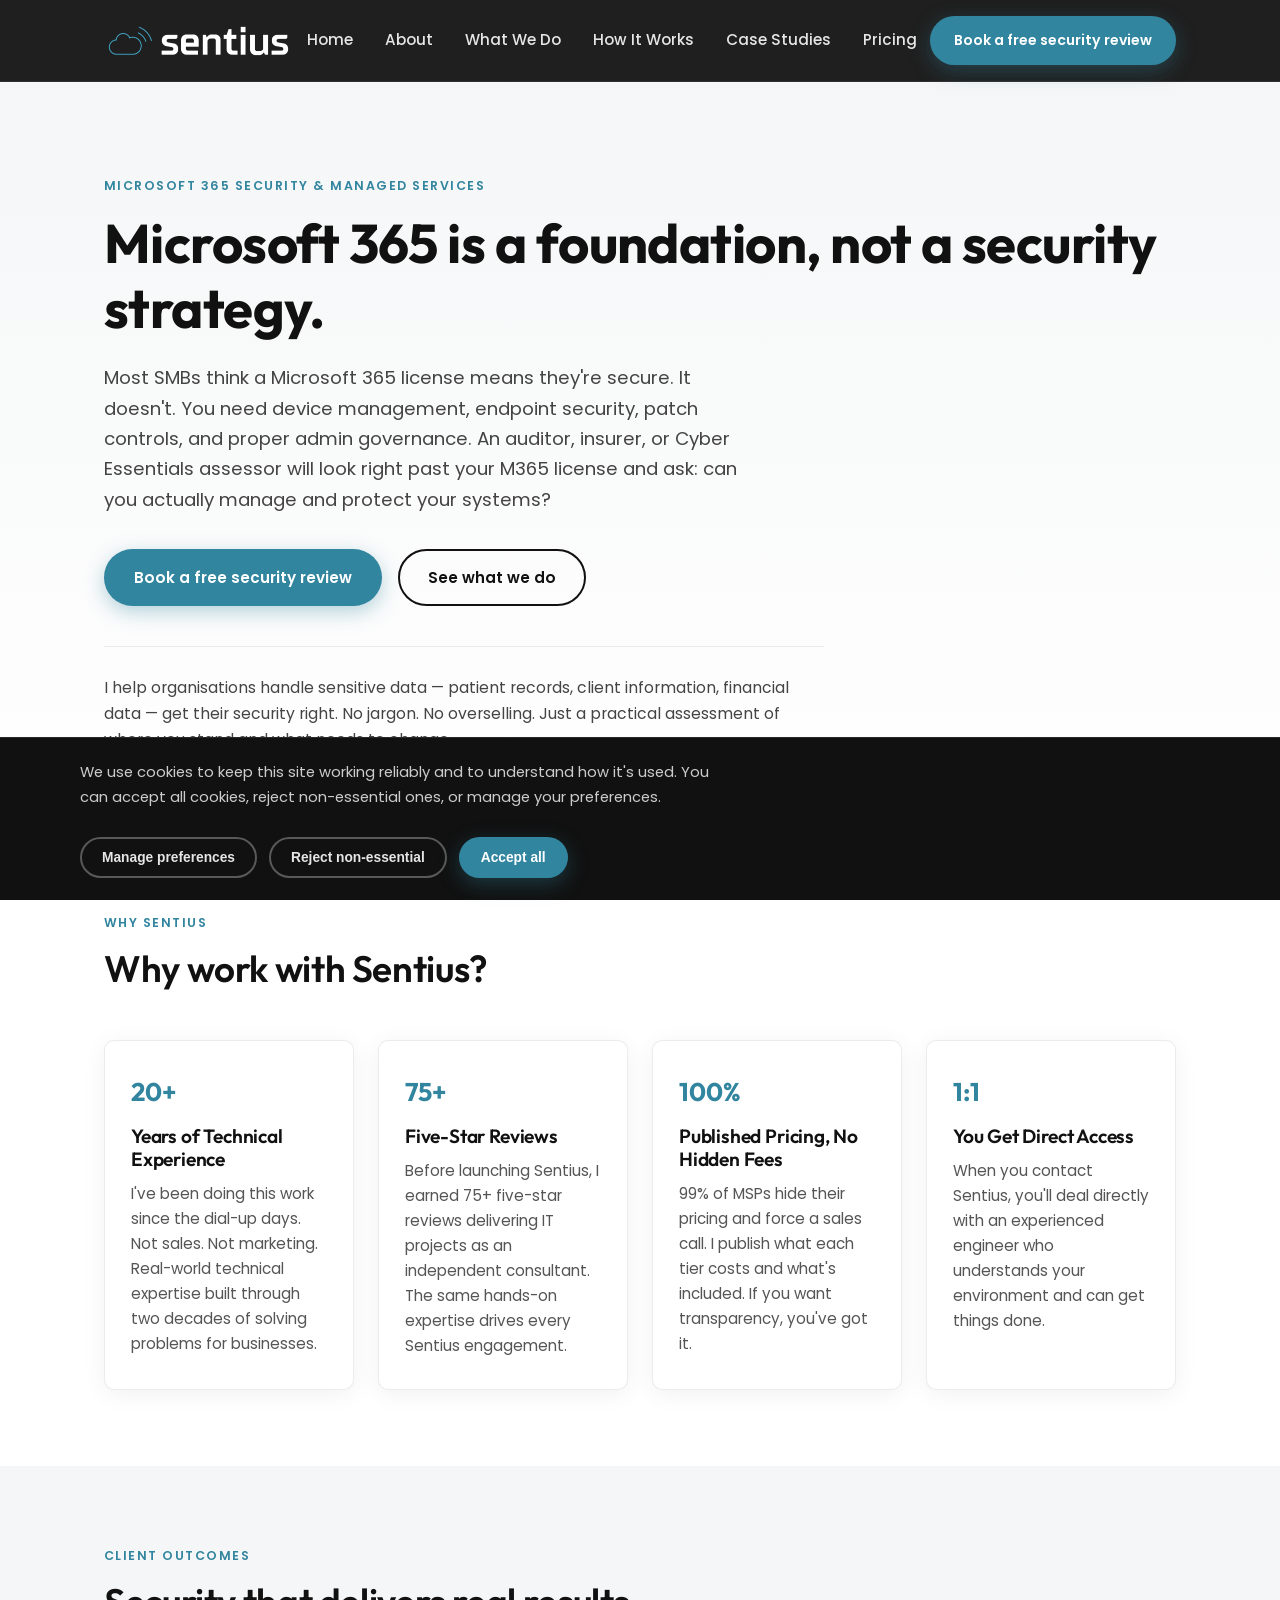
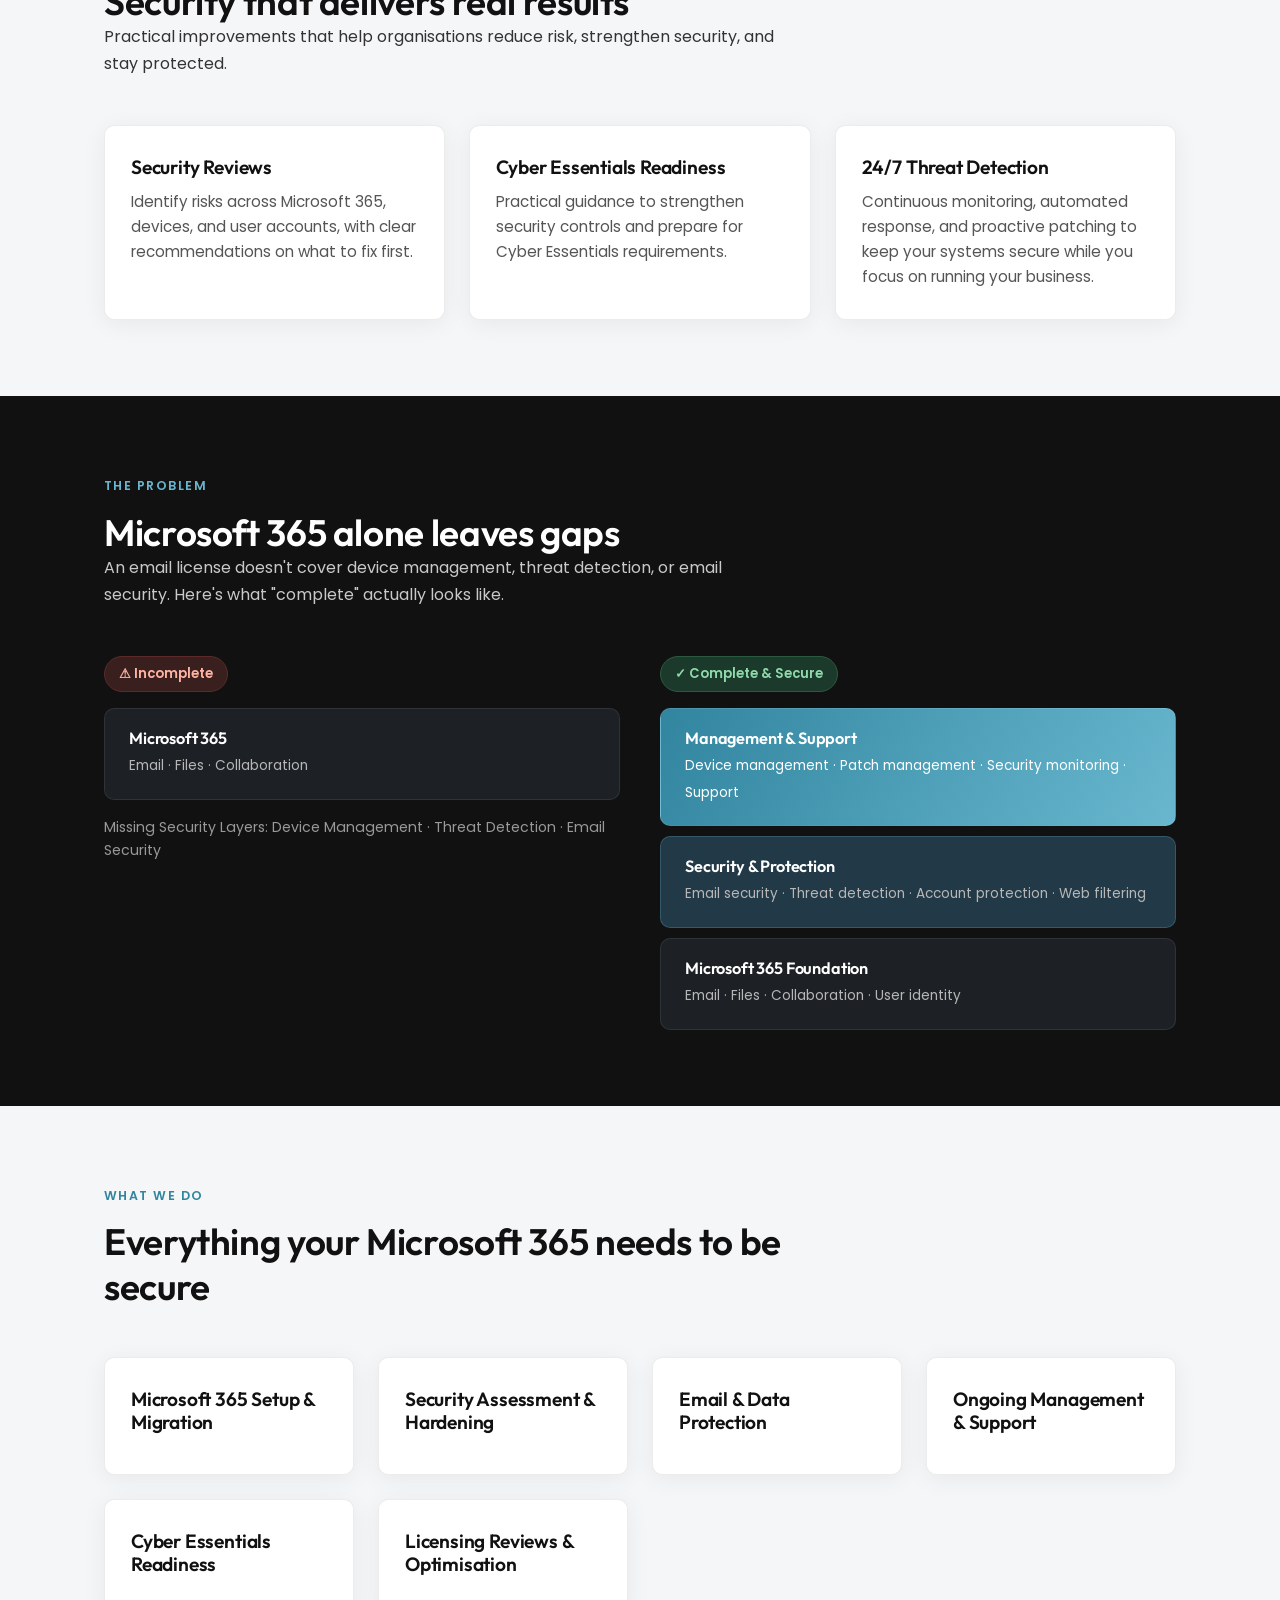
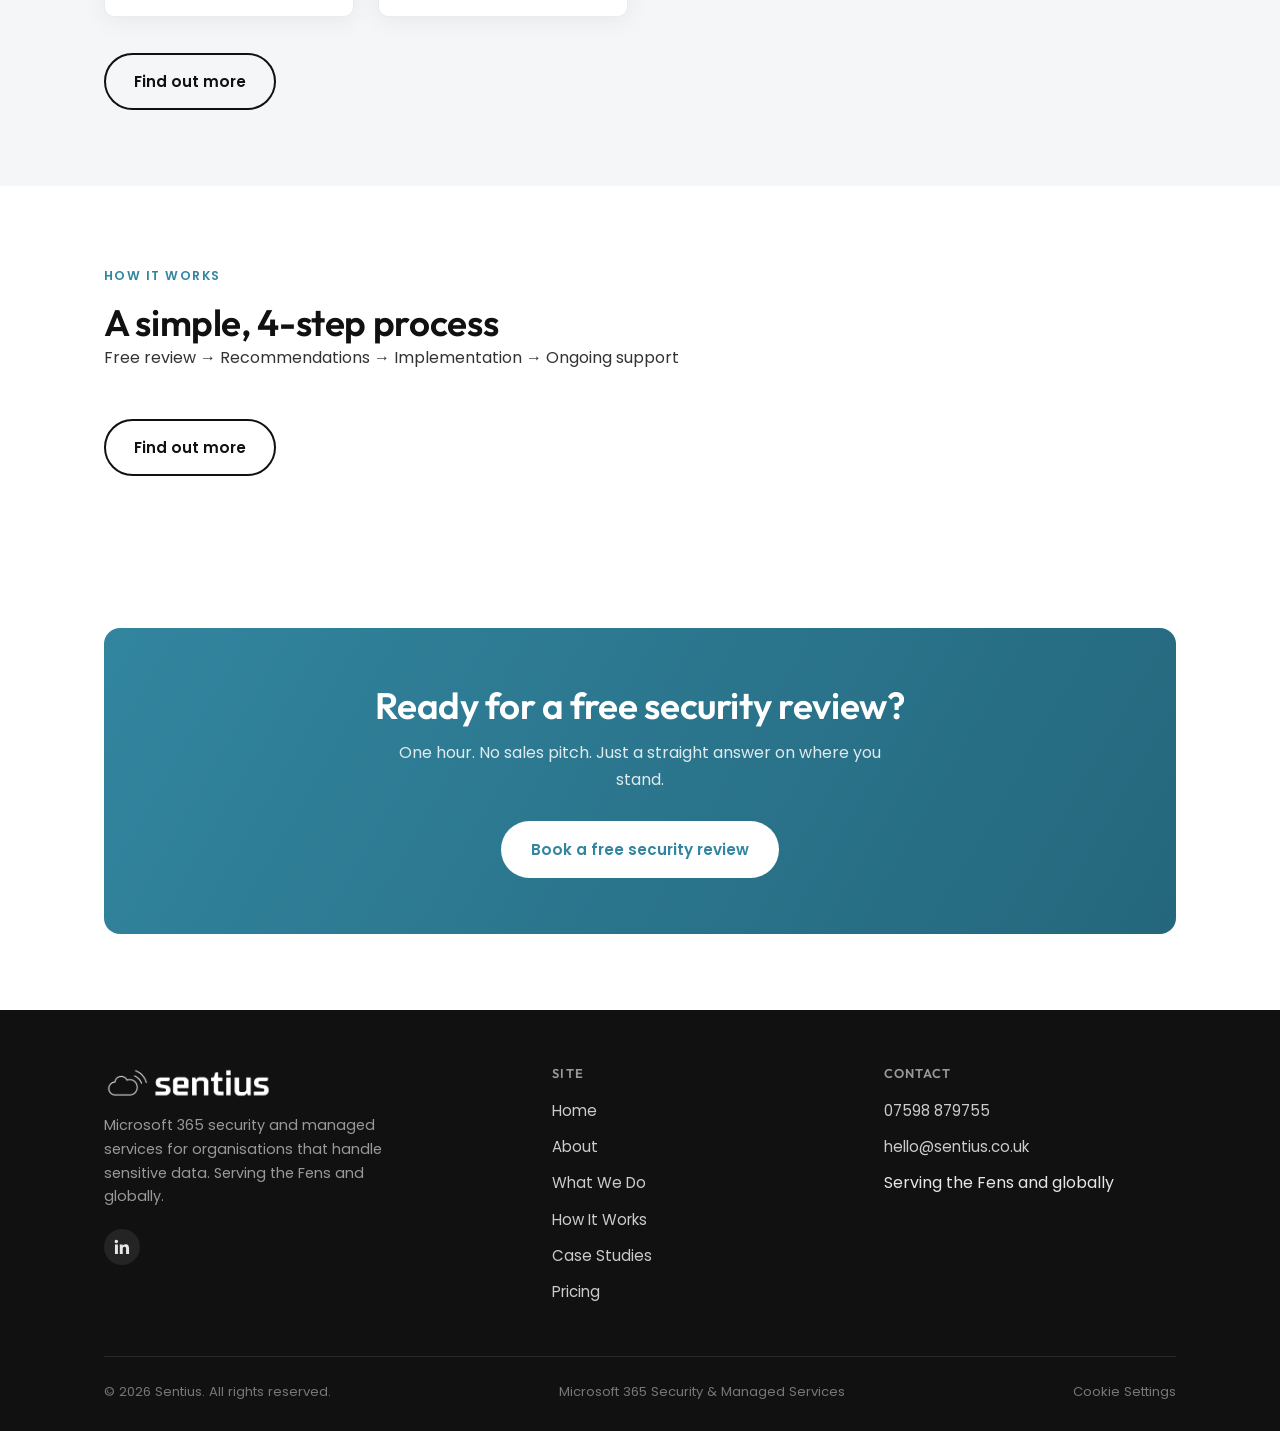
<file: index-old.html>
<!DOCTYPE html>
<html lang="en">
<head>
<meta charset="UTF-8">
<meta name="viewport" content="width=device-width, initial-scale=1.0">
<meta name="robots" content="index, follow">
<meta name="description" content="Microsoft 365 is a foundation, not a security strategy. Sentius helps SMBs manage and protect their systems — no jargon, no overselling, published pricing.">
<meta property="og:title" content="Sentius | Microsoft 365 Security &amp; Managed Services">
<meta property="og:description" content="Microsoft 365 is a foundation, not a security strategy. Sentius helps SMBs manage and protect their systems — no jargon, no overselling, published pricing.">
<meta property="og:image" content="https://sentius.co.uk/assets/og-image-home.svg">
<meta property="og:url" content="https://sentius.co.uk/">
<meta property="og:type" content="website">
<link rel="canonical" href="https://sentius.co.uk/">
<title>Sentius | Microsoft 365 Security &amp; Managed Services</title>
<link rel="icon" href="assets/favicon.ico">
<link rel="preconnect" href="https://fonts.googleapis.com">
<link rel="preconnect" href="https://fonts.gstatic.com" crossorigin>
<link href="https://fonts.googleapis.com/css2?family=Outfit:wght@500;600;700&family=Poppins:wght@400;500;600&display=swap" rel="stylesheet">
<link rel="stylesheet" href="css/style.css">
</head>
<body>

<header class="site-header">
  <div class="nav-wrap">
    <a href="index.html" class="logo-link">
      <img src="assets/logo.png" alt="Sentius logo">
    </a>
    <nav class="main-nav">
      <ul>
        <li><a href="index.html">Home</a></li>
        <li><a href="about.html">About</a></li>
        <li><a href="what-we-do.html">What We Do</a></li>
        <li><a href="how-it-works.html">How It Works</a></li>
        <li><a href="case-studies.html">Case Studies</a></li>
        <li><a href="pricing.html">Pricing</a></li>
      </ul>
    </nav>
    <div class="nav-cta">
      <a href="https://outlook.office365.com/owa/calendar/Sentius@sentius.co.uk/bookings/" target="_blank" rel="noopener" class="btn btn-primary">Book a free security review</a>
    </div>
    <button class="nav-toggle" aria-label="Toggle menu"><span></span><span></span><span></span></button>
  </div>
</header>

<main>

  <section class="hero">
    <div class="container hero-inner">
      <div>
        <span class="eyebrow">Microsoft 365 Security &amp; Managed Services</span>
        <h1>Microsoft&nbsp;365 is a foundation, not a security strategy.</h1>
        <p class="lede">Most SMBs think a Microsoft 365 license means they're secure. It doesn't. You need device management, endpoint security, patch controls, and proper admin governance. An auditor, insurer, or Cyber Essentials assessor will look right past your M365 license and ask: can you actually manage and protect your systems?</p>
        <div class="hero-actions">
          <a href="https://outlook.office365.com/owa/calendar/Sentius@sentius.co.uk/bookings/" target="_blank" rel="noopener" class="btn btn-primary">Book a free security review</a>
          <a href="what-we-do.html" class="btn btn-outline">See what we do</a>
        </div>
        <p class="hero-note">I help organisations handle sensitive data &mdash; patient records, client information, financial data &mdash; get their security right. No jargon. No overselling. Just a practical assessment of where you stand and what needs to change.</p>
      </div>
    </div>
  </section>

  <section>
    <div class="container">
      <div class="section-head">
        <span class="eyebrow">Why Sentius</span>
        <h2>Why work with Sentius?</h2>
      </div>
      <div class="grid-cards">
        <div class="card">
          <div class="num">20+</div>
          <h3>Years of Technical Experience</h3>
          <p>I've been doing this work since the dial-up days. Not sales. Not marketing. Real-world technical expertise built through two decades of solving problems for businesses.</p>
        </div>
        <div class="card">
          <div class="num">75+</div>
          <h3>Five-Star Reviews</h3>
          <p>Before launching Sentius, I earned 75+ five-star reviews delivering IT projects as an independent consultant. The same hands-on expertise drives every Sentius engagement.</p>
        </div>
        <div class="card">
          <div class="num">100%</div>
          <h3>Published Pricing, No Hidden Fees</h3>
          <p>99% of MSPs hide their pricing and force a sales call. I publish what each tier costs and what's included. If you want transparency, you've got it.</p>
        </div>
        <div class="card">
          <div class="num">1:1</div>
          <h3>You Get Direct Access</h3>
          <p>When you contact Sentius, you'll deal directly with an experienced engineer who understands your environment and can get things done.</p>
        </div>
      </div>
    </div>
  </section>

  <section class="section-tint">
    <div class="container">
      <div class="section-head">
        <span class="eyebrow">Client Outcomes</span>
        <h2>Security that delivers real results</h2>
        <p>Practical improvements that help organisations reduce risk, strengthen security, and stay protected.</p>
      </div>
      <div class="grid-cards">
        <div class="card">
          <h3>Security Reviews</h3>
          <p>Identify risks across Microsoft 365, devices, and user accounts, with clear recommendations on what to fix first.</p>
        </div>
        <div class="card">
          <h3>Cyber Essentials Readiness</h3>
          <p>Practical guidance to strengthen security controls and prepare for Cyber Essentials requirements.</p>
        </div>
        <div class="card">
          <h3>24/7 Threat Detection</h3>
          <p>Continuous monitoring, automated response, and proactive patching to keep your systems secure while you focus on running your business.</p>
        </div>
      </div>
    </div>
  </section>
  <section class="section-dark">
    <div class="container">
      <div class="section-head">
        <span class="eyebrow" style="color:var(--teal-light)">The Problem</span>
        <h2>Microsoft 365 alone leaves gaps</h2>
        <p>An email license doesn't cover device management, threat detection, or email security. Here's what "complete" actually looks like.</p>
      </div>

      <div style="display:grid; grid-template-columns: 1fr 1fr; gap:40px; align-items:start;">
        <div>
          <span class="stack-flag">&#9888; Incomplete</span>
          <div class="stack stack-incomplete">
            <div class="stack-layer base">
              <h4>Microsoft 365</h4>
              <span>Email &middot; Files &middot; Collaboration</span>
            </div>
          </div>
          <p style="margin-top:16px; font-size:0.88rem; color:#999;">Missing Security Layers: Device Management &middot; Threat Detection &middot; Email Security</p>
        </div>
        <div>
          <span class="stack-flag" style="background:#1c3a2c; color:#8fd9ab; border-color:#2c5a41;">&#10003; Complete &amp; Secure</span>
          <div class="stack">
            <div class="stack-layer top">
              <h4>Management &amp; Support</h4>
              <span>Device management &middot; Patch management &middot; Security monitoring &middot; Support</span>
            </div>
            <div class="stack-layer mid">
              <h4>Security &amp; Protection</h4>
              <span>Email security &middot; Threat detection &middot; Account protection &middot; Web filtering</span>
            </div>
            <div class="stack-layer base">
              <h4>Microsoft 365 Foundation</h4>
              <span>Email &middot; Files &middot; Collaboration &middot; User identity</span>
            </div>
          </div>
        </div>
      </div>
    </div>
  </section>

  <section class="section-tint">
    <div class="container">
      <div class="section-head">
        <span class="eyebrow">What We Do</span>
        <h2>Everything your Microsoft 365 needs to be secure</h2>
      </div>
      <div class="grid-cards">
        <div class="card"><h3>Microsoft 365 Setup &amp; Migration</h3></div>
        <div class="card"><h3>Security Assessment &amp; Hardening</h3></div>
        <div class="card"><h3>Email &amp; Data Protection</h3></div>
        <div class="card"><h3>Ongoing Management &amp; Support</h3></div>
        <div class="card"><h3>Cyber Essentials Readiness</h3></div>
        <div class="card"><h3>Licensing Reviews &amp; Optimisation</h3></div>
      </div>
      <div style="margin-top:36px;">
        <a href="what-we-do.html" class="btn btn-outline">Find out more</a>
      </div>
    </div>
  </section>

  <section>
    <div class="container">
      <div class="section-head">
        <span class="eyebrow">How It Works</span>
        <h2>A simple, 4-step process</h2>
        <p>Free review &rarr; Recommendations &rarr; Implementation &rarr; Ongoing support</p>
      </div>
      <div style="margin-top:36px;">
        <a href="how-it-works.html" class="btn btn-outline">Find out more</a>
      </div>
    </div>
  </section>

  <section>
    <div class="container">
      <div class="cta-banner">
        <h2>Ready for a free security review?</h2>
        <p>One hour. No sales pitch. Just a straight answer on where you stand.</p>
        <a href="https://outlook.office365.com/owa/calendar/Sentius@sentius.co.uk/bookings/" target="_blank" rel="noopener" class="btn" style="background:var(--white); color:var(--teal);">Book a free security review</a>
      </div>
    </div>
  </section>

</main>

<footer class="site-footer">
  <div class="container">
    <div class="footer-top">
      <div class="footer-brand">
        <img src="assets/logo.png" alt="Sentius logo">
        <p>Microsoft 365 security and managed services for organisations that handle sensitive data. Serving the Fens and globally.</p>
        <div class="footer-social">
          <a href="https://www.linkedin.com/in/chris-warner-75b22317b/" target="_blank" rel="noopener" aria-label="Sentius on LinkedIn">
            <svg viewBox="0 0 24 24" width="20" height="20" fill="currentColor" aria-hidden="true"><path d="M20.45 20.45h-3.56v-5.57c0-1.33-.02-3.04-1.85-3.04-1.85 0-2.14 1.45-2.14 2.94v5.67H9.34V9h3.42v1.56h.05c.48-.9 1.64-1.85 3.38-1.85 3.6 0 4.27 2.37 4.27 5.46v6.28zM5.34 7.43a2.07 2.07 0 1 1 0-4.13 2.07 2.07 0 0 1 0 4.13zM7.12 20.45H3.56V9h3.56v11.45z"/></svg>
          </a>
        </div>
      </div>
      <div class="footer-col">
        <h4>Site</h4>
        <ul>
          <li><a href="index.html">Home</a></li>
          <li><a href="about.html">About</a></li>
          <li><a href="what-we-do.html">What We Do</a></li>
          <li><a href="how-it-works.html">How It Works</a></li>
          <li><a href="case-studies.html">Case Studies</a></li>
          <li><a href="pricing.html">Pricing</a></li>
        </ul>
      </div>
      <div class="footer-col">
        <h4>Contact</h4>
        <ul>
          <li><a href="tel:07598879755">07598 879755</a></li>
          <li><a href="mailto:hello@sentius.co.uk">hello@sentius.co.uk</a></li>
          <li>Serving the Fens and globally</li>
        </ul>
      </div>
    </div>
    <div class="footer-bottom">
      <span>&copy; <span id="year"></span> Sentius. All rights reserved.</span>
      <span>Microsoft 365 Security &amp; Managed Services</span>
      <a href="#" data-cookie-settings>Cookie Settings</a>
    </div>
  </div>
</footer>

<script src="js/main.js"></script>
<script src="js/cookie-consent.js"></script>
<script>document.getElementById('year').textContent = new Date().getFullYear();</script>
</body>
</html>
</file>
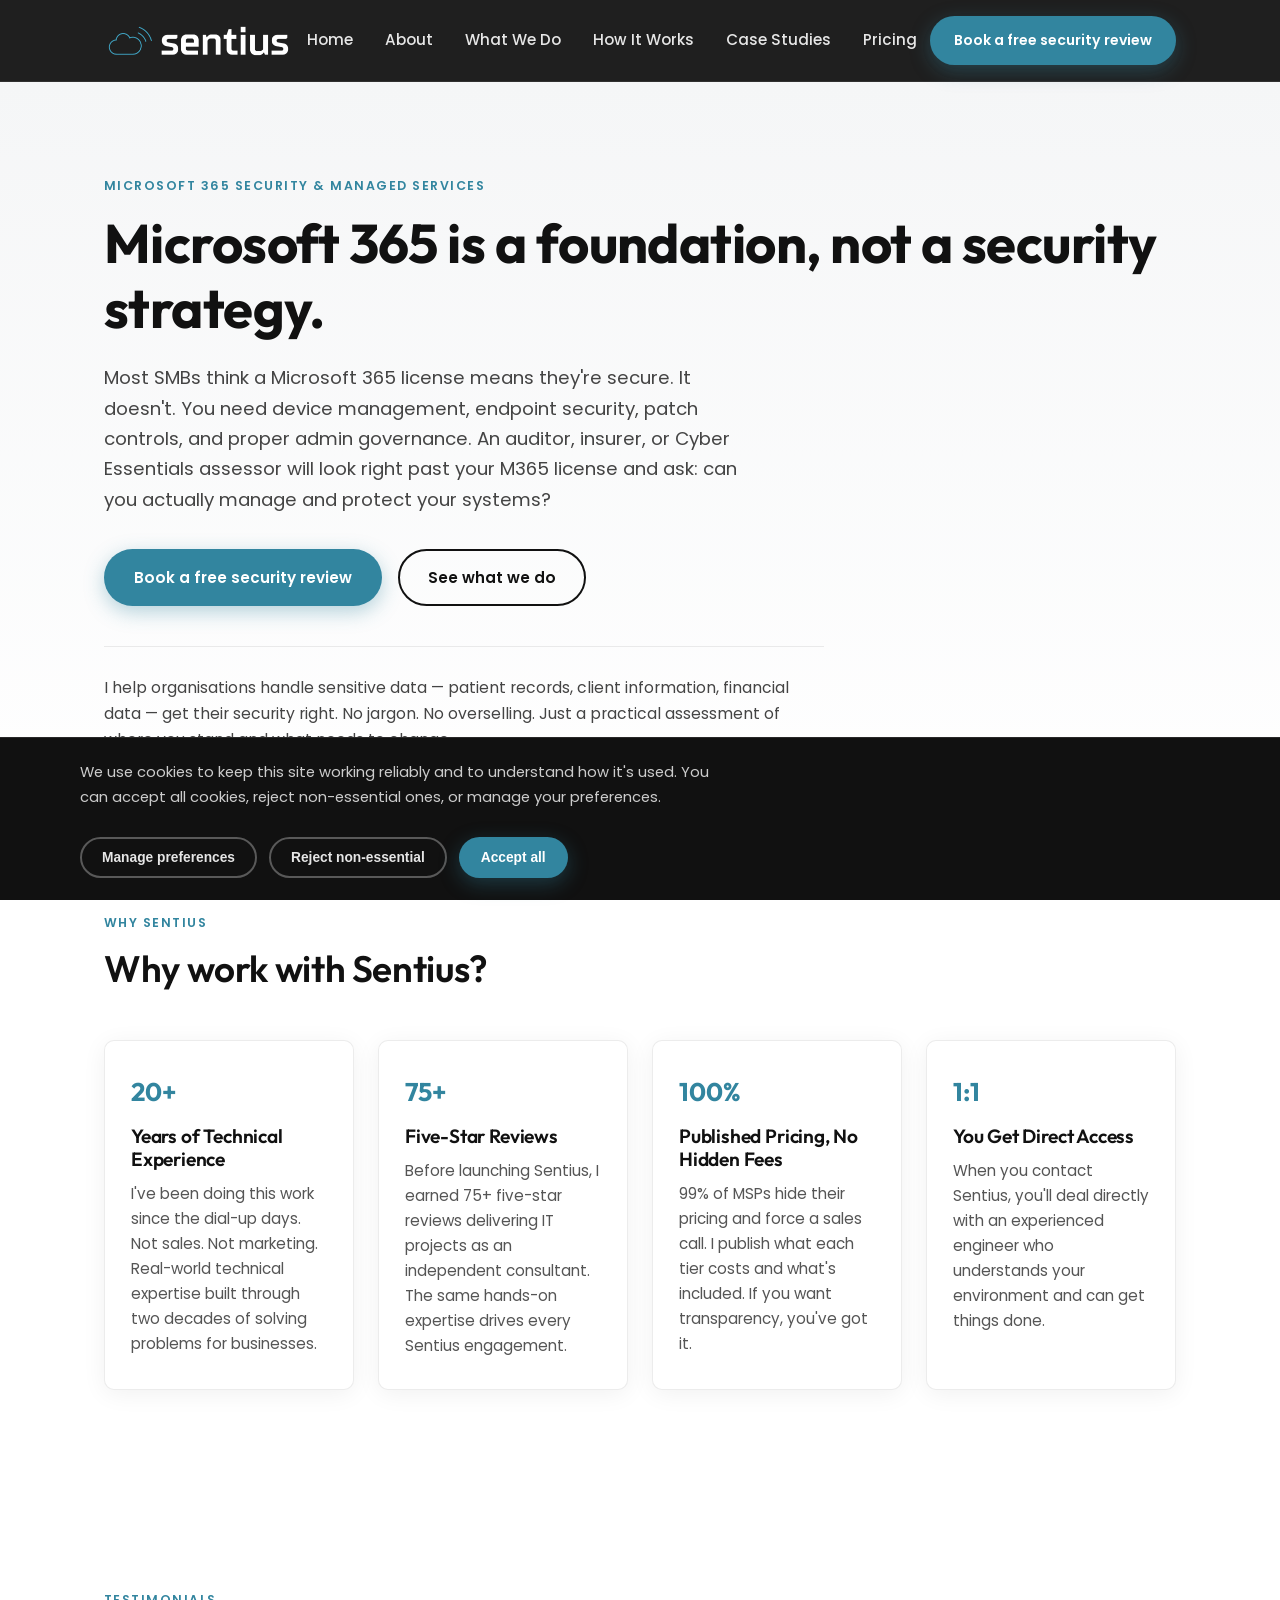
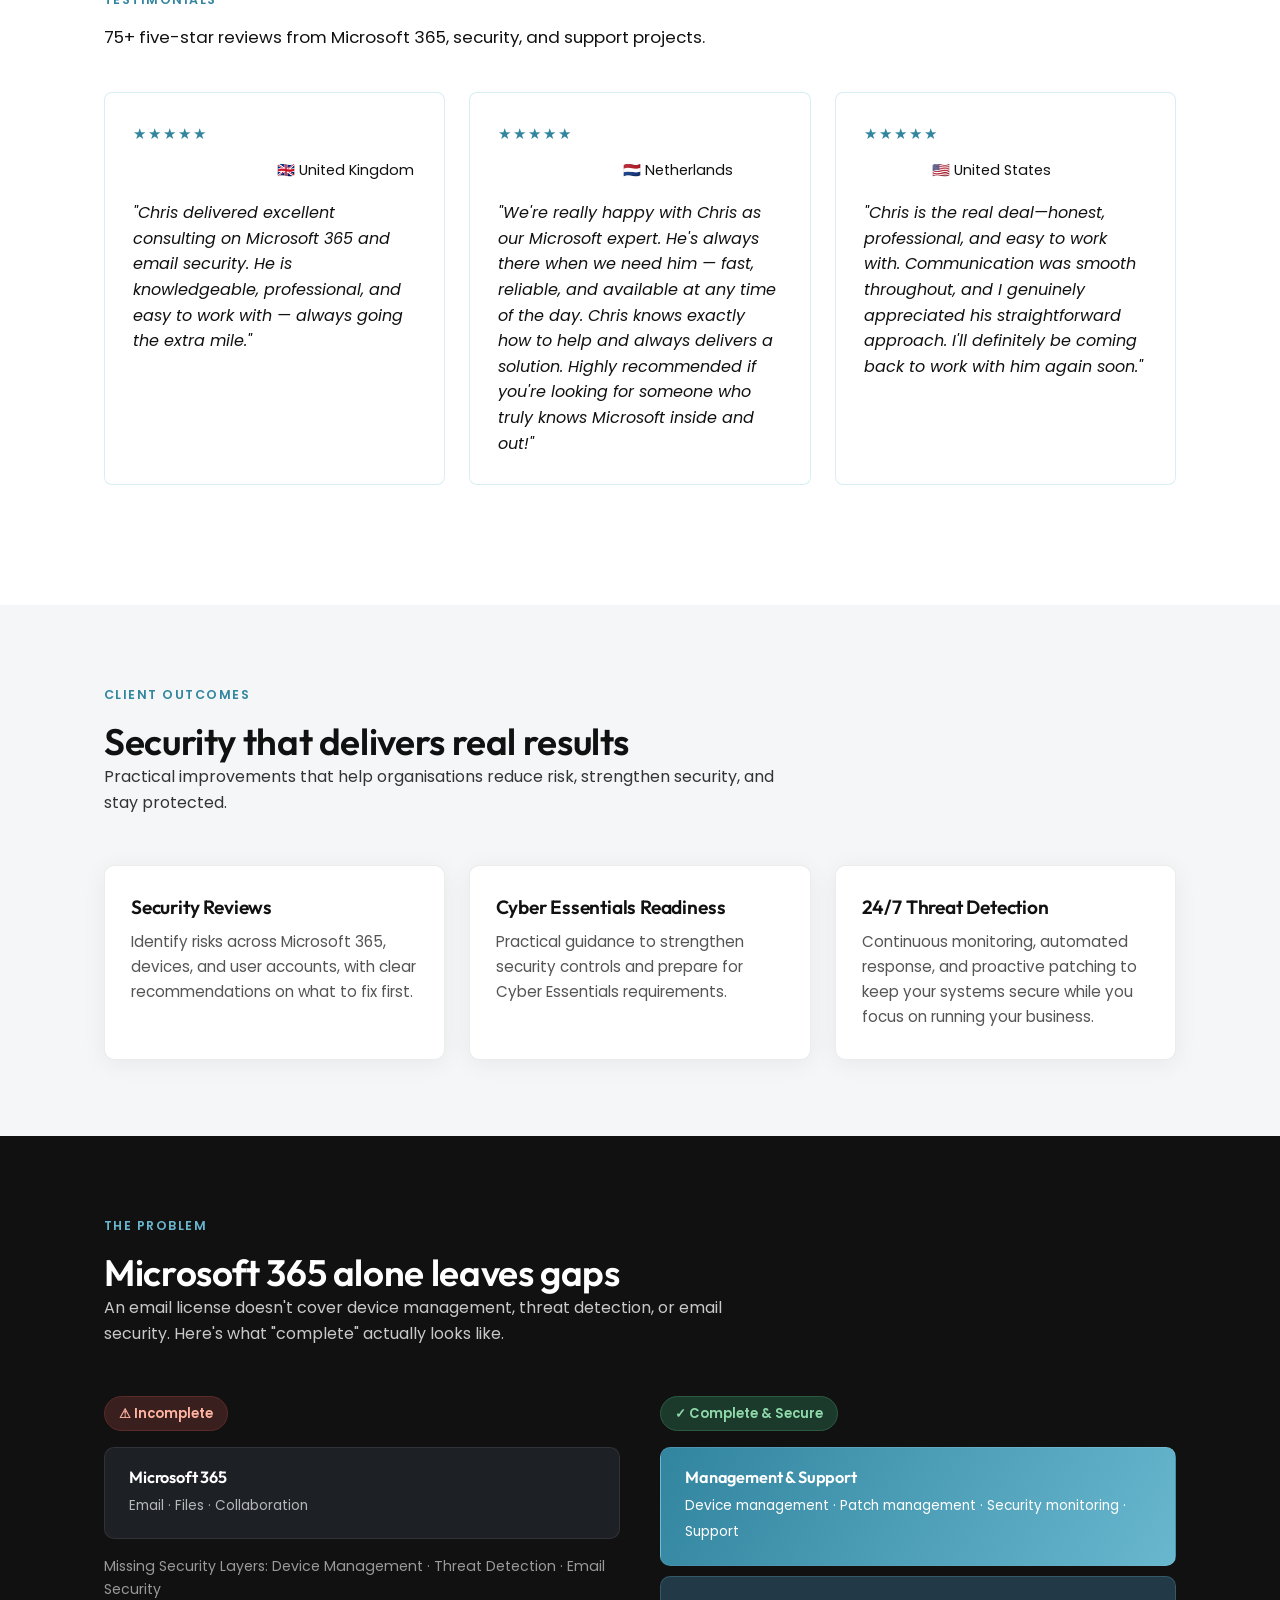
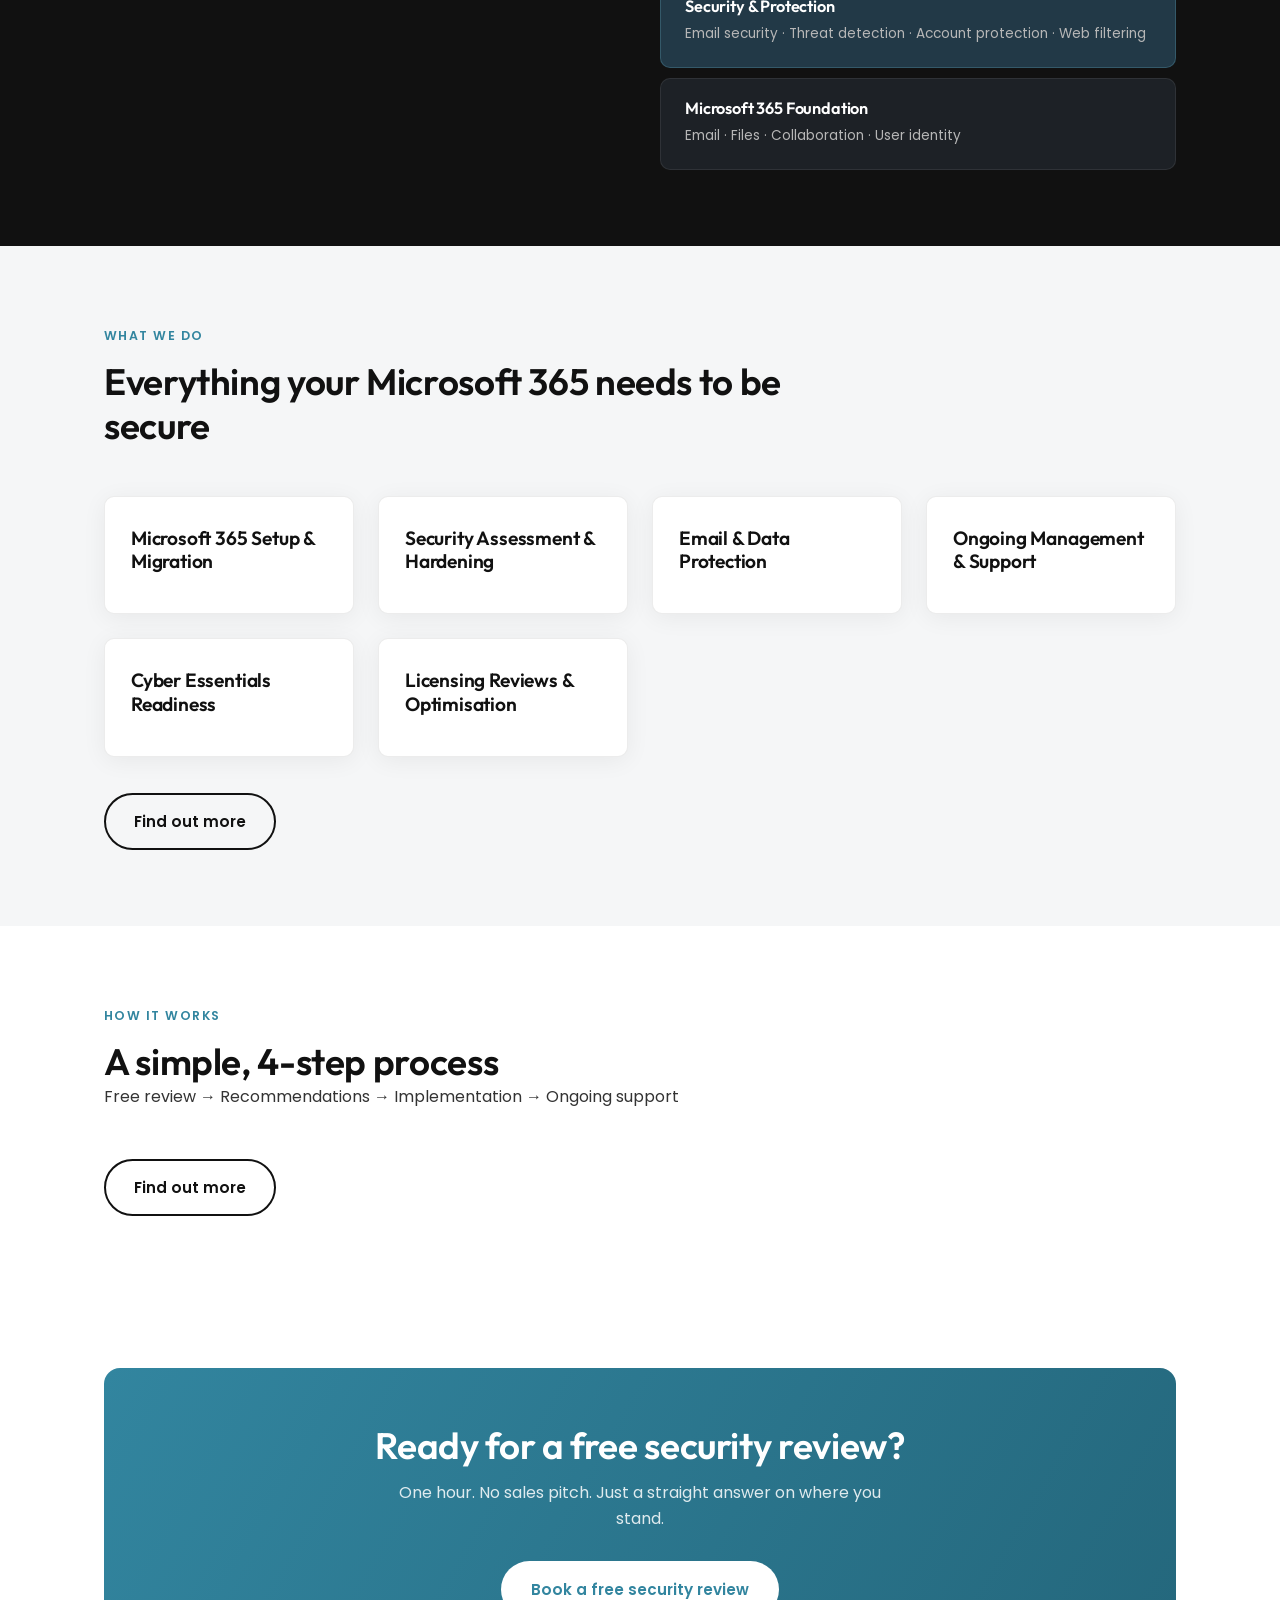
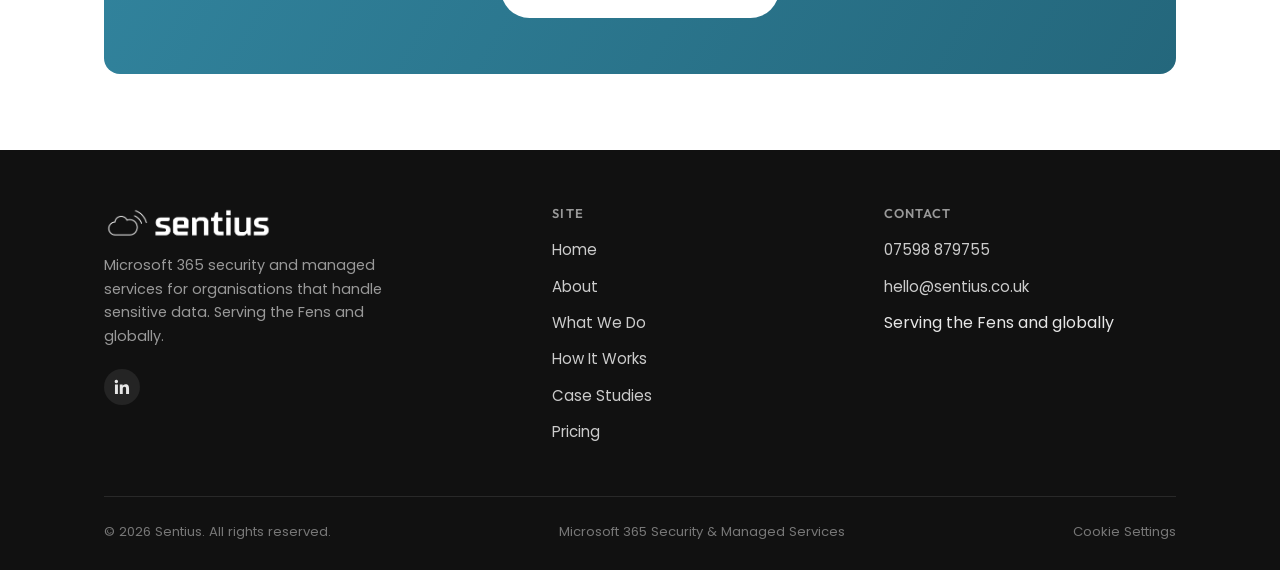
<file: index-pre-clarity.html>
<!DOCTYPE html>
<html lang="en">
<head>
<meta charset="UTF-8">
<meta name="viewport" content="width=device-width, initial-scale=1.0">
<meta name="robots" content="index, follow">
<meta name="description" content="Microsoft 365 is a foundation, not a security strategy. Sentius helps SMBs manage and protect their systems — no jargon, no overselling, published pricing.">
<meta property="og:title" content="Sentius | Microsoft 365 Security &amp; Managed Services">
<meta property="og:description" content="Microsoft 365 is a foundation, not a security strategy. Sentius helps SMBs manage and protect their systems — no jargon, no overselling, published pricing.">
<meta property="og:image" content="https://sentius.co.uk/assets/og-image-home.svg">
<meta property="og:url" content="https://sentius.co.uk/">
<meta property="og:type" content="website">
<link rel="canonical" href="https://sentius.co.uk/">
<title>Sentius | Microsoft 365 Security &amp; Managed Services</title>
<link rel="icon" href="assets/favicon.ico">
<link rel="preconnect" href="https://fonts.googleapis.com">
<link rel="preconnect" href="https://fonts.gstatic.com" crossorigin>
<link href="https://fonts.googleapis.com/css2?family=Outfit:wght@500;600;700&family=Poppins:wght@400;500;600&display=swap" rel="stylesheet">
<link rel="stylesheet" href="css/style.css">
<style>
.testimonials-section {
  padding: 60px 0;
  background: var(--navy-dark);
  margin: 60px 0;
}

.testimonials-section h2 {
  font-size: 2.2rem;
  font-weight: 700;
  margin: 4px 0 20px;
  color: var(--white);
}

.testimonials-section .lede {
  font-size: 1.05rem;
  color: var(--gray-light);
  margin-bottom: 40px;
}

.testimonials-grid {
  display: grid;
  grid-template-columns: repeat(auto-fit, minmax(320px, 1fr));
  gap: 24px;
  margin-top: 40px;
}

.testimonial-card {
  background: rgba(255, 255, 255, 0.05);
  border: 1px solid rgba(62, 171, 191, 0.2);
  border-radius: 8px;
  padding: 28px;
  display: flex;
  flex-direction: column;
  gap: 16px;
  transition: all 0.3s ease;
}

.testimonial-card:hover {
  background: rgba(255, 255, 255, 0.08);
  border-color: rgba(62, 171, 191, 0.4);
}

.testimonial-header {
  display: flex;
  flex-direction: column;
  gap: 12px;
}

.testimonial-stars {
  color: var(--teal);
  font-size: 0.95rem;
  letter-spacing: 2px;
}

.testimonial-author {
  display: flex;
  align-items: center;
  gap: 8px;
  flex-wrap: wrap;
}

.testimonial-author strong {
  color: var(--white);
  font-weight: 600;
}

.testimonial-country {
  color: var(--gray-light);
  font-size: 0.9rem;
}

.testimonial-quote {
  color: var(--gray-light);
  font-size: 1rem;
  line-height: 1.6;
  margin: 0;
  font-style: italic;
}

@media (max-width: 768px) {
  .testimonials-section {
    padding: 40px 0;
    margin: 40px 0;
  }

  .testimonials-section h2 {
    font-size: 1.8rem;
  }

  .testimonials-grid {
    grid-template-columns: 1fr;
    gap: 20px;
  }
}
</style>
</head>
<body>

<header class="site-header">
  <div class="nav-wrap">
    <a href="index.html" class="logo-link">
      <img src="assets/logo.png" alt="Sentius logo">
    </a>
    <nav class="main-nav">
      <ul>
        <li><a href="index.html">Home</a></li>
        <li><a href="about.html">About</a></li>
        <li><a href="what-we-do.html">What We Do</a></li>
        <li><a href="how-it-works.html">How It Works</a></li>
        <li><a href="case-studies.html">Case Studies</a></li>
        <li><a href="pricing.html">Pricing</a></li>
      </ul>
    </nav>
    <div class="nav-cta">
      <a href="https://outlook.office365.com/owa/calendar/Sentius@sentius.co.uk/bookings/" target="_blank" rel="noopener" class="btn btn-primary">Book a free security review</a>
    </div>
    <button class="nav-toggle" aria-label="Toggle menu"><span></span><span></span><span></span></button>
  </div>
</header>

<main>

  <section class="hero">
    <div class="container hero-inner">
      <div>
        <span class="eyebrow">Microsoft 365 Security &amp; Managed Services</span>
        <h1>Microsoft&nbsp;365 is a foundation, not a security strategy.</h1>
        <p class="lede">Most SMBs think a Microsoft 365 license means they're secure. It doesn't. You need device management, endpoint security, patch controls, and proper admin governance. An auditor, insurer, or Cyber Essentials assessor will look right past your M365 license and ask: can you actually manage and protect your systems?</p>
        <div class="hero-actions">
          <a href="https://outlook.office365.com/owa/calendar/Sentius@sentius.co.uk/bookings/" target="_blank" rel="noopener" class="btn btn-primary">Book a free security review</a>
          <a href="what-we-do.html" class="btn btn-outline">See what we do</a>
        </div>
        <p class="hero-note">I help organisations handle sensitive data &mdash; patient records, client information, financial data &mdash; get their security right. No jargon. No overselling. Just a practical assessment of where you stand and what needs to change.</p>
      </div>
    </div>
  </section>

  <section>
    <div class="container">
      <div class="section-head">
        <span class="eyebrow">Why Sentius</span>
        <h2>Why work with Sentius?</h2>
      </div>
      <div class="grid-cards">
        <div class="card">
          <div class="num">20+</div>
          <h3>Years of Technical Experience</h3>
          <p>I've been doing this work since the dial-up days. Not sales. Not marketing. Real-world technical expertise built through two decades of solving problems for businesses.</p>
        </div>
        <div class="card">
          <div class="num">75+</div>
          <h3>Five-Star Reviews</h3>
          <p>Before launching Sentius, I earned 75+ five-star reviews delivering IT projects as an independent consultant. The same hands-on expertise drives every Sentius engagement.</p>
        </div>
        <div class="card">
          <div class="num">100%</div>
          <h3>Published Pricing, No Hidden Fees</h3>
          <p>99% of MSPs hide their pricing and force a sales call. I publish what each tier costs and what's included. If you want transparency, you've got it.</p>
        </div>
        <div class="card">
          <div class="num">1:1</div>
          <h3>You Get Direct Access</h3>
          <p>When you contact Sentius, you'll deal directly with an experienced engineer who understands your environment and can get things done.</p>
        </div>
      </div>
    </div>
  </section>

  <section class="testimonials-section">
    <div class="container">
      <span class="eyebrow">Testimonials</span>
      <p class="lede">75+ five-star reviews from Microsoft 365, security, and support projects.</p>

      <div class="testimonials-grid">

        <div class="testimonial-card">
          <div class="testimonial-header">
            <div class="testimonial-stars">★★★★★</div>
            <div class="testimonial-author">
              <strong>fabriciodesouza</strong>
              <span class="testimonial-country">🇬🇧 United Kingdom</span>
            </div>
          </div>
          <p class="testimonial-quote">"Chris delivered excellent consulting on Microsoft 365 and email security. He is knowledgeable, professional, and easy to work with — always going the extra mile."</p>
        </div>

        <div class="testimonial-card">
          <div class="testimonial-header">
            <div class="testimonial-stars">★★★★★</div>
            <div class="testimonial-author">
              <strong>icteraanjehuis</strong>
              <span class="testimonial-country">🇳🇱 Netherlands</span>
            </div>
          </div>
          <p class="testimonial-quote">"We're really happy with Chris as our Microsoft expert. He's always there when we need him — fast, reliable, and available at any time of the day. Chris knows exactly how to help and always delivers a solution. Highly recommended if you're looking for someone who truly knows Microsoft inside and out!"</p>
        </div>

        <div class="testimonial-card">
          <div class="testimonial-header">
            <div class="testimonial-stars">★★★★★</div>
            <div class="testimonial-author">
              <strong>gvari01</strong>
              <span class="testimonial-country">🇺🇸 United States</span>
            </div>
          </div>
          <p class="testimonial-quote">"Chris is the real deal—honest, professional, and easy to work with. Communication was smooth throughout, and I genuinely appreciated his straightforward approach. I'll definitely be coming back to work with him again soon."</p>
        </div>

      </div>
    </div>
  </section>

  <section class="section-tint">
    <div class="container">
      <div class="section-head">
        <span class="eyebrow">Client Outcomes</span>
        <h2>Security that delivers real results</h2>
        <p>Practical improvements that help organisations reduce risk, strengthen security, and stay protected.</p>
      </div>
      <div class="grid-cards">
        <div class="card">
          <h3>Security Reviews</h3>
          <p>Identify risks across Microsoft 365, devices, and user accounts, with clear recommendations on what to fix first.</p>
        </div>
        <div class="card">
          <h3>Cyber Essentials Readiness</h3>
          <p>Practical guidance to strengthen security controls and prepare for Cyber Essentials requirements.</p>
        </div>
        <div class="card">
          <h3>24/7 Threat Detection</h3>
          <p>Continuous monitoring, automated response, and proactive patching to keep your systems secure while you focus on running your business.</p>
        </div>
      </div>
    </div>
  </section>
  <section class="section-dark">
    <div class="container">
      <div class="section-head">
        <span class="eyebrow" style="color:var(--teal-light)">The Problem</span>
        <h2>Microsoft 365 alone leaves gaps</h2>
        <p>An email license doesn't cover device management, threat detection, or email security. Here's what "complete" actually looks like.</p>
      </div>

      <div style="display:grid; grid-template-columns: 1fr 1fr; gap:40px; align-items:start;">
        <div>
          <span class="stack-flag">&#9888; Incomplete</span>
          <div class="stack stack-incomplete">
            <div class="stack-layer base">
              <h4>Microsoft 365</h4>
              <span>Email &middot; Files &middot; Collaboration</span>
            </div>
          </div>
          <p style="margin-top:16px; font-size:0.88rem; color:#999;">Missing Security Layers: Device Management &middot; Threat Detection &middot; Email Security</p>
        </div>
        <div>
          <span class="stack-flag" style="background:#1c3a2c; color:#8fd9ab; border-color:#2c5a41;">&#10003; Complete &amp; Secure</span>
          <div class="stack">
            <div class="stack-layer top">
              <h4>Management &amp; Support</h4>
              <span>Device management &middot; Patch management &middot; Security monitoring &middot; Support</span>
            </div>
            <div class="stack-layer mid">
              <h4>Security &amp; Protection</h4>
              <span>Email security &middot; Threat detection &middot; Account protection &middot; Web filtering</span>
            </div>
            <div class="stack-layer base">
              <h4>Microsoft 365 Foundation</h4>
              <span>Email &middot; Files &middot; Collaboration &middot; User identity</span>
            </div>
          </div>
        </div>
      </div>
    </div>
  </section>

  <section class="section-tint">
    <div class="container">
      <div class="section-head">
        <span class="eyebrow">What We Do</span>
        <h2>Everything your Microsoft 365 needs to be secure</h2>
      </div>
      <div class="grid-cards">
        <div class="card"><h3>Microsoft 365 Setup &amp; Migration</h3></div>
        <div class="card"><h3>Security Assessment &amp; Hardening</h3></div>
        <div class="card"><h3>Email &amp; Data Protection</h3></div>
        <div class="card"><h3>Ongoing Management &amp; Support</h3></div>
        <div class="card"><h3>Cyber Essentials Readiness</h3></div>
        <div class="card"><h3>Licensing Reviews &amp; Optimisation</h3></div>
      </div>
      <div style="margin-top:36px;">
        <a href="what-we-do.html" class="btn btn-outline">Find out more</a>
      </div>
    </div>
  </section>

  <section>
    <div class="container">
      <div class="section-head">
        <span class="eyebrow">How It Works</span>
        <h2>A simple, 4-step process</h2>
        <p>Free review &rarr; Recommendations &rarr; Implementation &rarr; Ongoing support</p>
      </div>
      <div style="margin-top:36px;">
        <a href="how-it-works.html" class="btn btn-outline">Find out more</a>
      </div>
    </div>
  </section>

  <section>
    <div class="container">
      <div class="cta-banner">
        <h2>Ready for a free security review?</h2>
        <p>One hour. No sales pitch. Just a straight answer on where you stand.</p>
        <a href="https://outlook.office365.com/owa/calendar/Sentius@sentius.co.uk/bookings/" target="_blank" rel="noopener" class="btn" style="background:var(--white); color:var(--teal);">Book a free security review</a>
      </div>
    </div>
  </section>

</main>

<footer class="site-footer">
  <div class="container">
    <div class="footer-top">
      <div class="footer-brand">
        <img src="assets/logo.png" alt="Sentius logo">
        <p>Microsoft 365 security and managed services for organisations that handle sensitive data. Serving the Fens and globally.</p>
        <div class="footer-social">
          <a href="https://www.linkedin.com/in/chris-warner-75b22317b/" target="_blank" rel="noopener" aria-label="Sentius on LinkedIn">
            <svg viewBox="0 0 24 24" width="20" height="20" fill="currentColor" aria-hidden="true"><path d="M20.45 20.45h-3.56v-5.57c0-1.33-.02-3.04-1.85-3.04-1.85 0-2.14 1.45-2.14 2.94v5.67H9.34V9h3.42v1.56h.05c.48-.9 1.64-1.85 3.38-1.85 3.6 0 4.27 2.37 4.27 5.46v6.28zM5.34 7.43a2.07 2.07 0 1 1 0-4.13 2.07 2.07 0 0 1 0 4.13zM7.12 20.45H3.56V9h3.56v11.45z"/></svg>
          </a>
        </div>
      </div>
      <div class="footer-col">
        <h4>Site</h4>
        <ul>
          <li><a href="index.html">Home</a></li>
          <li><a href="about.html">About</a></li>
          <li><a href="what-we-do.html">What We Do</a></li>
          <li><a href="how-it-works.html">How It Works</a></li>
          <li><a href="case-studies.html">Case Studies</a></li>
          <li><a href="pricing.html">Pricing</a></li>
        </ul>
      </div>
      <div class="footer-col">
        <h4>Contact</h4>
        <ul>
          <li><a href="tel:07598879755">07598 879755</a></li>
          <li><a href="mailto:hello@sentius.co.uk">hello@sentius.co.uk</a></li>
          <li>Serving the Fens and globally</li>
        </ul>
      </div>
    </div>
    <div class="footer-bottom">
      <span>&copy; <span id="year"></span> Sentius. All rights reserved.</span>
      <span>Microsoft 365 Security &amp; Managed Services</span>
      <a href="#" data-cookie-settings>Cookie Settings</a>
    </div>
  </div>
</footer>

<script src="js/main.js"></script>
<script src="js/cookie-consent.js"></script>
<script>document.getElementById('year').textContent = new Date().getFullYear();</script>
</body>
</html>
</file>
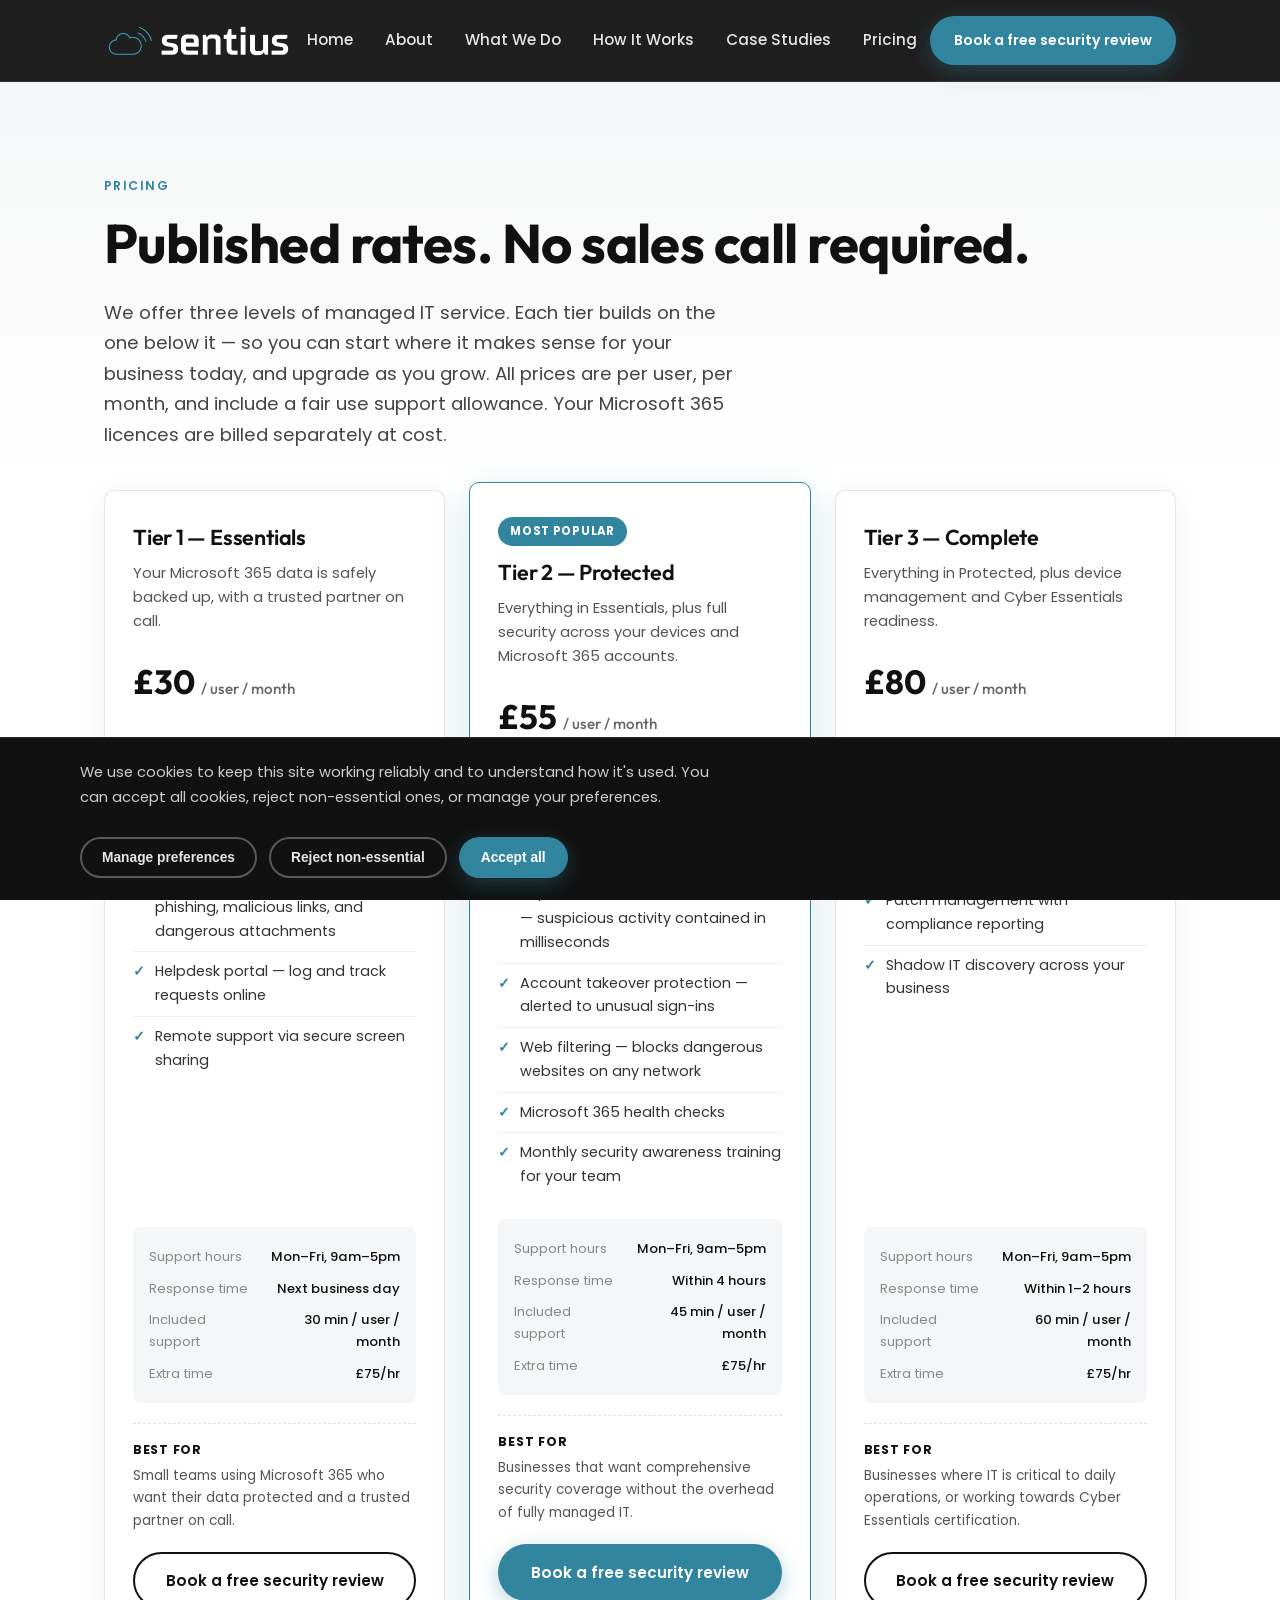
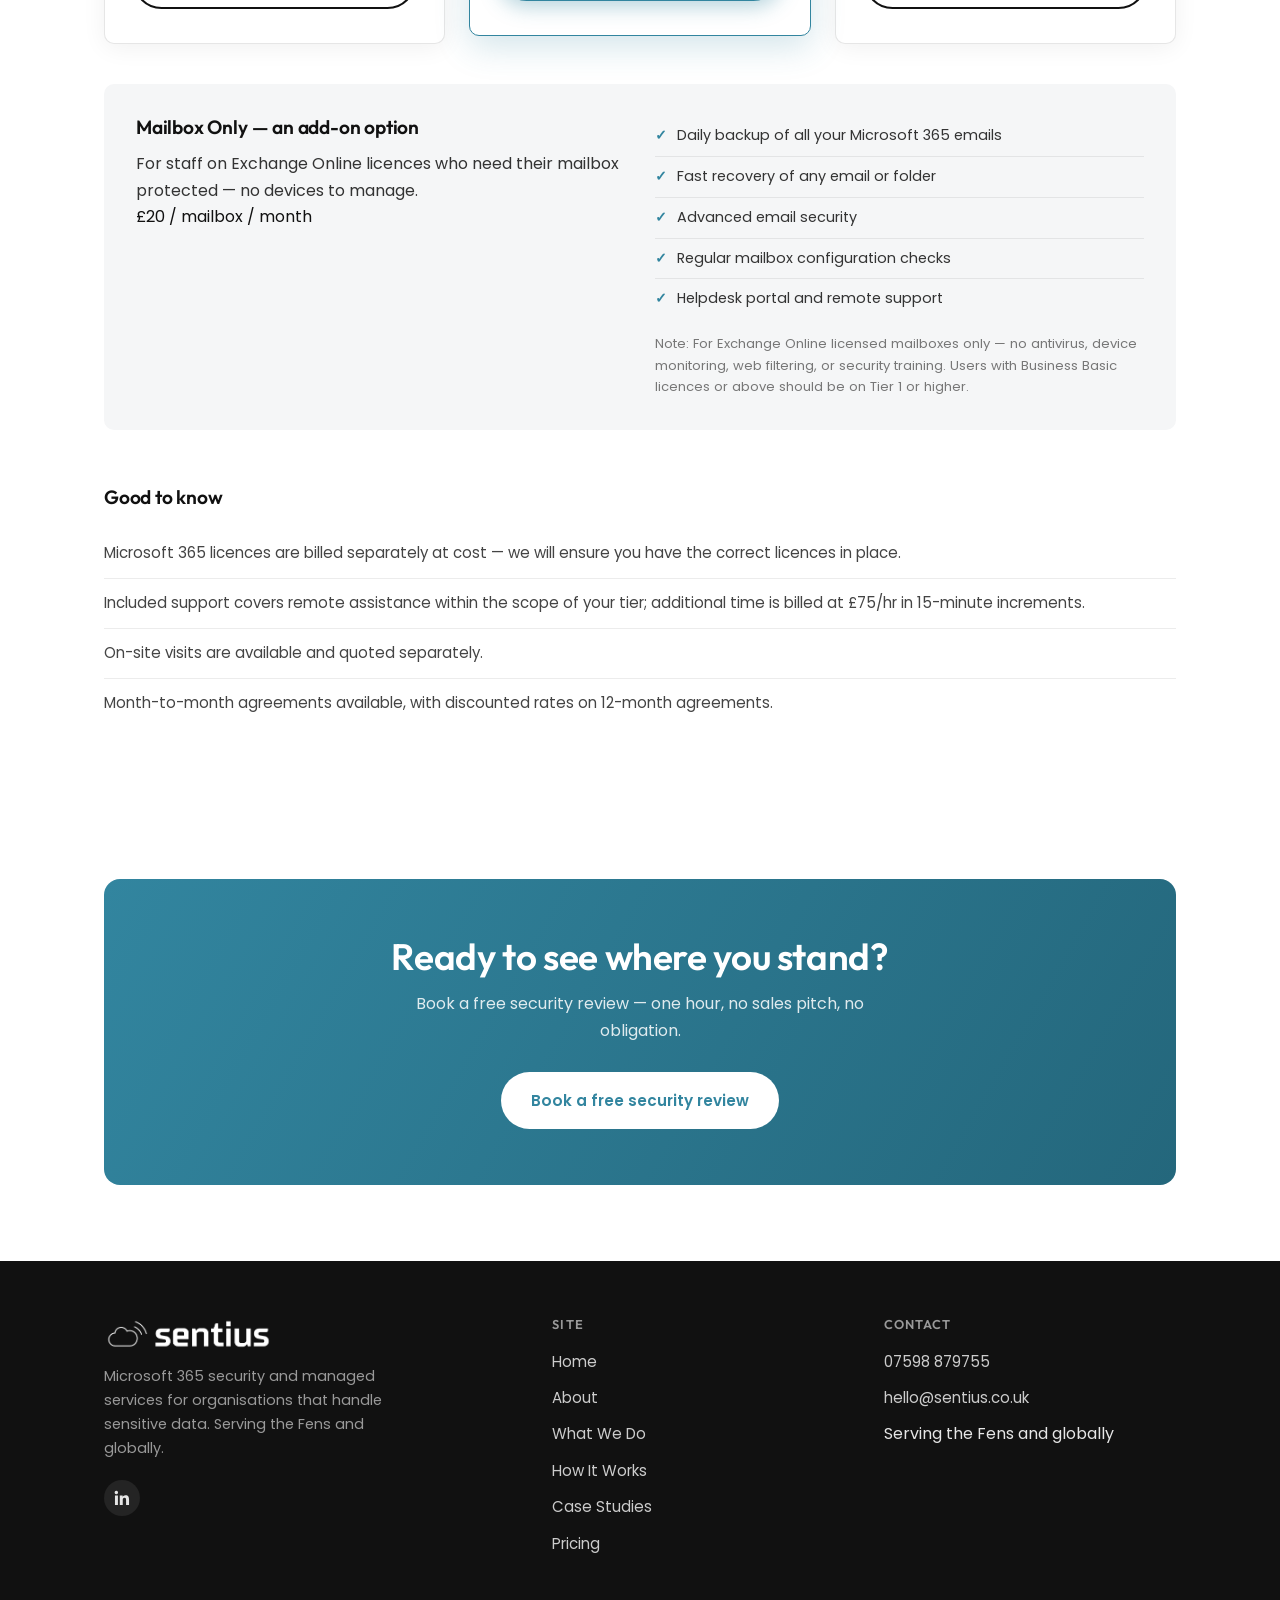
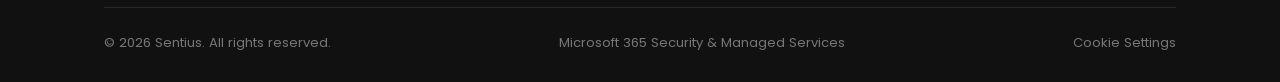
<file: pricing-pre-clarity.html>
<!DOCTYPE html>
<html lang="en">
<head>
<meta charset="UTF-8">
<meta name="viewport" content="width=device-width, initial-scale=1.0">
<meta name="robots" content="index, follow">
<meta name="description" content="Three levels of managed IT service. Published pricing, per user per month, no hidden fees. Essentials, Protected, and Complete tiers.">
<meta property="og:title" content="Pricing | Published Rates for Microsoft 365 Managed Services">
<meta property="og:description" content="Three levels of managed IT service. Published pricing, per user per month, no hidden fees. Essentials, Protected, and Complete tiers.">
<meta property="og:image" content="https://sentius.co.uk/assets/og-image-pricing.svg">
<meta property="og:url" content="https://sentius.co.uk/pricing.html">
<meta property="og:type" content="website">
<link rel="canonical" href="https://sentius.co.uk/pricing.html">
<title>Pricing | Published Rates for Microsoft 365 Managed Services | Sentius</title>
<link rel="icon" href="assets/favicon.ico">
<link rel="preconnect" href="https://fonts.googleapis.com">
<link rel="preconnect" href="https://fonts.gstatic.com" crossorigin>
<link href="https://fonts.googleapis.com/css2?family=Outfit:wght@500;600;700&family=Poppins:wght@400;500;600&display=swap" rel="stylesheet">
<link rel="stylesheet" href="css/style.css">
</head>
<body>

<header class="site-header">
  <div class="nav-wrap">
    <a href="index.html" class="logo-link"><img src="assets/logo.png" alt="Sentius logo"></a>
    <nav class="main-nav">
      <ul>
        <li><a href="index.html">Home</a></li>
        <li><a href="about.html">About</a></li>
        <li><a href="what-we-do.html">What We Do</a></li>
        <li><a href="how-it-works.html">How It Works</a></li>
        <li><a href="case-studies.html">Case Studies</a></li>
        <li><a href="pricing.html">Pricing</a></li>
      </ul>
    </nav>
    <div class="nav-cta">
      <a href="https://outlook.office365.com/owa/calendar/Sentius@sentius.co.uk/bookings/" target="_blank" rel="noopener" class="btn btn-primary">Book a free security review</a>
    </div>
    <button class="nav-toggle" aria-label="Toggle menu"><span></span><span></span><span></span></button>
  </div>
</header>

<main>
  <section class="hero" style="padding-bottom:20px;">
    <div class="container">
      <span class="eyebrow">Pricing</span>
      <h1>Published rates. No sales call required.</h1>
      <p class="lede">We offer three levels of managed IT service. Each tier builds on the one below it &mdash; so you can start where it makes sense for your business today, and upgrade as you grow. All prices are per user, per month, and include a fair use support allowance. Your Microsoft 365 licences are billed separately at cost.</p>
    </div>
  </section>

  <section style="padding-top:20px;">
    <div class="container">
      <div class="pricing-grid">

        <div class="tier">
          <h3>Tier 1 &mdash; Essentials</h3>
          <p class="tier-desc">Your Microsoft 365 data is safely backed up, with a trusted partner on call.</p>
          <div class="price">&pound;30 <span>/ user / month</span></div>
          <ul>
            <li><span class="tick">&#10003;</span> Daily backup of all your Microsoft 365 emails, files, and Teams data</li>
            <li><span class="tick">&#10003;</span> Fast file and email recovery if something goes wrong</li>
            <li><span class="tick">&#10003;</span> Advanced email security &mdash; blocks phishing, malicious links, and dangerous attachments</li>
            <li><span class="tick">&#10003;</span> Helpdesk portal &mdash; log and track requests online</li>
            <li><span class="tick">&#10003;</span> Remote support via secure screen sharing</li>
          </ul>
          <div class="tier-meta">
            <div><span>Support hours</span><span>Mon&ndash;Fri, 9am&ndash;5pm</span></div>
            <div><span>Response time</span><span>Next business day</span></div>
            <div><span>Included support</span><span>30 min / user / month</span></div>
            <div><span>Extra time</span><span>&pound;75/hr</span></div>
          </div>
          <div class="tier-best">
            <b>Best for</b>
            Small teams using Microsoft 365 who want their data protected and a trusted partner on call.
          </div>
          <a href="https://outlook.office365.com/owa/calendar/Sentius@sentius.co.uk/bookings/" target="_blank" rel="noopener" class="btn btn-outline" style="justify-content:center;">Book a free security review</a>
        </div>

        <div class="tier popular">
          <span class="tier-badge">Most Popular</span>
          <h3>Tier 2 &mdash; Protected</h3>
          <p class="tier-desc">Everything in Essentials, plus full security across your devices and Microsoft 365 accounts.</p>
          <div class="price">&pound;55 <span>/ user / month</span></div>
          <ul>
            <li><span class="tick">&#10003;</span> Everything in Essentials, plus:</li>
            <li><span class="tick">&#10003;</span> Antivirus on every device &mdash; detects and removes threats automatically</li>
            <li><span class="tick">&#10003;</span> 24/7 automated threat detection &mdash; suspicious activity contained in milliseconds</li>
            <li><span class="tick">&#10003;</span> Account takeover protection &mdash; alerted to unusual sign-ins</li>
            <li><span class="tick">&#10003;</span> Web filtering &mdash; blocks dangerous websites on any network</li>
            <li><span class="tick">&#10003;</span> Microsoft 365 health checks</li>
            <li><span class="tick">&#10003;</span> Monthly security awareness training for your team</li>
          </ul>
          <div class="tier-meta">
            <div><span>Support hours</span><span>Mon&ndash;Fri, 9am&ndash;5pm</span></div>
            <div><span>Response time</span><span>Within 4 hours</span></div>
            <div><span>Included support</span><span>45 min / user / month</span></div>
            <div><span>Extra time</span><span>&pound;75/hr</span></div>
          </div>
          <div class="tier-best">
            <b>Best for</b>
            Businesses that want comprehensive security coverage without the overhead of fully managed IT.
          </div>
          <a href="https://outlook.office365.com/owa/calendar/Sentius@sentius.co.uk/bookings/" target="_blank" rel="noopener" class="btn btn-primary" style="justify-content:center;">Book a free security review</a>
        </div>

        <div class="tier">
          <h3>Tier 3 &mdash; Complete</h3>
          <p class="tier-desc">Everything in Protected, plus device management and Cyber Essentials readiness.</p>
          <div class="price">&pound;80 <span>/ user / month</span></div>
          <ul>
            <li><span class="tick">&#10003;</span> Everything in Protected, plus:</li>
            <li><span class="tick">&#10003;</span> Round-the-clock device monitoring</li>
            <li><span class="tick">&#10003;</span> Automatic software updates within 14 days of release</li>
            <li><span class="tick">&#10003;</span> Patch management with compliance reporting</li>
            <li><span class="tick">&#10003;</span> Shadow IT discovery across your business</li>
          </ul>
          <div class="tier-meta">
            <div><span>Support hours</span><span>Mon&ndash;Fri, 9am&ndash;5pm</span></div>
            <div><span>Response time</span><span>Within 1&ndash;2 hours</span></div>
            <div><span>Included support</span><span>60 min / user / month</span></div>
            <div><span>Extra time</span><span>&pound;75/hr</span></div>
          </div>
          <div class="tier-best">
            <b>Best for</b>
            Businesses where IT is critical to daily operations, or working towards Cyber Essentials certification.
          </div>
          <a href="https://outlook.office365.com/owa/calendar/Sentius@sentius.co.uk/bookings/" target="_blank" rel="noopener" class="btn btn-outline" style="justify-content:center;">Book a free security review</a>
        </div>

      </div>

      <div class="addon-box">
        <div>
          <h3>Mailbox Only &mdash; an add-on option</h3>
          <p class="tier-desc" style="margin-top:12px;">For staff on Exchange Online licences who need their mailbox protected &mdash; no devices to manage.</p>
          <div class="price">&pound;20 <span>/ mailbox / month</span></div>
        </div>
        <div>
          <ul style="margin:0;">
            <li><span class="tick">&#10003;</span> Daily backup of all your Microsoft 365 emails</li>
            <li><span class="tick">&#10003;</span> Fast recovery of any email or folder</li>
            <li><span class="tick">&#10003;</span> Advanced email security</li>
            <li><span class="tick">&#10003;</span> Regular mailbox configuration checks</li>
            <li><span class="tick">&#10003;</span> Helpdesk portal and remote support</li>
          </ul>
          <p style="font-size:0.82rem; color:#777; margin-top:14px;">Note: For Exchange Online licensed mailboxes only &mdash; no antivirus, device monitoring, web filtering, or security training. Users with Business Basic licences or above should be on Tier 1 or higher.</p>
        </div>
      </div>

      <div style="margin-top:56px;">
        <h3 style="margin-bottom:6px;">Good to know</h3>
        <ul class="notes-list">
          <li>Microsoft 365 licences are billed separately at cost &mdash; we will ensure you have the correct licences in place.</li>
          <li>Included support covers remote assistance within the scope of your tier; additional time is billed at &pound;75/hr in 15-minute increments.</li>
          <li>On-site visits are available and quoted separately.</li>
          <li>Month-to-month agreements available, with discounted rates on 12-month agreements.</li>
        </ul>
      </div>
    </div>
  </section>

  <section>
    <div class="container">
      <div class="cta-banner">
        <h2>Ready to see where you stand?</h2>
        <p>Book a free security review &mdash; one hour, no sales pitch, no obligation.</p>
        <a href="https://outlook.office365.com/owa/calendar/Sentius@sentius.co.uk/bookings/" target="_blank" rel="noopener" class="btn" style="background:var(--white); color:var(--teal);">Book a free security review</a>
      </div>
    </div>
  </section>
</main>

<footer class="site-footer">
  <div class="container">
    <div class="footer-top">
      <div class="footer-brand">
        <img src="assets/logo.png" alt="Sentius logo">
        <p>Microsoft 365 security and managed services for organisations that handle sensitive data. Serving the Fens and globally.</p>
        <div class="footer-social">
          <a href="https://www.linkedin.com/in/chris-warner-75b22317b/" target="_blank" rel="noopener" aria-label="Sentius on LinkedIn">
            <svg viewBox="0 0 24 24" width="20" height="20" fill="currentColor" aria-hidden="true"><path d="M20.45 20.45h-3.56v-5.57c0-1.33-.02-3.04-1.85-3.04-1.85 0-2.14 1.45-2.14 2.94v5.67H9.34V9h3.42v1.56h.05c.48-.9 1.64-1.85 3.38-1.85 3.6 0 4.27 2.37 4.27 5.46v6.28zM5.34 7.43a2.07 2.07 0 1 1 0-4.13 2.07 2.07 0 0 1 0 4.13zM7.12 20.45H3.56V9h3.56v11.45z"/></svg>
          </a>
        </div>
      </div>
      <div class="footer-col">
        <h4>Site</h4>
        <ul>
          <li><a href="index.html">Home</a></li>
          <li><a href="about.html">About</a></li>
          <li><a href="what-we-do.html">What We Do</a></li>
          <li><a href="how-it-works.html">How It Works</a></li>
          <li><a href="case-studies.html">Case Studies</a></li>
          <li><a href="pricing.html">Pricing</a></li>
        </ul>
      </div>
      <div class="footer-col">
        <h4>Contact</h4>
        <ul>
          <li><a href="tel:07598879755">07598 879755</a></li>
          <li><a href="mailto:hello@sentius.co.uk">hello@sentius.co.uk</a></li>
          <li>Serving the Fens and globally</li>
        </ul>
      </div>
    </div>
    <div class="footer-bottom">
      <span>&copy; <span id="year"></span> Sentius. All rights reserved.</span>
      <span>Microsoft 365 Security &amp; Managed Services</span>
      <a href="#" data-cookie-settings>Cookie Settings</a>
    </div>
  </div>
</footer>

<script src="js/main.js"></script>
<script src="js/cookie-consent.js"></script>
<script>document.getElementById('year').textContent = new Date().getFullYear();</script>
</body>
</html>
</file>
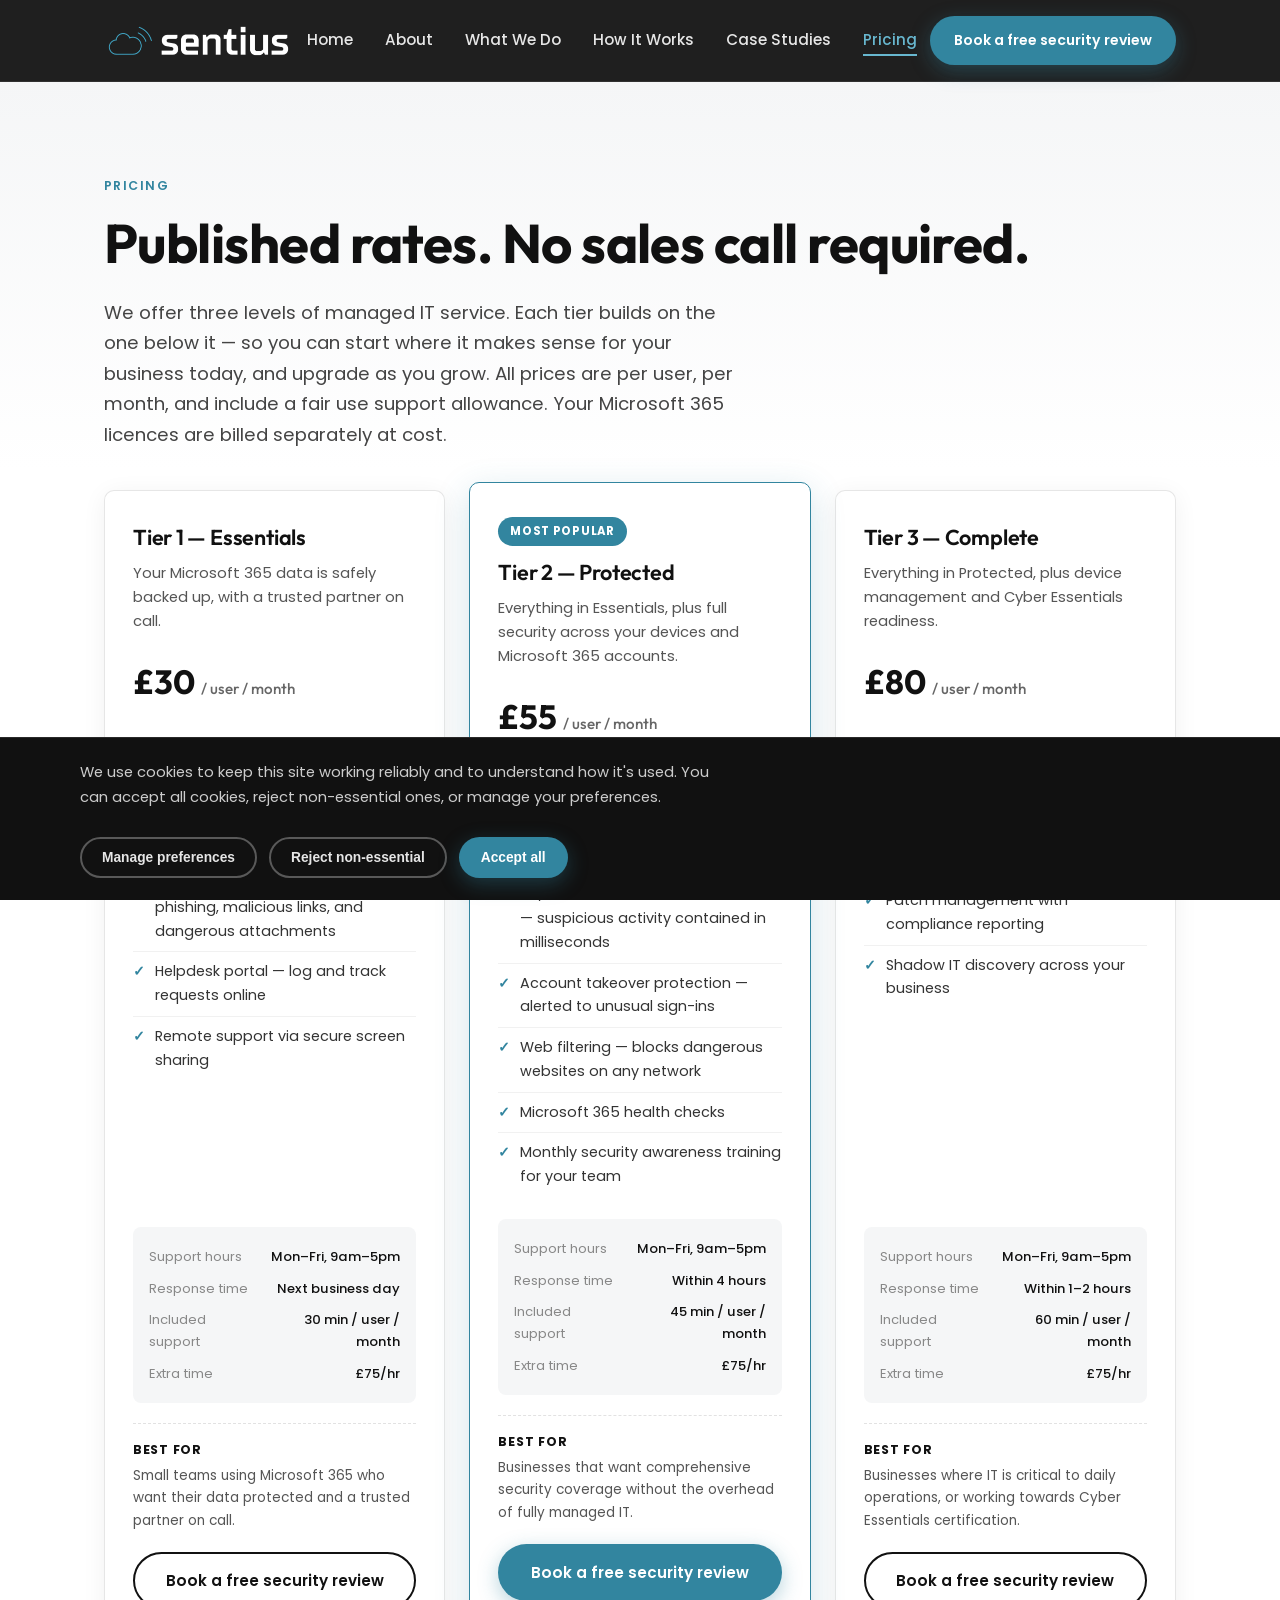
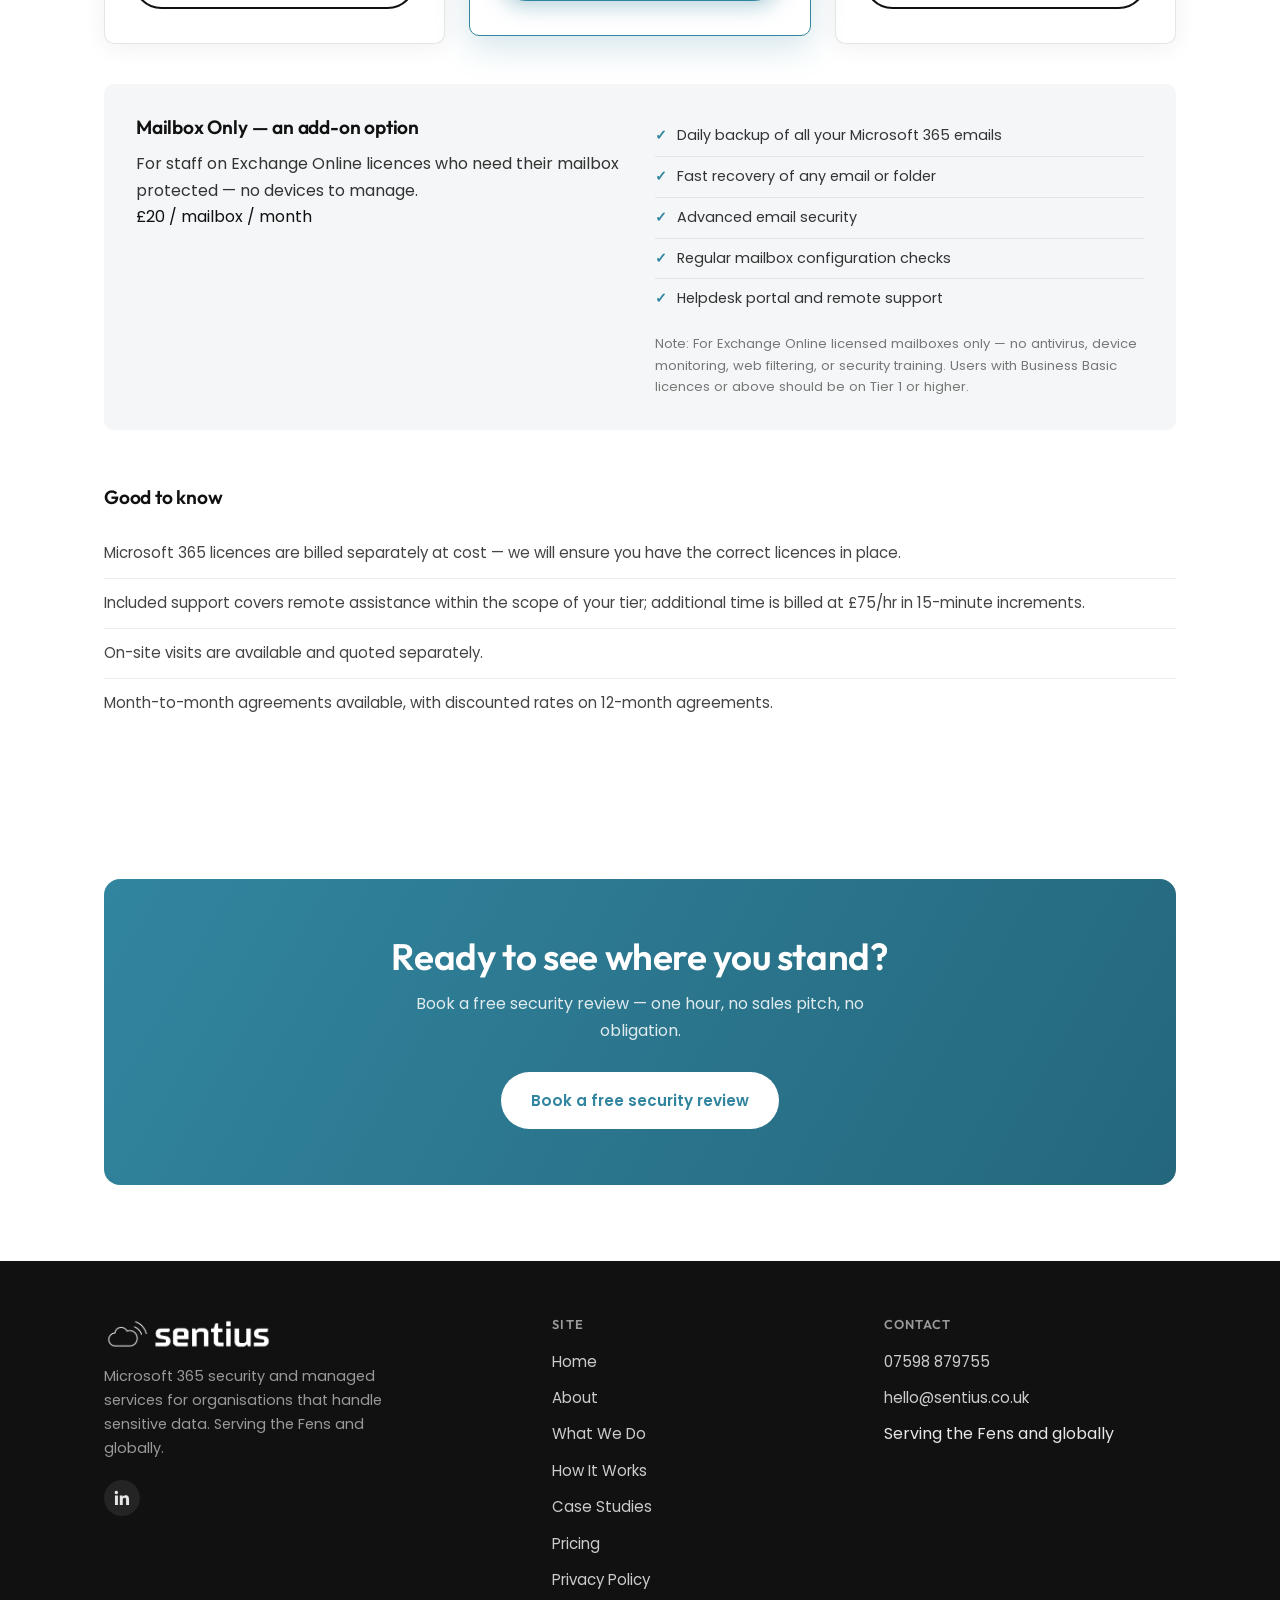
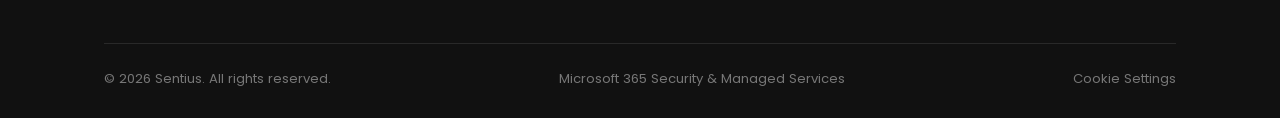
<file: pricing.html>
<!DOCTYPE html>
<html lang="en">
<head>
<meta charset="UTF-8">
<meta name="viewport" content="width=device-width, initial-scale=1.0">
<meta name="robots" content="index, follow">
<meta name="description" content="Three levels of managed IT service. Published pricing, per user per month, no hidden fees. Essentials, Protected, and Complete tiers.">
<meta property="og:title" content="Pricing | Published Rates for Microsoft 365 Managed Services">
<meta property="og:description" content="Three levels of managed IT service. Published pricing, per user per month, no hidden fees. Essentials, Protected, and Complete tiers.">
<meta property="og:image" content="https://sentius.co.uk/assets/og-image-pricing.svg">
<meta property="og:url" content="https://sentius.co.uk/pricing.html">
<meta property="og:type" content="website">
<link rel="canonical" href="https://sentius.co.uk/pricing">
<title>Pricing | Published Rates for Microsoft 365 Managed Services | Sentius</title>
<link rel="icon" href="assets/favicon.ico">
<link rel="preconnect" href="https://fonts.googleapis.com">
<link rel="preconnect" href="https://fonts.gstatic.com" crossorigin>
<link href="https://fonts.googleapis.com/css2?family=Outfit:wght@500;600;700&family=Poppins:wght@400;500;600&display=swap" rel="stylesheet">
<link rel="stylesheet" href="css/style.css">
<script type="text/javascript">
    (function(c,l,a,r,i,t,y){
        c[a]=c[a]||function(){(c[a].q=c[a].q||[]).push(arguments)};
        t=l.createElement(r);t.async=1;t.src="https://www.clarity.ms/tag/"+i;
        y=l.getElementsByTagName(r)[0];y.parentNode.insertBefore(t,y);
    })(window, document, "clarity", "script", "y70itt7wc4");
</script>
</head>
<body>

<header class="site-header">
  <div class="nav-wrap">
    <a href="index.html" class="logo-link"><img src="assets/logo.png" alt="Sentius logo"></a>
    <nav class="main-nav">
      <ul>
        <li><a href="index.html">Home</a></li>
        <li><a href="about.html">About</a></li>
        <li><a href="what-we-do.html">What We Do</a></li>
        <li><a href="how-it-works.html">How It Works</a></li>
        <li><a href="case-studies.html">Case Studies</a></li>
        <li><a href="pricing.html">Pricing</a></li>
      </ul>
    </nav>
    <div class="nav-cta">
      <a href="https://outlook.office365.com/owa/calendar/Sentius@sentius.co.uk/bookings/" target="_blank" rel="noopener" class="btn btn-primary">Book a free security review</a>
    </div>
    <button class="nav-toggle" aria-label="Toggle menu"><span></span><span></span><span></span></button>
  </div>
</header>

<main>
  <section class="hero" style="padding-bottom:20px;">
    <div class="container">
      <span class="eyebrow">Pricing</span>
      <h1>Published rates. No sales call required.</h1>
      <p class="lede">We offer three levels of managed IT service. Each tier builds on the one below it &mdash; so you can start where it makes sense for your business today, and upgrade as you grow. All prices are per user, per month, and include a fair use support allowance. Your Microsoft 365 licences are billed separately at cost.</p>
    </div>
  </section>

  <section style="padding-top:20px;">
    <div class="container">
      <div class="pricing-grid">

        <div class="tier">
          <h3>Tier 1 &mdash; Essentials</h3>
          <p class="tier-desc">Your Microsoft 365 data is safely backed up, with a trusted partner on call.</p>
          <div class="price">&pound;30 <span>/ user / month</span></div>
          <ul>
            <li><span class="tick">&#10003;</span> Daily backup of all your Microsoft 365 emails, files, and Teams data</li>
            <li><span class="tick">&#10003;</span> Fast file and email recovery if something goes wrong</li>
            <li><span class="tick">&#10003;</span> Advanced email security &mdash; blocks phishing, malicious links, and dangerous attachments</li>
            <li><span class="tick">&#10003;</span> Helpdesk portal &mdash; log and track requests online</li>
            <li><span class="tick">&#10003;</span> Remote support via secure screen sharing</li>
          </ul>
          <div class="tier-meta">
            <div><span>Support hours</span><span>Mon&ndash;Fri, 9am&ndash;5pm</span></div>
            <div><span>Response time</span><span>Next business day</span></div>
            <div><span>Included support</span><span>30 min / user / month</span></div>
            <div><span>Extra time</span><span>&pound;75/hr</span></div>
          </div>
          <div class="tier-best">
            <b>Best for</b>
            Small teams using Microsoft 365 who want their data protected and a trusted partner on call.
          </div>
          <a href="https://outlook.office365.com/owa/calendar/Sentius@sentius.co.uk/bookings/" target="_blank" rel="noopener" class="btn btn-outline" style="justify-content:center;">Book a free security review</a>
        </div>

        <div class="tier popular">
          <span class="tier-badge">Most Popular</span>
          <h3>Tier 2 &mdash; Protected</h3>
          <p class="tier-desc">Everything in Essentials, plus full security across your devices and Microsoft 365 accounts.</p>
          <div class="price">&pound;55 <span>/ user / month</span></div>
          <ul>
            <li><span class="tick">&#10003;</span> Everything in Essentials, plus:</li>
            <li><span class="tick">&#10003;</span> Antivirus on every device &mdash; detects and removes threats automatically</li>
            <li><span class="tick">&#10003;</span> 24/7 automated threat detection &mdash; suspicious activity contained in milliseconds</li>
            <li><span class="tick">&#10003;</span> Account takeover protection &mdash; alerted to unusual sign-ins</li>
            <li><span class="tick">&#10003;</span> Web filtering &mdash; blocks dangerous websites on any network</li>
            <li><span class="tick">&#10003;</span> Microsoft 365 health checks</li>
            <li><span class="tick">&#10003;</span> Monthly security awareness training for your team</li>
          </ul>
          <div class="tier-meta">
            <div><span>Support hours</span><span>Mon&ndash;Fri, 9am&ndash;5pm</span></div>
            <div><span>Response time</span><span>Within 4 hours</span></div>
            <div><span>Included support</span><span>45 min / user / month</span></div>
            <div><span>Extra time</span><span>&pound;75/hr</span></div>
          </div>
          <div class="tier-best">
            <b>Best for</b>
            Businesses that want comprehensive security coverage without the overhead of fully managed IT.
          </div>
          <a href="https://outlook.office365.com/owa/calendar/Sentius@sentius.co.uk/bookings/" target="_blank" rel="noopener" class="btn btn-primary" style="justify-content:center;">Book a free security review</a>
        </div>

        <div class="tier">
          <h3>Tier 3 &mdash; Complete</h3>
          <p class="tier-desc">Everything in Protected, plus device management and Cyber Essentials readiness.</p>
          <div class="price">&pound;80 <span>/ user / month</span></div>
          <ul>
            <li><span class="tick">&#10003;</span> Everything in Protected, plus:</li>
            <li><span class="tick">&#10003;</span> Round-the-clock device monitoring</li>
            <li><span class="tick">&#10003;</span> Automatic software updates within 14 days of release</li>
            <li><span class="tick">&#10003;</span> Patch management with compliance reporting</li>
            <li><span class="tick">&#10003;</span> Shadow IT discovery across your business</li>
          </ul>
          <div class="tier-meta">
            <div><span>Support hours</span><span>Mon&ndash;Fri, 9am&ndash;5pm</span></div>
            <div><span>Response time</span><span>Within 1&ndash;2 hours</span></div>
            <div><span>Included support</span><span>60 min / user / month</span></div>
            <div><span>Extra time</span><span>&pound;75/hr</span></div>
          </div>
          <div class="tier-best">
            <b>Best for</b>
            Businesses where IT is critical to daily operations, or working towards Cyber Essentials certification.
          </div>
          <a href="https://outlook.office365.com/owa/calendar/Sentius@sentius.co.uk/bookings/" target="_blank" rel="noopener" class="btn btn-outline" style="justify-content:center;">Book a free security review</a>
        </div>

      </div>

      <div class="addon-box">
        <div>
          <h3>Mailbox Only &mdash; an add-on option</h3>
          <p class="tier-desc" style="margin-top:12px;">For staff on Exchange Online licences who need their mailbox protected &mdash; no devices to manage.</p>
          <div class="price">&pound;20 <span>/ mailbox / month</span></div>
        </div>
        <div>
          <ul style="margin:0;">
            <li><span class="tick">&#10003;</span> Daily backup of all your Microsoft 365 emails</li>
            <li><span class="tick">&#10003;</span> Fast recovery of any email or folder</li>
            <li><span class="tick">&#10003;</span> Advanced email security</li>
            <li><span class="tick">&#10003;</span> Regular mailbox configuration checks</li>
            <li><span class="tick">&#10003;</span> Helpdesk portal and remote support</li>
          </ul>
          <p style="font-size:0.82rem; color:#777; margin-top:14px;">Note: For Exchange Online licensed mailboxes only &mdash; no antivirus, device monitoring, web filtering, or security training. Users with Business Basic licences or above should be on Tier 1 or higher.</p>
        </div>
      </div>

      <div style="margin-top:56px;">
        <h3 style="margin-bottom:6px;">Good to know</h3>
        <ul class="notes-list">
          <li>Microsoft 365 licences are billed separately at cost &mdash; we will ensure you have the correct licences in place.</li>
          <li>Included support covers remote assistance within the scope of your tier; additional time is billed at &pound;75/hr in 15-minute increments.</li>
          <li>On-site visits are available and quoted separately.</li>
          <li>Month-to-month agreements available, with discounted rates on 12-month agreements.</li>
        </ul>
      </div>
    </div>
  </section>

  <section>
    <div class="container">
      <div class="cta-banner">
        <h2>Ready to see where you stand?</h2>
        <p>Book a free security review &mdash; one hour, no sales pitch, no obligation.</p>
        <a href="https://outlook.office365.com/owa/calendar/Sentius@sentius.co.uk/bookings/" target="_blank" rel="noopener" class="btn" style="background:var(--white); color:var(--teal);">Book a free security review</a>
      </div>
    </div>
  </section>
</main>

<footer class="site-footer">
  <div class="container">
    <div class="footer-top">
      <div class="footer-brand">
        <img src="assets/logo.png" alt="Sentius logo">
        <p>Microsoft 365 security and managed services for organisations that handle sensitive data. Serving the Fens and globally.</p>
        <div class="footer-social">
          <a href="https://www.linkedin.com/in/chris-warner-75b22317b/" target="_blank" rel="noopener" aria-label="Sentius on LinkedIn">
            <svg viewBox="0 0 24 24" width="20" height="20" fill="currentColor" aria-hidden="true"><path d="M20.45 20.45h-3.56v-5.57c0-1.33-.02-3.04-1.85-3.04-1.85 0-2.14 1.45-2.14 2.94v5.67H9.34V9h3.42v1.56h.05c.48-.9 1.64-1.85 3.38-1.85 3.6 0 4.27 2.37 4.27 5.46v6.28zM5.34 7.43a2.07 2.07 0 1 1 0-4.13 2.07 2.07 0 0 1 0 4.13zM7.12 20.45H3.56V9h3.56v11.45z"/></svg>
          </a>
        </div>
      </div>
      <div class="footer-col">
        <h4>Site</h4>
        <ul>
          <li><a href="index.html">Home</a></li>
          <li><a href="about.html">About</a></li>
          <li><a href="what-we-do.html">What We Do</a></li>
          <li><a href="how-it-works.html">How It Works</a></li>
          <li><a href="case-studies.html">Case Studies</a></li>
          <li><a href="pricing.html">Pricing</a></li>
          <li><a href="privacy-policy.html">Privacy Policy</a></li>
        </ul>
      </div>
      <div class="footer-col">
        <h4>Contact</h4>
        <ul>
          <li><a href="tel:07598879755">07598 879755</a></li>
          <li><a href="mailto:hello@sentius.co.uk">hello@sentius.co.uk</a></li>
          <li>Serving the Fens and globally</li>
        </ul>
      </div>
    </div>
    <div class="footer-bottom">
      <span>&copy; <span id="year"></span> Sentius. All rights reserved.</span>
      <span>Microsoft 365 Security &amp; Managed Services</span>
      <a href="#" data-cookie-settings>Cookie Settings</a>
    </div>
  </div>
</footer>

<script src="js/main.js"></script>
<script src="js/cookie-consent.js"></script>
<script>document.getElementById('year').textContent = new Date().getFullYear();</script>
</body>
</html>
</file>
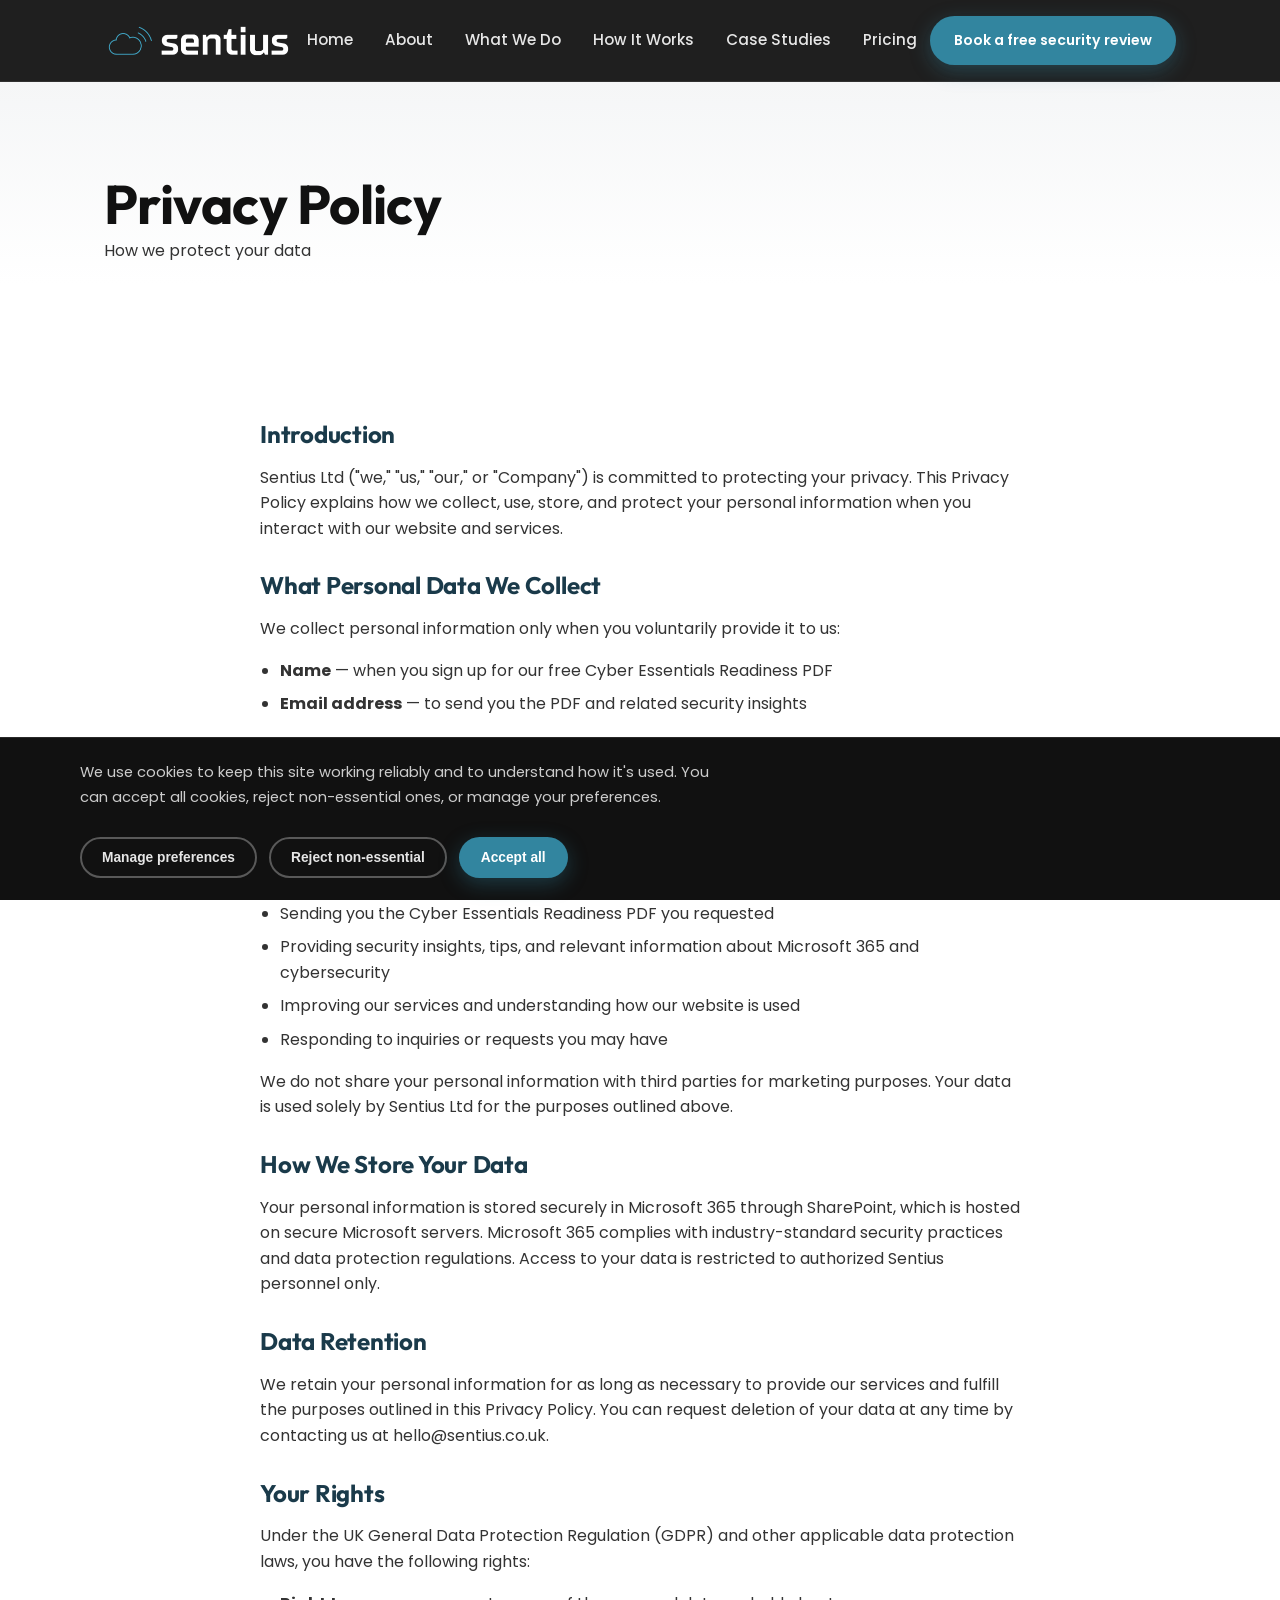
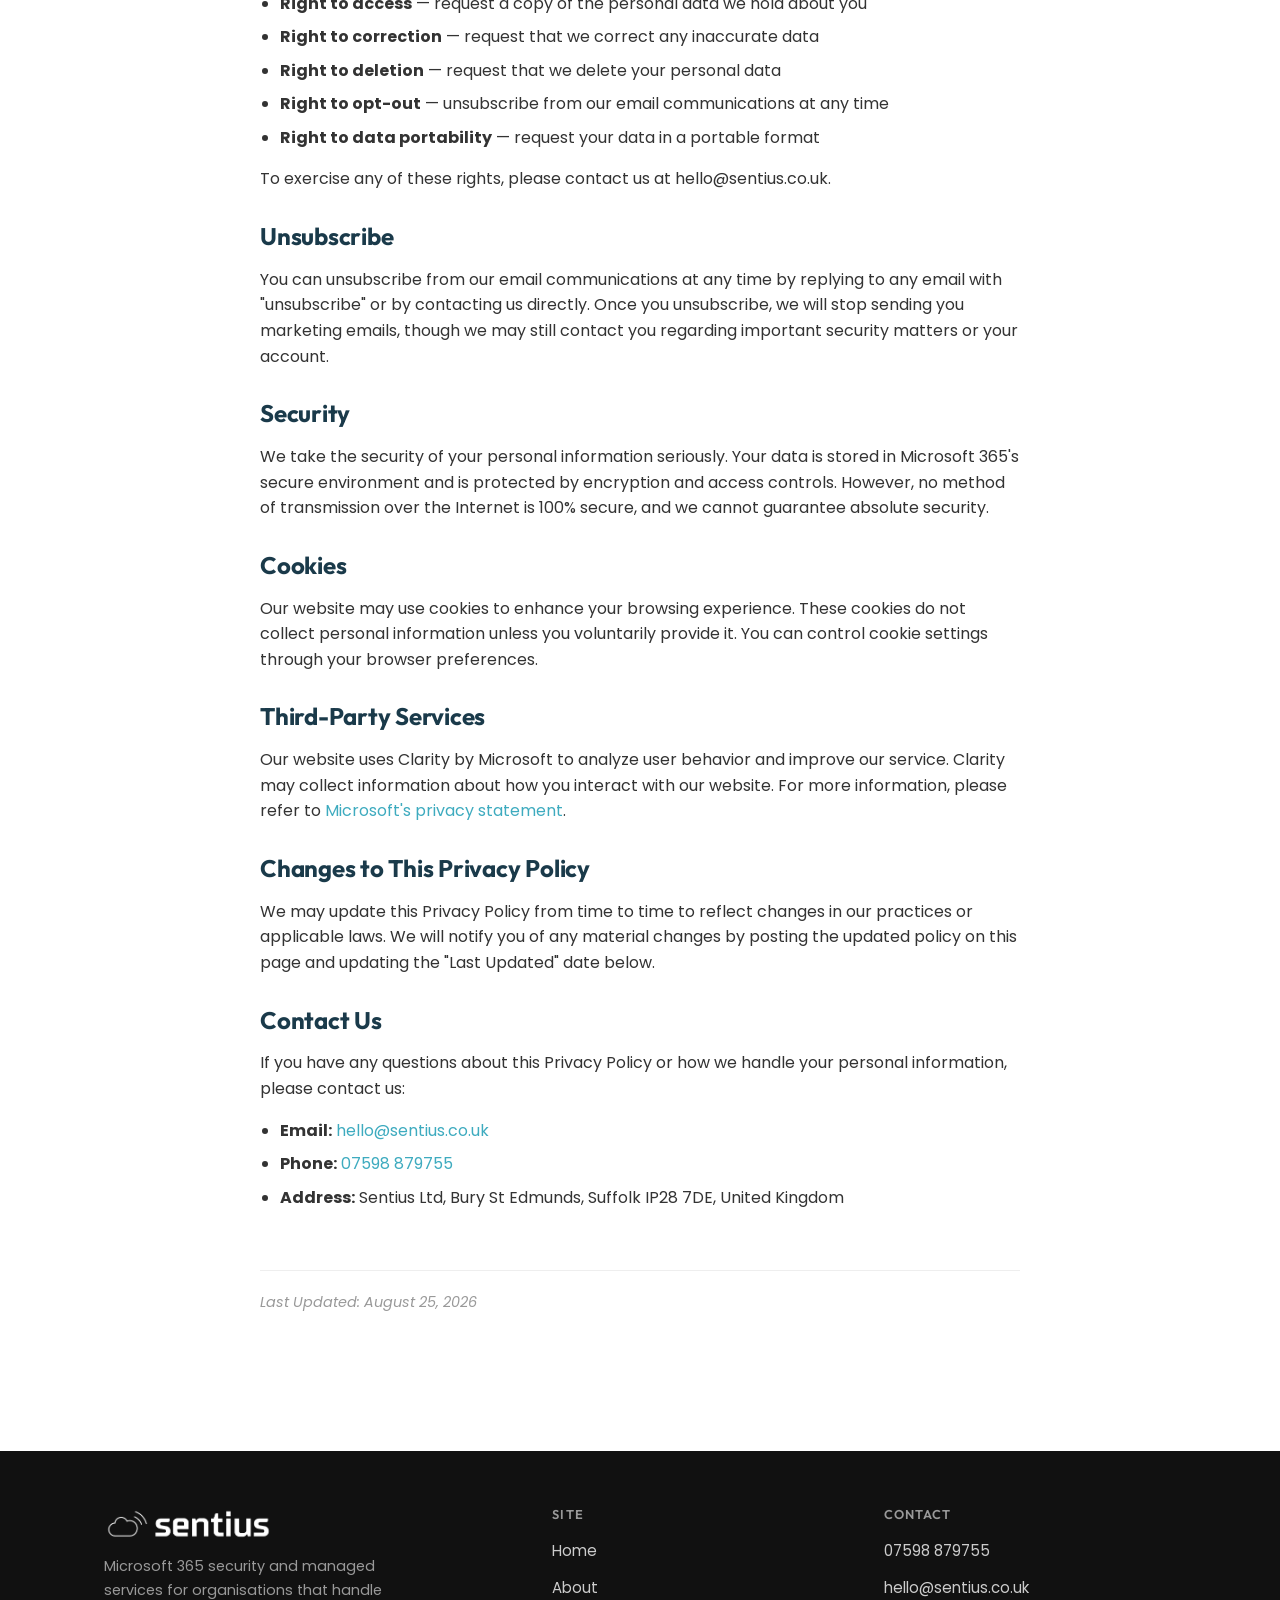
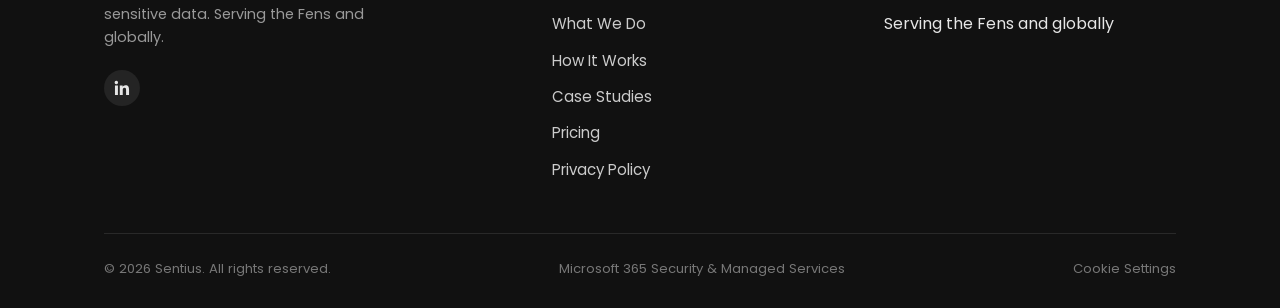
<file: privacy-policy.html>
<!DOCTYPE html>
<html lang="en">
<head>
<meta charset="UTF-8">
<meta name="viewport" content="width=device-width, initial-scale=1.0">
<meta name="robots" content="index, follow">
<meta name="description" content="Privacy Policy for Sentius Ltd. Learn how we protect your data and your rights.">
<meta property="og:title" content="Privacy Policy | Sentius">
<meta property="og:description" content="Privacy Policy for Sentius Ltd">
<meta property="og:url" content="https://sentius.co.uk/privacy-policy.html">
<meta property="og:type" content="website">
<link rel="canonical" href="https://sentius.co.uk/privacy-policy.html">
<title>Privacy Policy | Sentius</title>
<link rel="icon" href="assets/favicon.ico">
<link rel="preconnect" href="https://fonts.googleapis.com">
<link rel="preconnect" href="https://fonts.gstatic.com" crossorigin>
<link href="https://fonts.googleapis.com/css2?family=Outfit:wght@500;600;700&family=Poppins:wght@400;500;600&display=swap" rel="stylesheet">
<link rel="stylesheet" href="css/style.css">
<style>
  .privacy-content {
    max-width: 800px;
    margin: 0 auto;
    padding: 60px 20px;
  }
  .privacy-content h2 {
    font-size: 1.5rem;
    font-weight: 700;
    color: #1a3a4a;
    margin-top: 30px;
    margin-bottom: 16px;
  }
  .privacy-content h2:first-of-type {
    margin-top: 0;
  }
  .privacy-content h1 {
    font-size: 2.2rem;
    font-weight: 700;
    color: #1a3a4a;
    margin-bottom: 8px;
  }
  .privacy-content .subtitle {
    color: #3EABBF;
    font-size: 1.1rem;
    font-weight: 600;
    margin-bottom: 20px;
  }
  .privacy-content p {
    font-size: 1rem;
    line-height: 1.6;
    color: #333;
    margin-bottom: 16px;
  }
  .privacy-content ul {
    margin-left: 20px;
    margin-bottom: 16px;
  }
  .privacy-content ul li {
    margin-bottom: 8px;
    line-height: 1.6;
    color: #333;
  }
  .privacy-content a {
    color: #3EABBF;
    text-decoration: none;
  }
  .privacy-content a:hover {
    text-decoration: underline;
  }
  .last-updated {
    font-size: 0.9rem;
    color: #999;
    font-style: italic;
    margin-top: 60px;
    padding-top: 20px;
    border-top: 1px solid #eee;
  }
</style>
</head>
<body>

<header class="site-header">
  <div class="nav-wrap">
    <a href="index.html" class="logo-link"><img src="assets/logo.png" alt="Sentius logo"></a>
    <nav class="main-nav">
      <ul>
        <li><a href="index.html">Home</a></li>
        <li><a href="about.html">About</a></li>
        <li><a href="what-we-do.html">What We Do</a></li>
        <li><a href="how-it-works.html">How It Works</a></li>
        <li><a href="case-studies.html">Case Studies</a></li>
        <li><a href="pricing.html">Pricing</a></li>
      </ul>
    </nav>
    <div class="nav-cta">
      <a href="https://outlook.office365.com/owa/calendar/Sentius@sentius.co.uk/bookings/" target="_blank" rel="noopener" class="btn btn-primary">Book a free security review</a>
    </div>
    <button class="nav-toggle" aria-label="Toggle menu"><span></span><span></span><span></span></button>
  </div>
</header>

<main>
  <section class="hero" style="padding-bottom: 20px;">
    <div class="container">
      <h1>Privacy Policy</h1>
      <p class="subtitle">How we protect your data</p>
    </div>
  </section>

  <section>
    <div class="container privacy-content">
      
      <h2>Introduction</h2>
      <p>Sentius Ltd ("we," "us," "our," or "Company") is committed to protecting your privacy. This Privacy Policy explains how we collect, use, store, and protect your personal information when you interact with our website and services.</p>
      
      <h2>What Personal Data We Collect</h2>
      <p>We collect personal information only when you voluntarily provide it to us:</p>
      <ul>
        <li><strong>Name</strong> — when you sign up for our free Cyber Essentials Readiness PDF</li>
        <li><strong>Email address</strong> — to send you the PDF and related security insights</li>
      </ul>
      <p>We do not collect sensitive personal data such as health information, financial details, or payment information through our website forms.</p>

      <h2>How We Use Your Data</h2>
      <p>We use the personal information you provide for the following purposes:</p>
      <ul>
        <li>Sending you the Cyber Essentials Readiness PDF you requested</li>
        <li>Providing security insights, tips, and relevant information about Microsoft 365 and cybersecurity</li>
        <li>Improving our services and understanding how our website is used</li>
        <li>Responding to inquiries or requests you may have</li>
      </ul>
      <p>We do not share your personal information with third parties for marketing purposes. Your data is used solely by Sentius Ltd for the purposes outlined above.</p>

      <h2>How We Store Your Data</h2>
      <p>Your personal information is stored securely in Microsoft 365 through SharePoint, which is hosted on secure Microsoft servers. Microsoft 365 complies with industry-standard security practices and data protection regulations. Access to your data is restricted to authorized Sentius personnel only.</p>

      <h2>Data Retention</h2>
      <p>We retain your personal information for as long as necessary to provide our services and fulfill the purposes outlined in this Privacy Policy. You can request deletion of your data at any time by contacting us at hello@sentius.co.uk.</p>

      <h2>Your Rights</h2>
      <p>Under the UK General Data Protection Regulation (GDPR) and other applicable data protection laws, you have the following rights:</p>
      <ul>
        <li><strong>Right to access</strong> — request a copy of the personal data we hold about you</li>
        <li><strong>Right to correction</strong> — request that we correct any inaccurate data</li>
        <li><strong>Right to deletion</strong> — request that we delete your personal data</li>
        <li><strong>Right to opt-out</strong> — unsubscribe from our email communications at any time</li>
        <li><strong>Right to data portability</strong> — request your data in a portable format</li>
      </ul>
      <p>To exercise any of these rights, please contact us at hello@sentius.co.uk.</p>

      <h2>Unsubscribe</h2>
      <p>You can unsubscribe from our email communications at any time by replying to any email with "unsubscribe" or by contacting us directly. Once you unsubscribe, we will stop sending you marketing emails, though we may still contact you regarding important security matters or your account.</p>

      <h2>Security</h2>
      <p>We take the security of your personal information seriously. Your data is stored in Microsoft 365's secure environment and is protected by encryption and access controls. However, no method of transmission over the Internet is 100% secure, and we cannot guarantee absolute security.</p>

      <h2>Cookies</h2>
      <p>Our website may use cookies to enhance your browsing experience. These cookies do not collect personal information unless you voluntarily provide it. You can control cookie settings through your browser preferences.</p>

      <h2>Third-Party Services</h2>
      <p>Our website uses Clarity by Microsoft to analyze user behavior and improve our service. Clarity may collect information about how you interact with our website. For more information, please refer to <a href="https://clarity.microsoft.com/privacy" target="_blank" rel="noopener">Microsoft's privacy statement</a>.</p>

      <h2>Changes to This Privacy Policy</h2>
      <p>We may update this Privacy Policy from time to time to reflect changes in our practices or applicable laws. We will notify you of any material changes by posting the updated policy on this page and updating the "Last Updated" date below.</p>

      <h2>Contact Us</h2>
      <p>If you have any questions about this Privacy Policy or how we handle your personal information, please contact us:</p>
      <ul>
        <li><strong>Email:</strong> <a href="mailto:hello@sentius.co.uk">hello@sentius.co.uk</a></li>
        <li><strong>Phone:</strong> <a href="tel:07598879755">07598 879755</a></li>
        <li><strong>Address:</strong> Sentius Ltd, Bury St Edmunds, Suffolk IP28 7DE, United Kingdom</li>
      </ul>

      <div class="last-updated">
        Last Updated: August 25, 2026
      </div>

    </div>
  </section>

</main>

<footer class="site-footer">
  <div class="container">
    <div class="footer-top">
      <div class="footer-brand">
        <img src="assets/logo.png" alt="Sentius logo">
        <p>Microsoft 365 security and managed services for organisations that handle sensitive data. Serving the Fens and globally.</p>
        <div class="footer-social">
          <a href="https://www.linkedin.com/in/chris-warner-75b22317b/" target="_blank" rel="noopener" aria-label="Sentius on LinkedIn">
            <svg viewBox="0 0 24 24" width="20" height="20" fill="currentColor" aria-hidden="true"><path d="M20.45 20.45h-3.56v-5.57c0-1.33-.02-3.04-1.85-3.04-1.85 0-2.14 1.45-2.14 2.94v5.67H9.34V9h3.42v1.56h.05c.48-.9 1.64-1.85 3.38-1.85 3.6 0 4.27 2.37 4.27 5.46v6.28zM5.34 7.43a2.07 2.07 0 1 1 0-4.13 2.07 2.07 0 0 1 0 4.13zM7.12 20.45H3.56V9h3.56v11.45z"/></svg>
          </a>
        </div>
      </div>
      <div class="footer-col">
        <h4>Site</h4>
        <ul>
          <li><a href="index.html">Home</a></li>
          <li><a href="about.html">About</a></li>
          <li><a href="what-we-do.html">What We Do</a></li>
          <li><a href="how-it-works.html">How It Works</a></li>
          <li><a href="case-studies.html">Case Studies</a></li>
          <li><a href="pricing.html">Pricing</a></li>
          <li><a href="privacy-policy.html">Privacy Policy</a></li>
        </ul>
      </div>
      <div class="footer-col">
        <h4>Contact</h4>
        <ul>
          <li><a href="tel:07598879755">07598 879755</a></li>
          <li><a href="mailto:hello@sentius.co.uk">hello@sentius.co.uk</a></li>
          <li>Serving the Fens and globally</li>
        </ul>
      </div>
    </div>
    <div class="footer-bottom">
      <span>&copy; <span id="year"></span> Sentius. All rights reserved.</span>
      <span>Microsoft 365 Security &amp; Managed Services</span>
      <a href="#" data-cookie-settings>Cookie Settings</a>
    </div>
  </div>
</footer>

<script src="js/main.js"></script>
<script src="js/cookie-consent.js"></script>
<script>document.getElementById('year').textContent = new Date().getFullYear();</script>
</body>
</html>
</file>
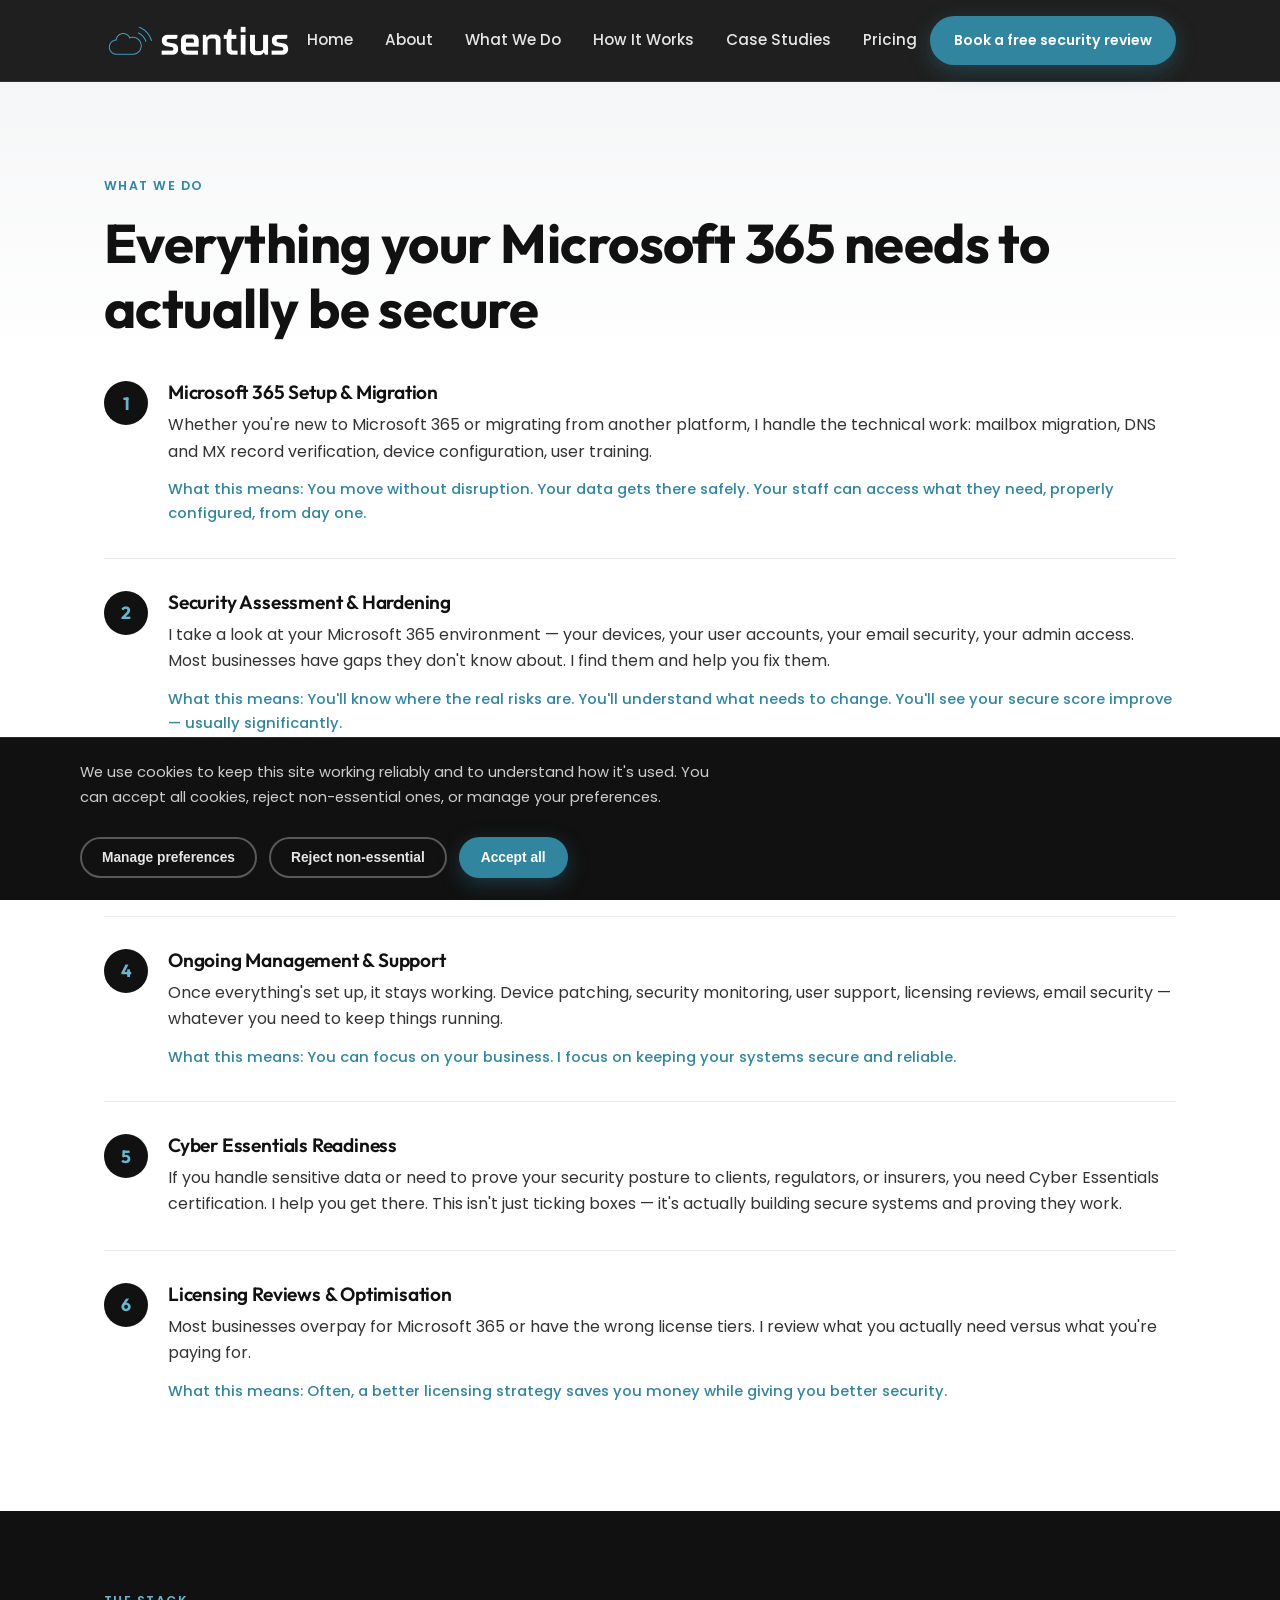
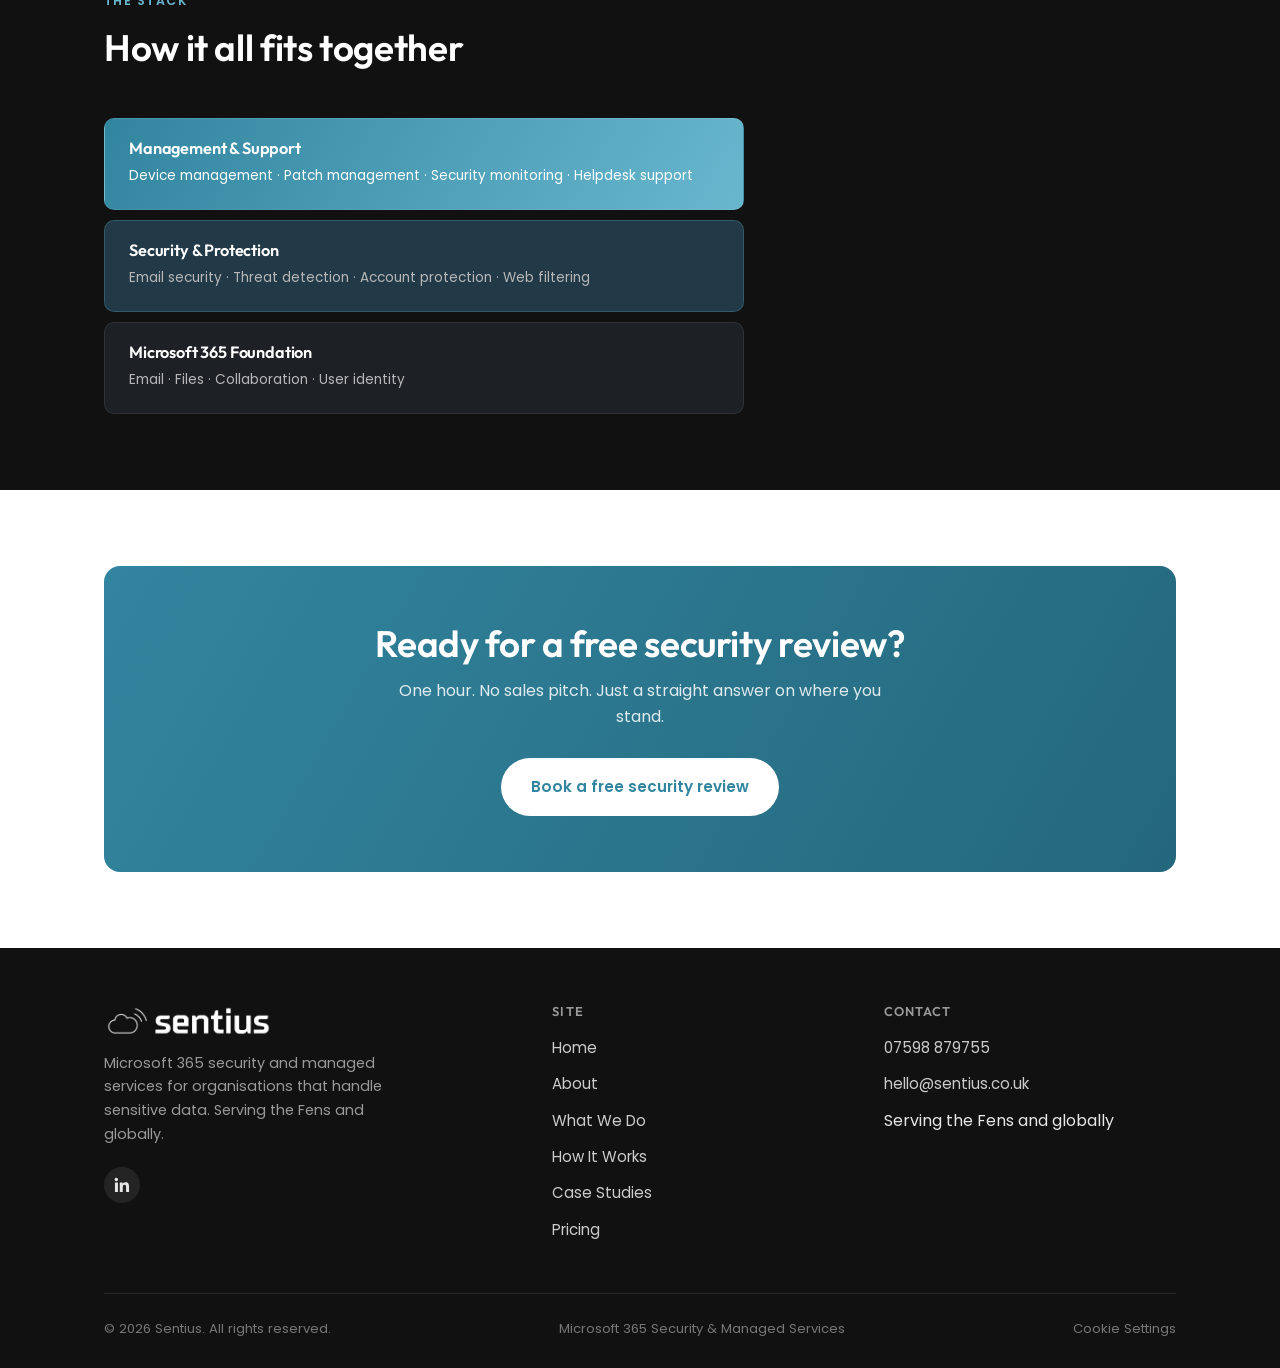
<file: what-we-do-pre-clarity.html>
<!DOCTYPE html>
<html lang="en">
<head>
<meta charset="UTF-8">
<meta name="viewport" content="width=device-width, initial-scale=1.0">
<meta name="robots" content="index, follow">
<meta name="description" content="Microsoft 365 setup and migration, security assessment and hardening, email and data protection, ongoing management, Cyber Essentials readiness, and licensing reviews.">
<meta property="og:title" content="Services | Microsoft 365 Security, Setup &amp; Cyber Essentials">
<meta property="og:description" content="Microsoft 365 setup and migration, security assessment and hardening, email and data protection, ongoing management, Cyber Essentials readiness, and licensing reviews.">
<meta property="og:image" content="https://sentius.co.uk/assets/og-image-what-we-do.svg">
<meta property="og:url" content="https://sentius.co.uk/what-we-do.html">
<meta property="og:type" content="website">
<link rel="canonical" href="https://sentius.co.uk/what-we-do.html">
<title>Services | Microsoft 365 Security, Setup &amp; Cyber Essentials | Sentius</title>
<link rel="icon" href="assets/favicon.ico">
<link rel="preconnect" href="https://fonts.googleapis.com">
<link rel="preconnect" href="https://fonts.gstatic.com" crossorigin>
<link href="https://fonts.googleapis.com/css2?family=Outfit:wght@500;600;700&family=Poppins:wght@400;500;600&display=swap" rel="stylesheet">
<link rel="stylesheet" href="css/style.css">
</head>
<body>

<header class="site-header">
  <div class="nav-wrap">
    <a href="index.html" class="logo-link"><img src="assets/logo.png" alt="Sentius logo"></a>
    <nav class="main-nav">
      <ul>
        <li><a href="index.html">Home</a></li>
        <li><a href="about.html">About</a></li>
        <li><a href="what-we-do.html">What We Do</a></li>
        <li><a href="how-it-works.html">How It Works</a></li>
        <li><a href="case-studies.html">Case Studies</a></li>
        <li><a href="pricing.html">Pricing</a></li>
      </ul>
    </nav>
    <div class="nav-cta">
      <a href="https://outlook.office365.com/owa/calendar/Sentius@sentius.co.uk/bookings/" target="_blank" rel="noopener" class="btn btn-primary">Book a free security review</a>
    </div>
    <button class="nav-toggle" aria-label="Toggle menu"><span></span><span></span><span></span></button>
  </div>
</header>

<main>
  <section class="hero" style="padding-bottom:20px;">
    <div class="container">
      <span class="eyebrow">What We Do</span>
      <h1>Everything your Microsoft&nbsp;365 needs to actually be secure</h1>
    </div>
  </section>

  <section style="padding-top:20px;">
    <div class="container">

      <div class="service-row">
        <div class="service-index">1</div>
        <div>
          <h3>Microsoft 365 Setup &amp; Migration</h3>
          <p>Whether you're new to Microsoft 365 or migrating from another platform, I handle the technical work: mailbox migration, DNS and MX record verification, device configuration, user training.</p>
          <p class="means">What this means: You move without disruption. Your data gets there safely. Your staff can access what they need, properly configured, from day one.</p>
        </div>
      </div>

      <div class="service-row">
        <div class="service-index">2</div>
        <div>
          <h3>Security Assessment &amp; Hardening</h3>
          <p>I take a look at your Microsoft 365 environment &mdash; your devices, your user accounts, your email security, your admin access. Most businesses have gaps they don't know about. I find them and help you fix them.</p>
          <p class="means">What this means: You'll know where the real risks are. You'll understand what needs to change. You'll see your secure score improve &mdash; usually significantly.</p>
        </div>
      </div>

      <div class="service-row">
        <div class="service-index">3</div>
        <div>
          <h3>Email &amp; Data Protection</h3>
          <p>Backup, recovery, email security, threat detection. If something goes wrong &mdash; or before it does &mdash; this is the layer that protects you.</p>
        </div>
      </div>

      <div class="service-row">
        <div class="service-index">4</div>
        <div>
          <h3>Ongoing Management &amp; Support</h3>
          <p>Once everything's set up, it stays working. Device patching, security monitoring, user support, licensing reviews, email security &mdash; whatever you need to keep things running.</p>
          <p class="means">What this means: You can focus on your business. I focus on keeping your systems secure and reliable.</p>
        </div>
      </div>

      <div class="service-row">
        <div class="service-index">5</div>
        <div>
          <h3>Cyber Essentials Readiness</h3>
          <p>If you handle sensitive data or need to prove your security posture to clients, regulators, or insurers, you need Cyber Essentials certification. I help you get there. This isn't just ticking boxes &mdash; it's actually building secure systems and proving they work.</p>
        </div>
      </div>

      <div class="service-row">
        <div class="service-index">6</div>
        <div>
          <h3>Licensing Reviews &amp; Optimisation</h3>
          <p>Most businesses overpay for Microsoft 365 or have the wrong license tiers. I review what you actually need versus what you're paying for.</p>
          <p class="means">What this means: Often, a better licensing strategy saves you money while giving you better security.</p>
        </div>
      </div>

    </div>
  </section>

  <section class="section-dark">
    <div class="container">
      <div class="section-head">
        <span class="eyebrow" style="color:var(--teal-light)">The Stack</span>
        <h2>How it all fits together</h2>
      </div>
      <div class="stack" style="max-width:640px;">
        <div class="stack-layer top">
          <h4>Management &amp; Support</h4>
          <span>Device management &middot; Patch management &middot; Security monitoring &middot; Helpdesk support</span>
        </div>
        <div class="stack-layer mid">
          <h4>Security &amp; Protection</h4>
          <span>Email security &middot; Threat detection &middot; Account protection &middot; Web filtering</span>
        </div>
        <div class="stack-layer base">
          <h4>Microsoft 365 Foundation</h4>
          <span>Email &middot; Files &middot; Collaboration &middot; User identity</span>
        </div>
      </div>
    </div>
  </section>

  <section>
    <div class="container">
      <div class="cta-banner">
        <h2>Ready for a free security review?</h2>
        <p>One hour. No sales pitch. Just a straight answer on where you stand.</p>
        <a href="https://outlook.office365.com/owa/calendar/Sentius@sentius.co.uk/bookings/" target="_blank" rel="noopener" class="btn" style="background:var(--white); color:var(--teal);">Book a free security review</a>
      </div>
    </div>
  </section>
</main>

<footer class="site-footer">
  <div class="container">
    <div class="footer-top">
      <div class="footer-brand">
        <img src="assets/logo.png" alt="Sentius logo">
        <p>Microsoft 365 security and managed services for organisations that handle sensitive data. Serving the Fens and globally.</p>
        <div class="footer-social">
          <a href="https://www.linkedin.com/in/chris-warner-75b22317b/" target="_blank" rel="noopener" aria-label="Sentius on LinkedIn">
            <svg viewBox="0 0 24 24" width="20" height="20" fill="currentColor" aria-hidden="true"><path d="M20.45 20.45h-3.56v-5.57c0-1.33-.02-3.04-1.85-3.04-1.85 0-2.14 1.45-2.14 2.94v5.67H9.34V9h3.42v1.56h.05c.48-.9 1.64-1.85 3.38-1.85 3.6 0 4.27 2.37 4.27 5.46v6.28zM5.34 7.43a2.07 2.07 0 1 1 0-4.13 2.07 2.07 0 0 1 0 4.13zM7.12 20.45H3.56V9h3.56v11.45z"/></svg>
          </a>
        </div>
      </div>
      <div class="footer-col">
        <h4>Site</h4>
        <ul>
          <li><a href="index.html">Home</a></li>
          <li><a href="about.html">About</a></li>
          <li><a href="what-we-do.html">What We Do</a></li>
          <li><a href="how-it-works.html">How It Works</a></li>
          <li><a href="case-studies.html">Case Studies</a></li>
          <li><a href="pricing.html">Pricing</a></li>
        </ul>
      </div>
      <div class="footer-col">
        <h4>Contact</h4>
        <ul>
          <li><a href="tel:07598879755">07598 879755</a></li>
          <li><a href="mailto:hello@sentius.co.uk">hello@sentius.co.uk</a></li>
          <li>Serving the Fens and globally</li>
        </ul>
      </div>
    </div>
    <div class="footer-bottom">
      <span>&copy; <span id="year"></span> Sentius. All rights reserved.</span>
      <span>Microsoft 365 Security &amp; Managed Services</span>
      <a href="#" data-cookie-settings>Cookie Settings</a>
    </div>
  </div>
</footer>

<script src="js/main.js"></script>
<script src="js/cookie-consent.js"></script>
<script>document.getElementById('year').textContent = new Date().getFullYear();</script>
</body>
</html>
</file>
<file: css/style.css>
/* ===== Sentius — Design tokens ===== */
:root {
  --teal: #32859F;
  --teal-light: #68B7CF;
  --ink: #111111;
  --ink-alt: #16171B;
  --off-white: #E6E6E6;
  --white: #FFFFFF;
  --off-white-bg: #F5F6F7;

  --font-head: 'Outfit', -apple-system, 'Segoe UI', sans-serif;
  --font-body: 'Poppins', -apple-system, 'Segoe UI', sans-serif;

  --max-w: 1120px;
  --radius: 10px;
  --shadow: 0 4px 24px rgba(17, 17, 17, 0.06);
}

* { box-sizing: border-box; margin: 0; padding: 0; }

html { scroll-behavior: smooth; }

body {
  font-family: var(--font-body);
  color: var(--ink);
  background: var(--white);
  line-height: 1.65;
  -webkit-font-smoothing: antialiased;
}

img { max-width: 100%; display: block; }

a { color: inherit; text-decoration: none; }

h1, h2, h3, h4 {
  font-family: var(--font-head);
  font-weight: 600;
  line-height: 1.2;
  letter-spacing: -0.01em;
}

h1 { font-size: clamp(2.1rem, 4.5vw, 3.4rem); font-weight: 700; }
h2 { font-size: clamp(1.6rem, 3vw, 2.3rem); }
h3 { font-size: 1.2rem; }

p { color: #333; }

.container {
  max-width: var(--max-w);
  margin: 0 auto;
  padding: 0 24px;
}

.eyebrow {
  display: inline-block;
  font-size: 0.78rem;
  font-weight: 600;
  letter-spacing: 0.12em;
  text-transform: uppercase;
  color: var(--teal);
  margin-bottom: 14px;
}

.lede {
  font-size: 1.15rem;
  color: #444;
  max-width: 640px;
}

/* ===== Buttons ===== */
.btn {
  display: inline-flex;
  align-items: center;
  gap: 8px;
  padding: 14px 28px;
  border-radius: 999px;
  font-weight: 600;
  font-size: 0.95rem;
  border: 2px solid transparent;
  cursor: pointer;
  transition: transform 0.15s ease, box-shadow 0.15s ease, background 0.15s ease, color 0.15s ease;
}
.btn:hover { transform: translateY(-2px); }

.btn-primary {
  background: var(--teal);
  color: var(--white);
  box-shadow: 0 6px 20px rgba(50, 133, 159, 0.35);
}
.btn-primary:hover { background: #2a7389; }

.btn-outline {
  background: transparent;
  border-color: var(--ink);
  color: var(--ink);
}
.btn-outline:hover { border-color: var(--teal); color: var(--teal); }

.btn-outline-light {
  background: transparent;
  border-color: rgba(255,255,255,0.5);
  color: var(--white);
}
.btn-outline-light:hover { border-color: var(--teal-light); color: var(--teal-light); }

/* ===== Header ===== */
header.site-header {
  position: sticky;
  top: 0;
  z-index: 100;
  background: rgba(17,17,17,0.94);
  backdrop-filter: blur(10px);
  border-bottom: 1px solid rgba(255,255,255,0.08);
}

.nav-wrap {
  display: flex;
  align-items: center;
  justify-content: space-between;
  padding: 16px 24px;
  max-width: var(--max-w);
  margin: 0 auto;
}

.logo-link { display: flex; align-items: center; gap: 10px; }
.logo-link img { height: 38px; width: auto; }

nav.main-nav ul {
  list-style: none;
  display: flex;
  gap: 32px;
  align-items: center;
}

nav.main-nav a {
  font-size: 0.95rem;
  font-weight: 500;
  color: var(--off-white);
  position: relative;
  padding: 4px 0;
}

nav.main-nav a::after {
  content: '';
  position: absolute;
  left: 0; bottom: -2px;
  width: 0; height: 2px;
  background: var(--teal-light);
  transition: width 0.2s ease;
}

nav.main-nav a:hover::after,
nav.main-nav a.active::after { width: 100%; }

nav.main-nav a.active { color: var(--teal-light); }

.nav-cta { display: flex; align-items: center; gap: 20px; }
.nav-cta .btn { padding: 11px 22px; font-size: 0.88rem; }
.nav-cta .btn-outline { border-color: rgba(255,255,255,0.4); color: var(--off-white); }
.nav-cta .btn-outline:hover { border-color: var(--teal-light); color: var(--teal-light); }

.nav-toggle {
  display: none;
  flex-direction: column;
  gap: 5px;
  background: none;
  border: none;
  cursor: pointer;
  padding: 8px;
}
.nav-toggle span {
  width: 24px; height: 2px;
  background: var(--off-white);
  transition: transform 0.2s ease, opacity 0.2s ease;
}

/* ===== Hero ===== */
.hero {
  background: linear-gradient(180deg, var(--off-white-bg) 0%, var(--white) 100%);
  padding: 90px 0 80px;
}

.hero-inner {
  display: grid;
  gap: 40px;
}

.hero p.lede { margin-top: 22px; }

.hero-actions {
  margin-top: 34px;
  display: flex;
  gap: 16px;
  flex-wrap: wrap;
}

.hero-note {
  margin-top: 40px;
  padding-top: 28px;
  border-top: 1px solid rgba(17,17,17,0.08);
  font-size: 0.98rem;
  color: #444;
  max-width: 720px;
}

/* ===== Section basics ===== */
section { padding: 76px 0; }
.section-dark {
  background: var(--ink);
  color: var(--off-white);
}
.section-dark p { color: #c9c9c9; }
.section-dark h2, .section-dark h3 { color: var(--white); }

.section-tint { background: var(--off-white-bg); }

.section-head { max-width: 680px; margin-bottom: 48px; }

/* ===== Why Sentius cards ===== */
.grid-cards {
  display: grid;
  grid-template-columns: repeat(auto-fit, minmax(240px, 1fr));
  gap: 24px;
}

.card {
  background: var(--white);
  border: 1px solid rgba(17,17,17,0.08);
  border-radius: var(--radius);
  padding: 30px 26px;
  box-shadow: var(--shadow);
}

.card .num {
  font-family: var(--font-head);
  font-weight: 700;
  font-size: 1.6rem;
  color: var(--teal);
  margin-bottom: 12px;
}

.card h3 { margin-bottom: 10px; }
.card p { font-size: 0.95rem; color: #555; }

/* ===== Stack diagram ===== */
.stack {
  display: flex;
  flex-direction: column;
  gap: 10px;
  max-width: 560px;
}

.stack-layer {
  border-radius: var(--radius);
  padding: 20px 24px;
  border: 1px solid rgba(255,255,255,0.08);
}

.stack-layer h4 { color: var(--white); font-size: 1.02rem; margin-bottom: 4px; }
.stack-layer span { font-size: 0.85rem; color: #b7b7b7; }

.stack-layer.base { background: #1d2126; }
.stack-layer.mid { background: #223947; border-color: rgba(104,183,207,0.25); }
.stack-layer.top { background: linear-gradient(120deg, var(--teal), var(--teal-light)); }
.stack-layer.top h4, .stack-layer.top span { color: var(--white); }

.stack-flag {
  display: inline-flex;
  align-items: center;
  gap: 8px;
  background: #3a1f1f;
  color: #ffb4a2;
  border: 1px solid #5c2a2a;
  border-radius: 999px;
  padding: 6px 14px;
  font-size: 0.82rem;
  font-weight: 600;
  margin-bottom: 16px;
}

/* ===== Services list ===== */
.service-row {
  display: grid;
  grid-template-columns: 44px 1fr;
  gap: 20px;
  padding: 32px 0;
  border-bottom: 1px solid rgba(17,17,17,0.08);
}
.service-row:first-child { padding-top: 0; }
.service-row:last-of-type { border-bottom: none; }

.service-index {
  font-family: var(--font-head);
  font-weight: 700;
  font-size: 1.1rem;
  color: var(--teal-light);
  background: var(--ink);
  width: 44px; height: 44px;
  border-radius: 50%;
  display: flex; align-items: center; justify-content: center;
}

.service-row h3 { margin-bottom: 8px; }
.service-row .means {
  margin-top: 12px;
  font-size: 0.92rem;
  color: var(--teal);
  font-weight: 500;
}

/* ===== Steps ===== */
.steps {
  display: grid;
  grid-template-columns: repeat(auto-fit, minmax(230px, 1fr));
  gap: 28px;
  counter-reset: step;
}

.step {
  position: relative;
  padding-top: 12px;
}

.step .step-num {
  font-family: var(--font-head);
  font-weight: 700;
  font-size: 2.2rem;
  color: var(--teal);
  opacity: 0.35;
  display: block;
  margin-bottom: 14px;
}

.step h3 { margin-bottom: 10px; }
.step p { font-size: 0.94rem; }

/* ===== Pricing ===== */
.pricing-grid {
  display: grid;
  grid-template-columns: repeat(auto-fit, minmax(280px, 1fr));
  gap: 24px;
  align-items: stretch;
}

.tier {
  background: var(--white);
  border: 1px solid rgba(17,17,17,0.1);
  border-radius: var(--radius);
  padding: 34px 28px;
  display: flex;
  flex-direction: column;
  box-shadow: var(--shadow);
}

.tier.popular {
  border-color: var(--teal);
  box-shadow: 0 10px 34px rgba(50,133,159,0.22);
  transform: translateY(-8px);
}

.tier-badge {
  align-self: flex-start;
  background: var(--teal);
  color: var(--white);
  font-size: 0.72rem;
  font-weight: 700;
  letter-spacing: 0.06em;
  text-transform: uppercase;
  padding: 5px 12px;
  border-radius: 999px;
  margin-bottom: 14px;
}

.tier h3 { font-size: 1.35rem; }
.tier .tier-desc { font-size: 0.92rem; color: #555; margin: 10px 0 20px; min-height: 42px; }

.tier .price {
  font-family: var(--font-head);
  font-weight: 700;
  font-size: 2.1rem;
  color: var(--ink);
  margin-bottom: 4px;
}
.tier .price span { font-size: 0.95rem; font-weight: 500; color: #666; }

.tier ul {
  list-style: none;
  margin: 22px 0;
  flex-grow: 1;
}

.tier ul li {
  display: flex;
  gap: 10px;
  padding: 8px 0;
  font-size: 0.9rem;
  color: #333;
  border-top: 1px solid rgba(17,17,17,0.06);
}
.tier ul li:first-child { border-top: none; }

.tier ul li .tick { color: var(--teal); font-weight: 700; flex-shrink: 0; }

.tier-meta {
  font-size: 0.82rem;
  color: #666;
  background: var(--off-white-bg);
  border-radius: 8px;
  padding: 14px 16px;
  margin-bottom: 20px;
}
.tier-meta div { display: grid; grid-template-columns: 108px 1fr; gap: 10px; padding: 5px 0; align-items: baseline; }
.tier-meta div span:first-child { color: #888; }
.tier-meta div span:last-child { text-align: right; font-weight: 500; color: var(--ink); }

.tier-best {
  font-size: 0.85rem;
  color: #555;
  margin-bottom: 20px;
  padding-top: 16px;
  border-top: 1px dashed rgba(17,17,17,0.12);
}
.tier-best b { color: var(--ink); display: block; margin-bottom: 4px; font-size: 0.78rem; text-transform: uppercase; letter-spacing: 0.06em; }

.addon-box {
  margin-top: 40px;
  background: var(--off-white-bg);
  border-radius: var(--radius);
  padding: 32px;
  display: grid;
  grid-template-columns: 1fr 1fr;
  gap: 30px;
}
@media (max-width: 700px) { .addon-box { grid-template-columns: 1fr; } }

.addon-box ul { list-style: none; margin: 0; }
.addon-box ul li {
  display: flex;
  gap: 10px;
  padding: 8px 0;
  font-size: 0.9rem;
  color: #333;
  border-top: 1px solid rgba(17,17,17,0.08);
}
.addon-box ul li:first-child { border-top: none; }
.addon-box ul li .tick { color: var(--teal); font-weight: 700; flex-shrink: 0; }

.notes-list {
  list-style: none;
  margin-top: 20px;
}
.notes-list li {
  padding: 12px 0;
  border-top: 1px solid rgba(17,17,17,0.08);
  font-size: 0.94rem;
  color: #444;
}
.notes-list li:first-child { border-top: none; }

/* ===== Case studies ===== */
.case-study {
  background: var(--white);
  border: 1px solid rgba(17,17,17,0.08);
  border-radius: var(--radius);
  padding: 40px;
  margin-bottom: 32px;
  box-shadow: var(--shadow);
}

.case-study h3.case-title {
  color: var(--teal);
  font-size: 1.5rem;
  margin-bottom: 24px;
}

.case-block { margin-bottom: 20px; }
.case-block h4 {
  font-size: 0.78rem;
  text-transform: uppercase;
  letter-spacing: 0.08em;
  color: #888;
  margin-bottom: 8px;
}
.case-block p { font-size: 0.96rem; }

.stat-card {
  background: var(--ink);
  border-radius: var(--radius);
  padding: 30px;
  color: var(--white);
  margin-bottom: 20px;
}

.stat-card h4 { color: var(--teal-light); font-size: 1rem; margin-bottom: 4px; }

.stat-label {
  font-size: 0.76rem;
  text-transform: uppercase;
  letter-spacing: 0.06em;
  color: #888;
  margin-bottom: 20px;
}

.stat-row {
  display: flex;
  align-items: center;
  gap: 16px;
  flex-wrap: wrap;
  margin-bottom: 10px;
}

.stat-num { font-family: var(--font-head); font-weight: 700; font-size: 1.7rem; }
.stat-num.before { color: #999; }
.stat-num.after { color: var(--teal-light); }
.stat-arrow { color: #666; font-size: 1.3rem; }

.stat-date { font-size: 0.78rem; color: #999; }

.bar-track {
  height: 8px;
  background: #2a2c31;
  border-radius: 999px;
  overflow: hidden;
  margin: 14px 0 6px;
}
.bar-fill {
  height: 100%;
  background: linear-gradient(90deg, var(--teal), var(--teal-light));
  border-radius: 999px;
}

.stat-sub { font-size: 0.85rem; color: #aaa; }

/* ===== Footer ===== */
footer.site-footer {
  background: var(--ink);
  color: var(--off-white);
  padding: 56px 0 28px;
}

.footer-top {
  display: grid;
  grid-template-columns: 1.4fr 1fr 1fr;
  gap: 40px;
  padding-bottom: 40px;
  border-bottom: 1px solid rgba(255,255,255,0.1);
}
@media (max-width: 760px) { .footer-top { grid-template-columns: 1fr; } }

.footer-brand img { height: 34px; margin-bottom: 14px; filter: brightness(0) invert(1); }
.footer-brand p { color: #999; font-size: 0.9rem; max-width: 300px; }

.footer-social { display: flex; gap: 12px; margin-top: 20px; }
.footer-social a {
  display: flex;
  align-items: center;
  justify-content: center;
  width: 36px; height: 36px;
  border-radius: 50%;
  background: rgba(255,255,255,0.08);
  color: var(--off-white);
  transition: background 0.15s ease, color 0.15s ease;
}
.footer-social a:hover { background: var(--teal); color: var(--white); }

.footer-col h4 {
  font-size: 0.8rem;
  text-transform: uppercase;
  letter-spacing: 0.08em;
  color: #999;
  margin-bottom: 16px;
}
.footer-col ul { list-style: none; }
.footer-col li { margin-bottom: 10px; }
.footer-col a { color: #ccc; font-size: 0.94rem; }
.footer-col a:hover { color: var(--teal-light); }

.footer-bottom {
  display: flex;
  justify-content: space-between;
  align-items: center;
  padding-top: 24px;
  font-size: 0.82rem;
  color: #777;
  flex-wrap: wrap;
  gap: 10px;
}

/* ===== CTA banner ===== */
.cta-banner {
  background: linear-gradient(120deg, var(--teal), #24677c);
  border-radius: 16px;
  padding: 56px;
  text-align: center;
  color: var(--white);
}
.cta-banner h2 { color: var(--white); margin-bottom: 12px; }
.cta-banner p { color: rgba(255,255,255,0.85); max-width: 520px; margin: 0 auto 28px; }

/* ===== Cookie consent ===== */
.cookie-banner {
  position: fixed;
  left: 0; right: 0; bottom: 0;
  z-index: 200;
  background: var(--ink);
  border-top: 1px solid rgba(255,255,255,0.1);
  padding: 22px 24px;
  transform: translateY(120%);
  transition: transform 0.3s ease;
}
.cookie-banner.is-visible { transform: translateY(0); }

.cookie-banner-inner {
  max-width: var(--max-w);
  margin: 0 auto;
  display: flex;
  align-items: center;
  justify-content: space-between;
  gap: 28px;
  flex-wrap: wrap;
}

.cookie-banner-inner p {
  color: #ccc;
  font-size: 0.92rem;
  max-width: 640px;
  margin: 0;
}

.cookie-banner-actions {
  display: flex;
  gap: 12px;
  flex-wrap: wrap;
}

.cookie-banner-actions .btn { padding: 11px 20px; font-size: 0.86rem; }
.cookie-banner-actions .btn-outline { border-color: rgba(255,255,255,0.3); color: var(--off-white); }
.cookie-banner-actions .btn-outline:hover { border-color: var(--teal-light); color: var(--teal-light); }

.cookie-modal-overlay {
  position: fixed;
  inset: 0;
  z-index: 210;
  background: rgba(17,17,17,0.6);
  display: flex;
  align-items: center;
  justify-content: center;
  padding: 24px;
  opacity: 0;
  pointer-events: none;
  transition: opacity 0.2s ease;
}
.cookie-modal-overlay.is-visible { opacity: 1; pointer-events: auto; }

.cookie-modal {
  position: relative;
  background: var(--white);
  border-radius: var(--radius);
  max-width: 480px;
  width: 100%;
  max-height: 86vh;
  overflow-y: auto;
  padding: 36px;
  box-shadow: 0 20px 60px rgba(0,0,0,0.3);
}

.cookie-modal h3 { margin-bottom: 10px; }
.cookie-modal-intro { font-size: 0.9rem; color: #555; margin-bottom: 24px; }

.cookie-modal-close {
  position: absolute;
  top: 16px; right: 16px;
  background: none;
  border: none;
  font-size: 1.4rem;
  line-height: 1;
  color: #888;
  cursor: pointer;
  padding: 6px;
}
.cookie-modal-close:hover { color: var(--ink); }

.cookie-category {
  padding: 16px 0;
  border-top: 1px solid rgba(17,17,17,0.08);
}
.cookie-category:first-of-type { border-top: none; }

.cookie-category-head {
  display: flex;
  align-items: center;
  justify-content: space-between;
  font-weight: 600;
  font-family: var(--font-head);
  margin-bottom: 6px;
}

.cookie-category p { font-size: 0.86rem; color: #666; }

.cookie-toggle {
  width: 42px; height: 24px;
  border-radius: 999px;
  background: #d5d5d5;
  border: none;
  position: relative;
  cursor: pointer;
  padding: 0;
  flex-shrink: 0;
}
.cookie-toggle-dot {
  position: absolute;
  top: 3px; left: 3px;
  width: 18px; height: 18px;
  border-radius: 50%;
  background: var(--white);
  transition: transform 0.18s ease;
}
.cookie-toggle.is-on { background: var(--teal); }
.cookie-toggle.is-on .cookie-toggle-dot { transform: translateX(18px); }

.cookie-toggle-locked {
  background: var(--teal);
  cursor: default;
  opacity: 0.7;
}
.cookie-toggle-locked .cookie-toggle-dot { transform: translateX(18px); }

.cookie-modal-actions {
  display: flex;
  justify-content: flex-end;
  gap: 12px;
  margin-top: 24px;
  flex-wrap: wrap;
}
.cookie-modal-actions .btn { padding: 11px 20px; font-size: 0.86rem; }

/* ===== Mobile ===== */
@media (max-width: 860px) {
  nav.main-nav { position: fixed; top: 72px; left: 0; right: 0; background: var(--ink); flex-direction: column; padding: 20px 24px; border-bottom: 1px solid rgba(255,255,255,0.08); transform: translateY(-150%); opacity: 0; transition: transform 0.25s ease, opacity 0.25s ease; }
  nav.main-nav.open { transform: translateY(0); opacity: 1; }
  nav.main-nav ul { flex-direction: column; align-items: flex-start; gap: 18px; width: 100%; }
  .nav-cta { display: none; }
  .nav-toggle { display: flex; }
  .hero { padding: 60px 0 56px; }
  .tier.popular { transform: none; }
  .cta-banner { padding: 40px 24px; }
  .cookie-banner-inner { flex-direction: column; align-items: stretch; }
  .cookie-banner-actions { justify-content: stretch; }
  .cookie-banner-actions .btn { flex: 1; justify-content: center; }
}
</file>
